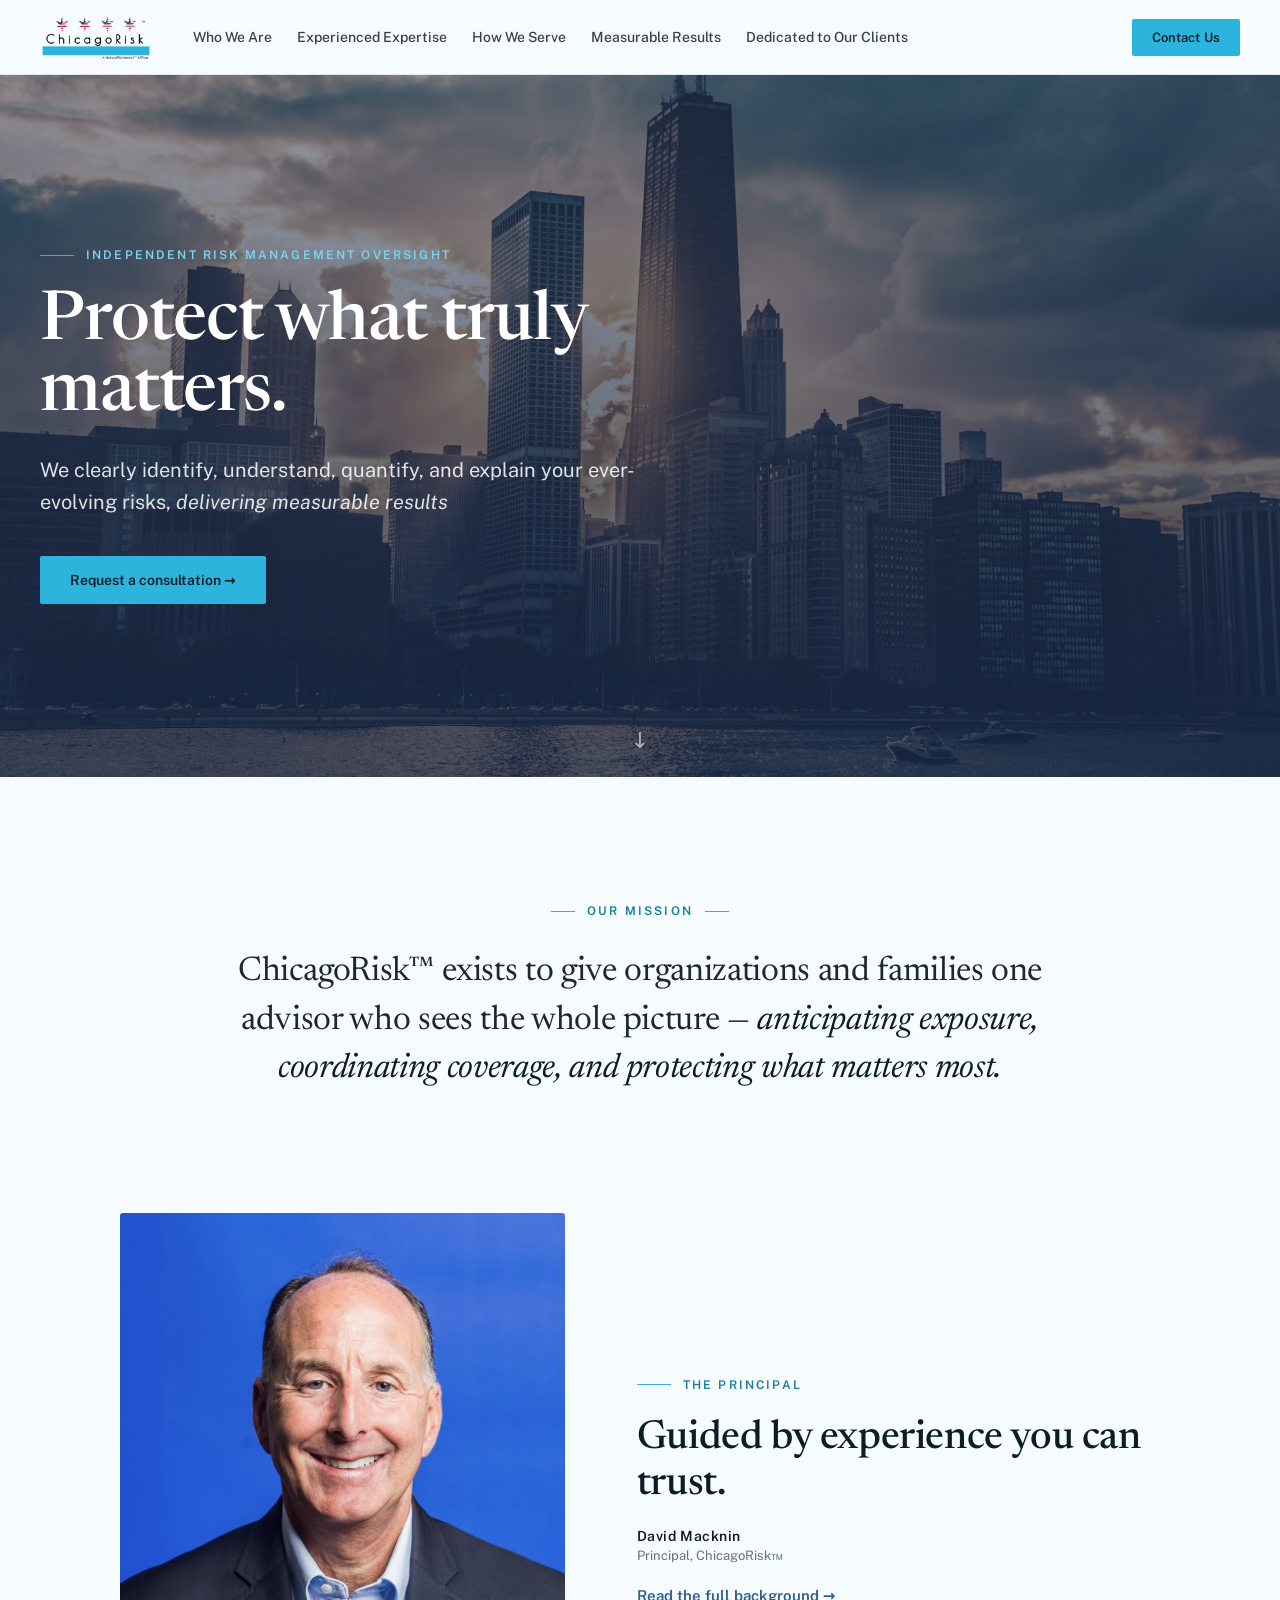
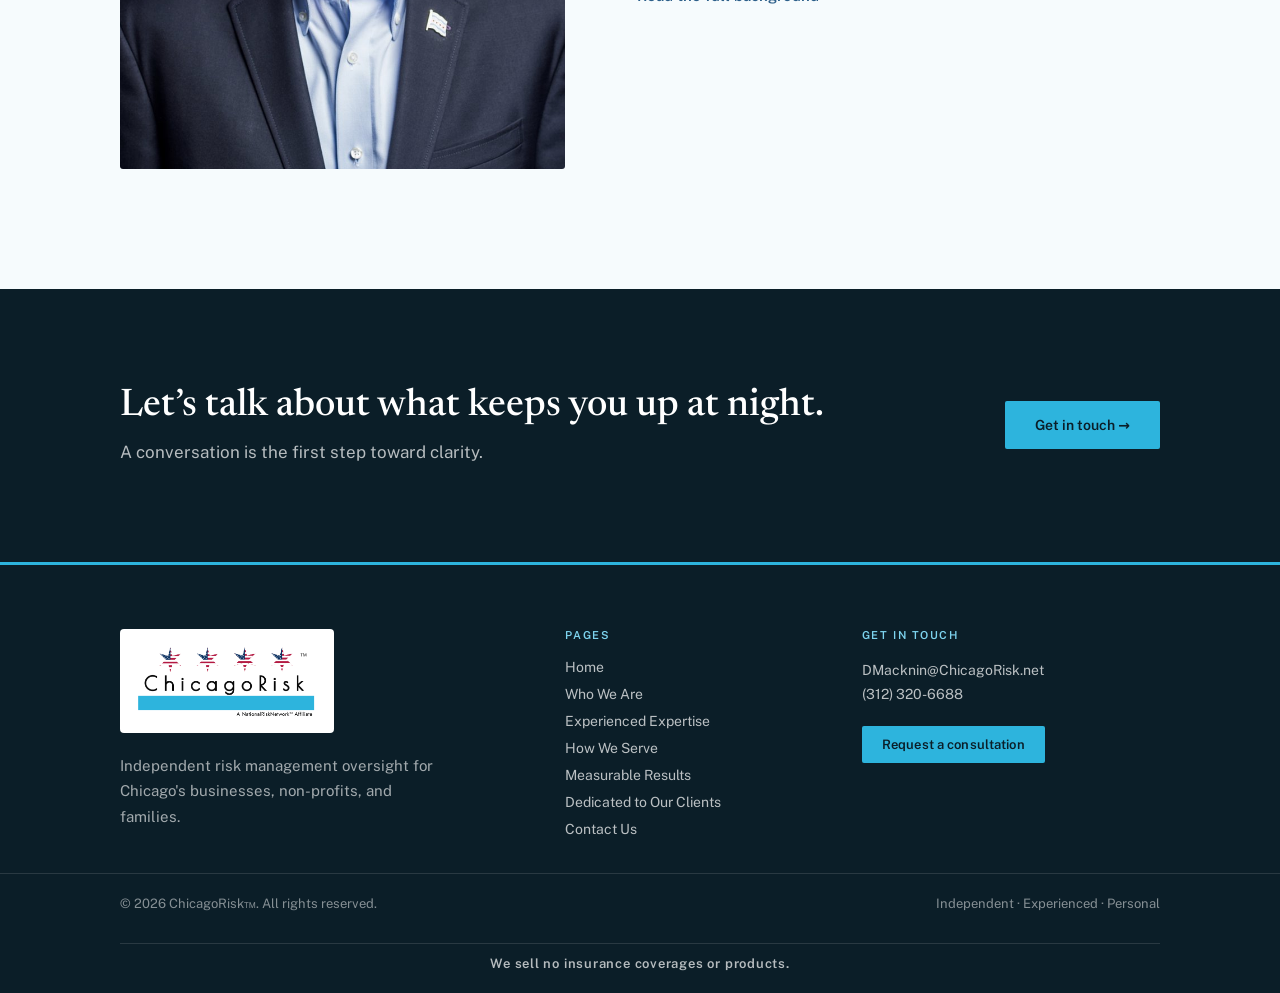
<file: index.html>
<!DOCTYPE html>
<html lang="en">
<head>
  <meta charset="utf-8">
  <meta name="viewport" content="width=device-width, initial-scale=1">
  <title>Independent Risk Management Oversight, IL | ChicagoRisk</title>
  <meta name="description" content="ChicagoRisk provides independent risk management advisory for Chicago businesses, non-profits, and high-net-worth families. No commissions, no conflicts.">
  <link rel="canonical" href="https://www.chicagorisk.net/">
  <meta property="og:title" content="ChicagoRisk — Clarity in the Face of Risk">
  <meta property="og:description" content="Independent risk management oversight for Chicago's businesses, non-profits, and families.">
  <meta property="og:url" content="https://www.chicagorisk.net/">
  <meta property="og:type" content="website">
  <meta property="og:site_name" content="ChicagoRisk">
  <meta name="twitter:card" content="summary_large_image">
  <meta name="twitter:title" content="ChicagoRisk — Clarity in the Face of Risk">
  <meta name="twitter:description" content="Independent risk management oversight for Chicago's businesses, non-profits, and families.">
  <link rel="preconnect" href="https://fonts.googleapis.com">
  <link rel="preconnect" href="https://fonts.gstatic.com" crossorigin>
  <link href="https://fonts.googleapis.com/css2?family=Newsreader:ital,opsz,wght@0,6..72,400;0,6..72,500;0,6..72,600;1,6..72,400;1,6..72,500&family=Public+Sans:wght@400;500;600;700&display=swap" rel="stylesheet">
  <link rel="stylesheet" href="css/variables.css?v=2">
  <link rel="stylesheet" href="css/base.css?v=2">
  <link rel="stylesheet" href="css/layout.css?v=2">
  <link rel="stylesheet" href="css/components.css?v=2">
  <link rel="stylesheet" href="css/pages.css?v=2">
  <link rel="stylesheet" href="css/responsive.css?v=2">
  <link rel="icon" type="image/png" href="assets/images/CR_logo.png">
  <link rel="preload" as="image" href="assets/images/Index_CR.jpg" fetchpriority="high">
  <script type="application/ld+json">
  {
    "@context": "https://schema.org",
    "@type": "ProfessionalService",
    "@id": "https://www.chicagorisk.net/#organization",
    "name": "ChicagoRisk",
    "alternateName": "ChicagoRisk™",
    "url": "https://www.chicagorisk.net",
    "logo": "https://www.chicagorisk.net/assets/images/CR_logo.png",
    "image": "https://www.chicagorisk.net/assets/images/Index_CR.jpg",
    "description": "Independent risk management oversight for Chicago's businesses, non-profits, and families. No commissions, no conflicts.",
    "telephone": "+1-312-320-6688",
    "email": "DMacknin@ChicagoRisk.net",
    "address": [
      {
        "@type": "PostalAddress",
        "streetAddress": "625 N Michigan Avenue",
        "addressLocality": "Chicago",
        "addressRegion": "IL",
        "postalCode": "60611",
        "addressCountry": "US"
      },
      {
        "@type": "PostalAddress",
        "streetAddress": "833 Laurel Ave, Suite 201",
        "addressLocality": "Highland Park",
        "addressRegion": "IL",
        "postalCode": "60035",
        "addressCountry": "US"
      }
    ],
    "areaServed": {
      "@type": "State",
      "name": "Illinois"
    },
    "founder": {
      "@type": "Person",
      "name": "David Macknin",
      "jobTitle": "Principal",
      "url": "https://www.chicagorisk.net/expertise",
      "sameAs": "https://linkedin.com/in/dmacknin"
    },
    "memberOf": {
      "@type": "Organization",
      "name": "NationalRiskNetwork",
      "url": "https://www.nationalrisknetwork.net"
    },
    "sameAs": [
      "https://linkedin.com/in/dmacknin",
      "https://www.nationalrisknetwork.net"
    ]
  }
  </script>
  <script type="application/ld+json">
  {
    "@context": "https://schema.org",
    "@type": "WebSite",
    "name": "ChicagoRisk",
    "url": "https://www.chicagorisk.net",
    "publisher": { "@id": "https://www.chicagorisk.net/#organization" }
  }
  </script>
</head>
<body>
  <a href="#main-content" class="skip-nav">Skip to main content</a>

  <div class="page-wrapper">

    <!-- NAV -->
    <header>
      <nav class="site-nav" aria-label="Main navigation">
        <div class="nav-container">
          <div class="nav-left">
            <a href="index.html" class="logo" aria-label="ChicagoRisk home">
              <img src="assets/images/CR_logo.png" alt="ChicagoRisk" width="1440" height="649">
            </a>
            <button class="nav-toggle" aria-expanded="false" aria-controls="nav-menu" aria-label="Toggle navigation">
              <span class="nav-toggle-bar"></span>
              <span class="nav-toggle-bar"></span>
              <span class="nav-toggle-bar"></span>
            </button>
            <div class="nav-links" id="nav-menu">
            <a href="who-we-are.html" class="nav-link">Who We Are</a>
            <a href="expertise.html" class="nav-link">Experienced Expertise</a>
            <a href="how-we-serve.html" class="nav-link">How We Serve</a>
            <a href="results.html" class="nav-link">Measurable Results</a>
            <a href="testimonials.html" class="nav-link">Dedicated to Our Clients</a>
            <a href="contact.html" class="nav-link nav-link--contact">Contact Us</a>
            </div>
          </div>
          <a href="contact.html" class="btn-cta btn-cta--sm nav-cta">Contact Us</a>
        </div>
      </nav>
    </header>

    <main id="main-content">

      <!-- HERO -->
      <section class="hero" style="background-image:linear-gradient(180deg,rgba(16,35,67,.45) 0%,rgba(16,35,67,.74) 100%),url('assets/images/Index_CR.jpg')">
        <div class="hero__content">
          <div class="hero__inner">
            <div class="hero__label">
              <div class="hero__label-line" aria-hidden="true"></div>
              <div class="hero__label-text">Independent risk management oversight</div>
            </div>
            <h1>Protect what truly matters.</h1>
            <p class="hero__subtitle">We clearly identify, understand, quantify, and explain your ever-evolving risks, <em>delivering measurable results</em></p>
            <a href="contact.html" class="btn-cta">Request a consultation →</a>
          </div>
        </div>
        <div class="hero__scroll" aria-hidden="true">↓</div>
      </section>

      <!-- MISSION -->
      <section class="mission">
        <div class="container container--prose-wide">
          <div class="section-label section-label--centered">
            <div class="section-label__line" aria-hidden="true"></div>
            <div class="section-label__text">Our mission</div>
            <div class="section-label__line" aria-hidden="true"></div>
          </div>
          <p class="mission__text">ChicagoRisk&trade; exists to give organizations and families one advisor who sees the whole picture — <em>anticipating exposure, coordinating coverage, and protecting what matters most.</em></p>
        </div>
      </section>

      <!-- PRINCIPAL TEASER -->
      <section class="principal-teaser">
        <div class="principal-teaser__grid">
          <div class="principal-teaser__photo" style="overflow:hidden;border-radius:3px">
            <img src="assets/images/DavidHeadshot.jpg" alt="David Macknin, Principal of ChicagoRisk" width="794" height="1100" loading="lazy" style="width:100%;height:100%;object-fit:cover;object-position:center 5%">
          </div>
          <div>
            <div class="section-label">
              <div class="section-label__line" aria-hidden="true"></div>
              <div class="section-label__text">The principal</div>
            </div>
            <h2 class="principal-teaser__title">Guided by experience you can trust.</h2>
            <div style="font:600 14px var(--cr-font-sans);letter-spacing:.04em;color:var(--cr-navy);margin-top:16px">David Macknin</div>
            <div style="font:400 13px var(--cr-font-sans);color:var(--cr-text-muted);margin-top:4px">Principal, ChicagoRisk&trade;</div>
            <a href="expertise.html" class="link-arrow" style="margin-top:24px">Read the full background →</a>
          </div>
        </div>
      </section>

      <!-- CONTACT BAND -->
      <section class="cta-band">
        <div class="cta-band__inner">
          <div>
            <h2 class="cta-band__title">Let&rsquo;s talk about what keeps you up at night.</h2>
            <p class="cta-band__text">A conversation is the first step toward clarity.</p>
          </div>
          <a href="contact.html" class="btn-cta">Get in touch →</a>
        </div>
      </section>

    </main>

    <!-- FOOTER -->
    <footer class="site-footer">
      <div class="footer-grid">
        <div>
          <div class="footer-logo">
            <img src="assets/images/CR_logo.png" alt="ChicagoRisk" width="1440" height="649">
          </div>
          <p class="footer-desc">Independent risk management oversight for Chicago's businesses, non-profits, and families.</p>
        </div>
        <nav aria-label="Footer navigation">
          <div class="footer-heading">Pages</div>
          <div class="footer-links">
            <a href="index.html" class="footer-link">Home</a>
            <a href="who-we-are.html" class="footer-link">Who We Are</a>
            <a href="expertise.html" class="footer-link">Experienced Expertise</a>
            <a href="how-we-serve.html" class="footer-link">How We Serve</a>
            <a href="results.html" class="footer-link">Measurable Results</a>
            <a href="testimonials.html" class="footer-link">Dedicated to Our Clients</a>
            <a href="contact.html" class="footer-link">Contact Us</a>
          </div>
        </nav>
        <div>
          <div class="footer-heading">Get in touch</div>
          <div class="footer-contact-text"><a href="mailto:DMacknin@ChicagoRisk.net" style="color:inherit;text-decoration:none">DMacknin@ChicagoRisk.net</a><br><a href="tel:+13123206688" style="color:inherit;text-decoration:none">(312) 320-6688</a></div>
          <a href="contact.html" class="btn-cta btn-cta--sm" style="margin-top:20px">Request a consultation</a>
        </div>
      </div>
      <div class="footer-bottom">
        <div class="footer-bottom-inner">
          <div class="footer-copy">&copy; 2026 ChicagoRisk&trade;. All rights reserved.</div>
          <div class="footer-copy">Independent · Experienced · Personal</div>
          <div style="flex-basis:100%;text-align:center;margin-top:12px;padding-top:12px;border-top:1px solid rgba(255,255,255,.12)"><div style="font:600 13px var(--cr-font-sans);letter-spacing:.06em;color:rgba(255,255,255,.7)">We sell no insurance coverages or products.</div></div>
        </div>
      </div>
    </footer>

  </div>

  <script src="js/main.js?v=2"></script>
</body>
</html>
</file>
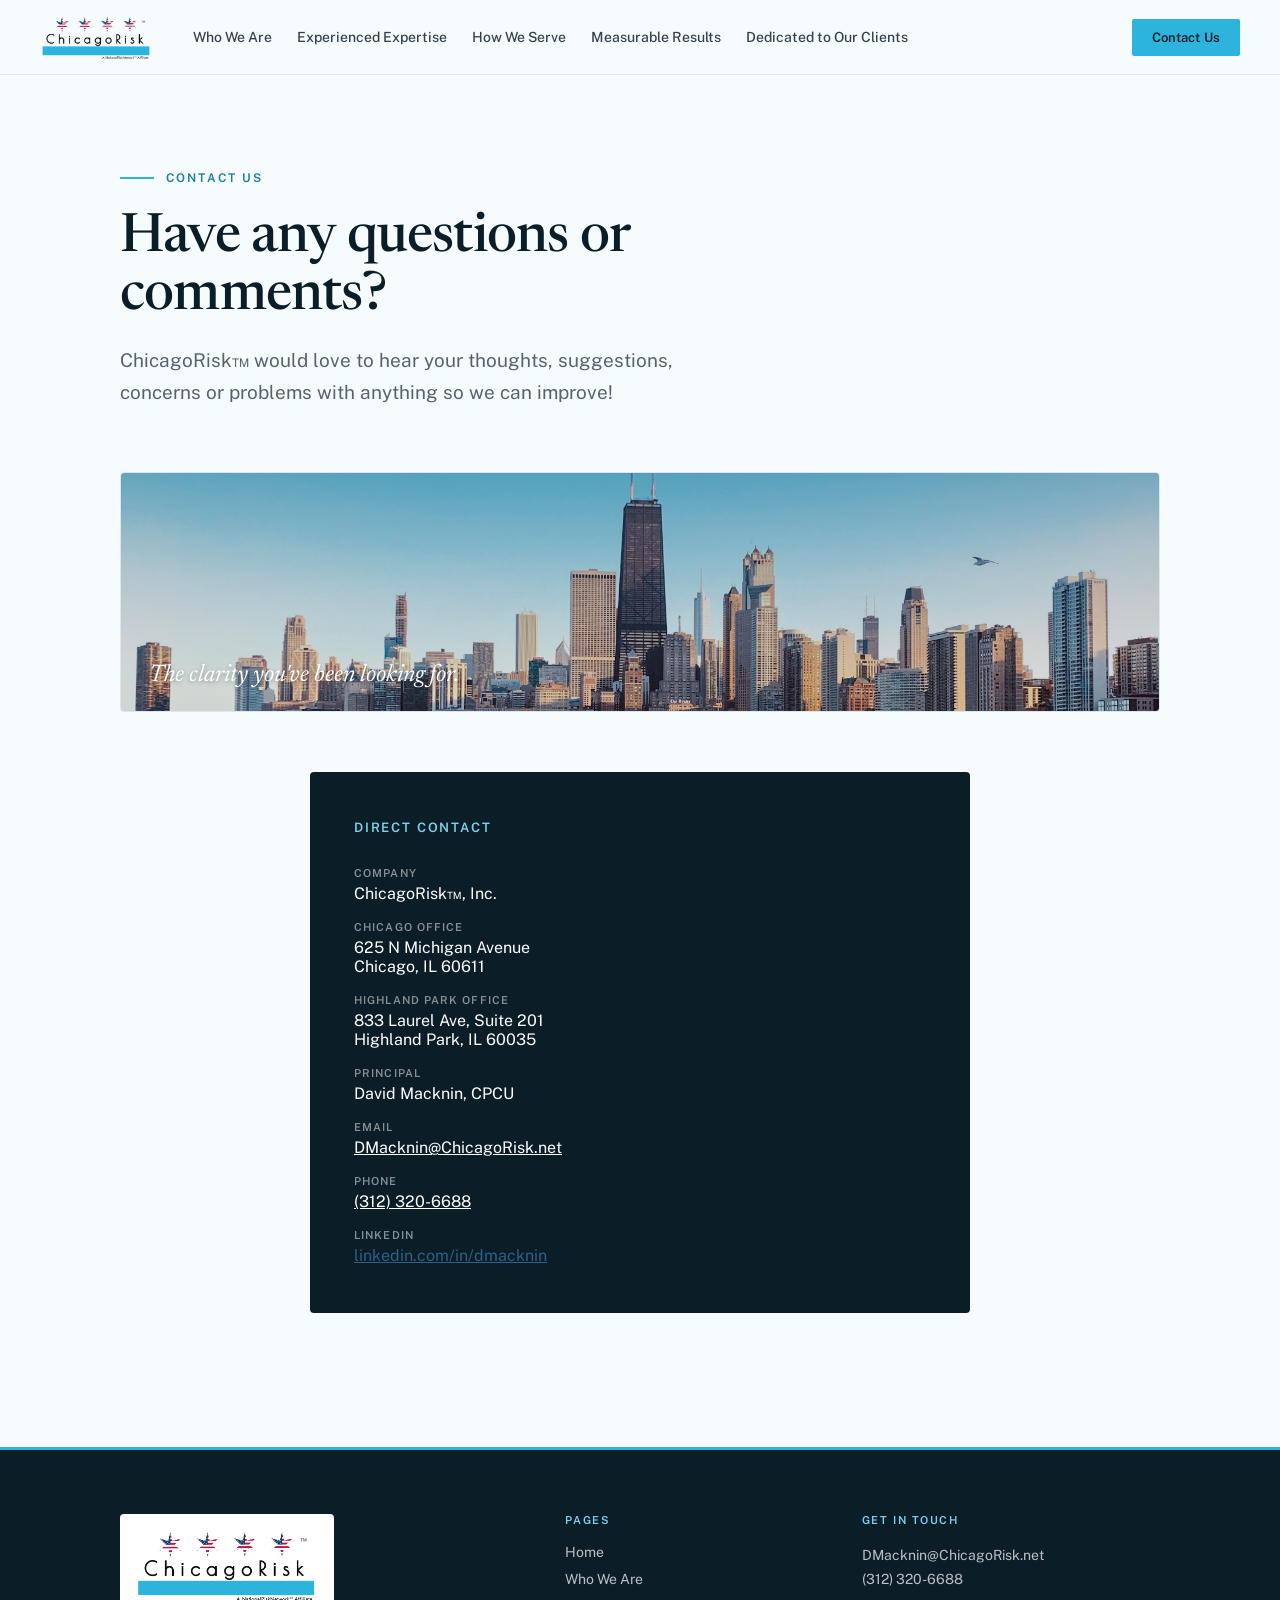
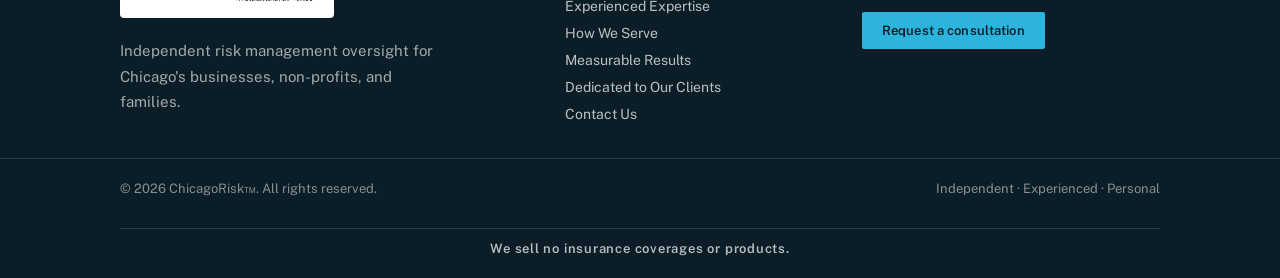
<file: contact.html>
<!DOCTYPE html>
<html lang="en">
<head>
  <meta charset="utf-8">
  <meta name="viewport" content="width=device-width, initial-scale=1">
  <title>Contact Us | ChicagoRisk</title>
  <meta name="description" content="Request a confidential consultation with ChicagoRisk. No obligation, complete discretion.">
  <link rel="canonical" href="https://www.chicagorisk.net/contact">
  <meta property="og:title" content="Contact Us | ChicagoRisk">
  <meta property="og:description" content="Request a confidential consultation with ChicagoRisk. No obligation, complete discretion.">
  <meta property="og:url" content="https://www.chicagorisk.net/contact">
  <meta property="og:type" content="website">
  <meta property="og:site_name" content="ChicagoRisk">
  <meta name="twitter:card" content="summary_large_image">
  <meta name="twitter:title" content="Contact Us | ChicagoRisk">
  <meta name="twitter:description" content="Request a confidential consultation with ChicagoRisk. No obligation, complete discretion.">
  <link rel="preconnect" href="https://fonts.googleapis.com">
  <link rel="preconnect" href="https://fonts.gstatic.com" crossorigin>
  <link href="https://fonts.googleapis.com/css2?family=Newsreader:ital,opsz,wght@0,6..72,400;0,6..72,500;0,6..72,600;1,6..72,400;1,6..72,500&family=Public+Sans:wght@400;500;600;700&display=swap" rel="stylesheet">
  <link rel="stylesheet" href="css/variables.css?v=2">
  <link rel="stylesheet" href="css/base.css?v=2">
  <link rel="stylesheet" href="css/layout.css?v=2">
  <link rel="stylesheet" href="css/components.css?v=2">
  <link rel="stylesheet" href="css/pages.css?v=2">
  <link rel="stylesheet" href="css/responsive.css?v=2">
  <link rel="icon" type="image/png" href="assets/images/CR_logo.png">
  <script type="application/ld+json">
  {
    "@context": "https://schema.org",
    "@type": "BreadcrumbList",
    "itemListElement": [
      { "@type": "ListItem", "position": 1, "name": "Home", "item": "https://www.chicagorisk.net/" },
      { "@type": "ListItem", "position": 2, "name": "Contact Us", "item": "https://www.chicagorisk.net/contact" }
    ]
  }
  </script>
</head>
<body>
  <a href="#main-content" class="skip-nav">Skip to main content</a>

  <div class="page-wrapper">

    <header>
      <nav class="site-nav" aria-label="Main navigation">
        <div class="nav-container">
          <div class="nav-left">
            <a href="index.html" class="logo" aria-label="ChicagoRisk home">
              <img src="assets/images/CR_logo.png" alt="ChicagoRisk" width="1440" height="649">
            </a>
            <button class="nav-toggle" aria-expanded="false" aria-controls="nav-menu" aria-label="Toggle navigation">
              <span class="nav-toggle-bar"></span>
              <span class="nav-toggle-bar"></span>
              <span class="nav-toggle-bar"></span>
            </button>
            <div class="nav-links" id="nav-menu">
            <a href="who-we-are.html" class="nav-link">Who We Are</a>
            <a href="expertise.html" class="nav-link">Experienced Expertise</a>
            <a href="how-we-serve.html" class="nav-link">How We Serve</a>
            <a href="results.html" class="nav-link">Measurable Results</a>
            <a href="testimonials.html" class="nav-link">Dedicated to Our Clients</a>
            <a href="contact.html" class="nav-link nav-link--contact">Contact Us</a>
            </div>
          </div>
          <a href="contact.html" class="btn-cta btn-cta--sm nav-cta">Contact Us</a>
        </div>
      </nav>
    </header>

    <main id="main-content">

      <section class="page-header page-header--with-sub">
        <div class="container">
          <div class="section-label">
            <div class="section-label__line" aria-hidden="true"></div>
            <div class="section-label__text">Contact us</div>
          </div>
          <h1 class="page-title" style="max-width:760px;margin-bottom:18px">Have any questions or comments?</h1>
          <p class="page-subtitle" style="max-width:600px">ChicagoRisk™ would love to hear your thoughts, suggestions, concerns or problems with anything so we can improve!</p>
        </div>
      </section>

      <!-- SKYLINE IMAGE -->
      <section class="contact-skyline">
        <div class="container">
          <div class="contact-skyline__img" role="img" aria-label="Clear-sky view of the Chicago skyline from Lake Michigan" style="background-image:linear-gradient(180deg,rgba(16,35,67,.35),rgba(16,35,67,.15)),url('assets/images/ChicagoClear.png');background-size:cover;background-position:center">
            <div class="contact-skyline__tagline" style="text-shadow:0 1px 4px rgba(0,0,0,.3);color:#fff">The clarity you've been looking for.</div>
          </div>
        </div>
      </section>

      <!-- DETAILS -->
      <section class="contact-form-section">
        <div class="container">
          <div style="max-width:660px;margin:0 auto">
            <div class="contact-box" style="padding:48px 44px">
              <div class="contact-box__heading" style="font-size:13px;margin-bottom:32px">Direct contact</div>
              <div class="contact-box__items">
                <div>
                  <div class="contact-box__label">Company</div>
                  <div class="contact-box__value">ChicagoRisk&trade;, Inc.</div>
                </div>
                <div>
                  <div class="contact-box__label">Chicago Office</div>
                  <div class="contact-box__value">625 N Michigan Avenue<br>Chicago, IL 60611</div>
                </div>
                <div>
                  <div class="contact-box__label">Highland Park Office</div>
                  <div class="contact-box__value">833 Laurel Ave, Suite 201<br>Highland Park, IL 60035</div>
                </div>
                <div>
                  <div class="contact-box__label">Principal</div>
                  <div class="contact-box__value">David Macknin, CPCU</div>
                </div>
                <div>
                  <div class="contact-box__label">Email</div>
                  <div class="contact-box__value"><a href="mailto:DMacknin@ChicagoRisk.net" style="color:inherit;text-decoration:underline">DMacknin@ChicagoRisk.net</a></div>
                </div>
                <div>
                  <div class="contact-box__label">Phone</div>
                  <div class="contact-box__value"><a href="tel:+13123206688" style="color:inherit;text-decoration:underline">(312) 320-6688</a></div>
                </div>
                <div>
                  <div class="contact-box__label">LinkedIn</div>
                  <div class="contact-box__value"><a href="https://linkedin.com/in/dmacknin" target="_blank" rel="noopener noreferrer" style="color:var(--cr-blue);text-decoration:underline">linkedin.com/in/dmacknin <span class="visually-hidden">(opens in new tab)</span></a></div>
                </div>
              </div>
            </div>
          </div>
        </div>
      </section>

    </main>

    <footer class="site-footer">
      <div class="footer-grid">
        <div>
          <div class="footer-logo">
            <img src="assets/images/CR_logo.png" alt="ChicagoRisk" width="1440" height="649">
          </div>
          <p class="footer-desc">Independent risk management oversight for Chicago's businesses, non-profits, and families.</p>
        </div>
        <nav aria-label="Footer navigation">
          <div class="footer-heading">Pages</div>
          <div class="footer-links">
            <a href="index.html" class="footer-link">Home</a>
            <a href="who-we-are.html" class="footer-link">Who We Are</a>
            <a href="expertise.html" class="footer-link">Experienced Expertise</a>
            <a href="how-we-serve.html" class="footer-link">How We Serve</a>
            <a href="results.html" class="footer-link">Measurable Results</a>
            <a href="testimonials.html" class="footer-link">Dedicated to Our Clients</a>
            <a href="contact.html" class="footer-link">Contact Us</a>
          </div>
        </nav>
        <div>
          <div class="footer-heading">Get in touch</div>
          <div class="footer-contact-text"><a href="mailto:DMacknin@ChicagoRisk.net" style="color:inherit;text-decoration:none">DMacknin@ChicagoRisk.net</a><br><a href="tel:+13123206688" style="color:inherit;text-decoration:none">(312) 320-6688</a></div>
          <a href="contact.html" class="btn-cta btn-cta--sm" style="margin-top:20px">Request a consultation</a>
        </div>
      </div>
      <div class="footer-bottom">
        <div class="footer-bottom-inner">
          <div class="footer-copy">&copy; 2026 ChicagoRisk&trade;. All rights reserved.</div>
          <div class="footer-copy">Independent · Experienced · Personal</div>
          <div style="flex-basis:100%;text-align:center;margin-top:12px;padding-top:12px;border-top:1px solid rgba(255,255,255,.12)"><div style="font:600 13px var(--cr-font-sans);letter-spacing:.06em;color:rgba(255,255,255,.7)">We sell no insurance coverages or products.</div></div>
        </div>
      </div>
    </footer>

  </div>

  <script src="js/main.js?v=2"></script>
</body>
</html>
</file>
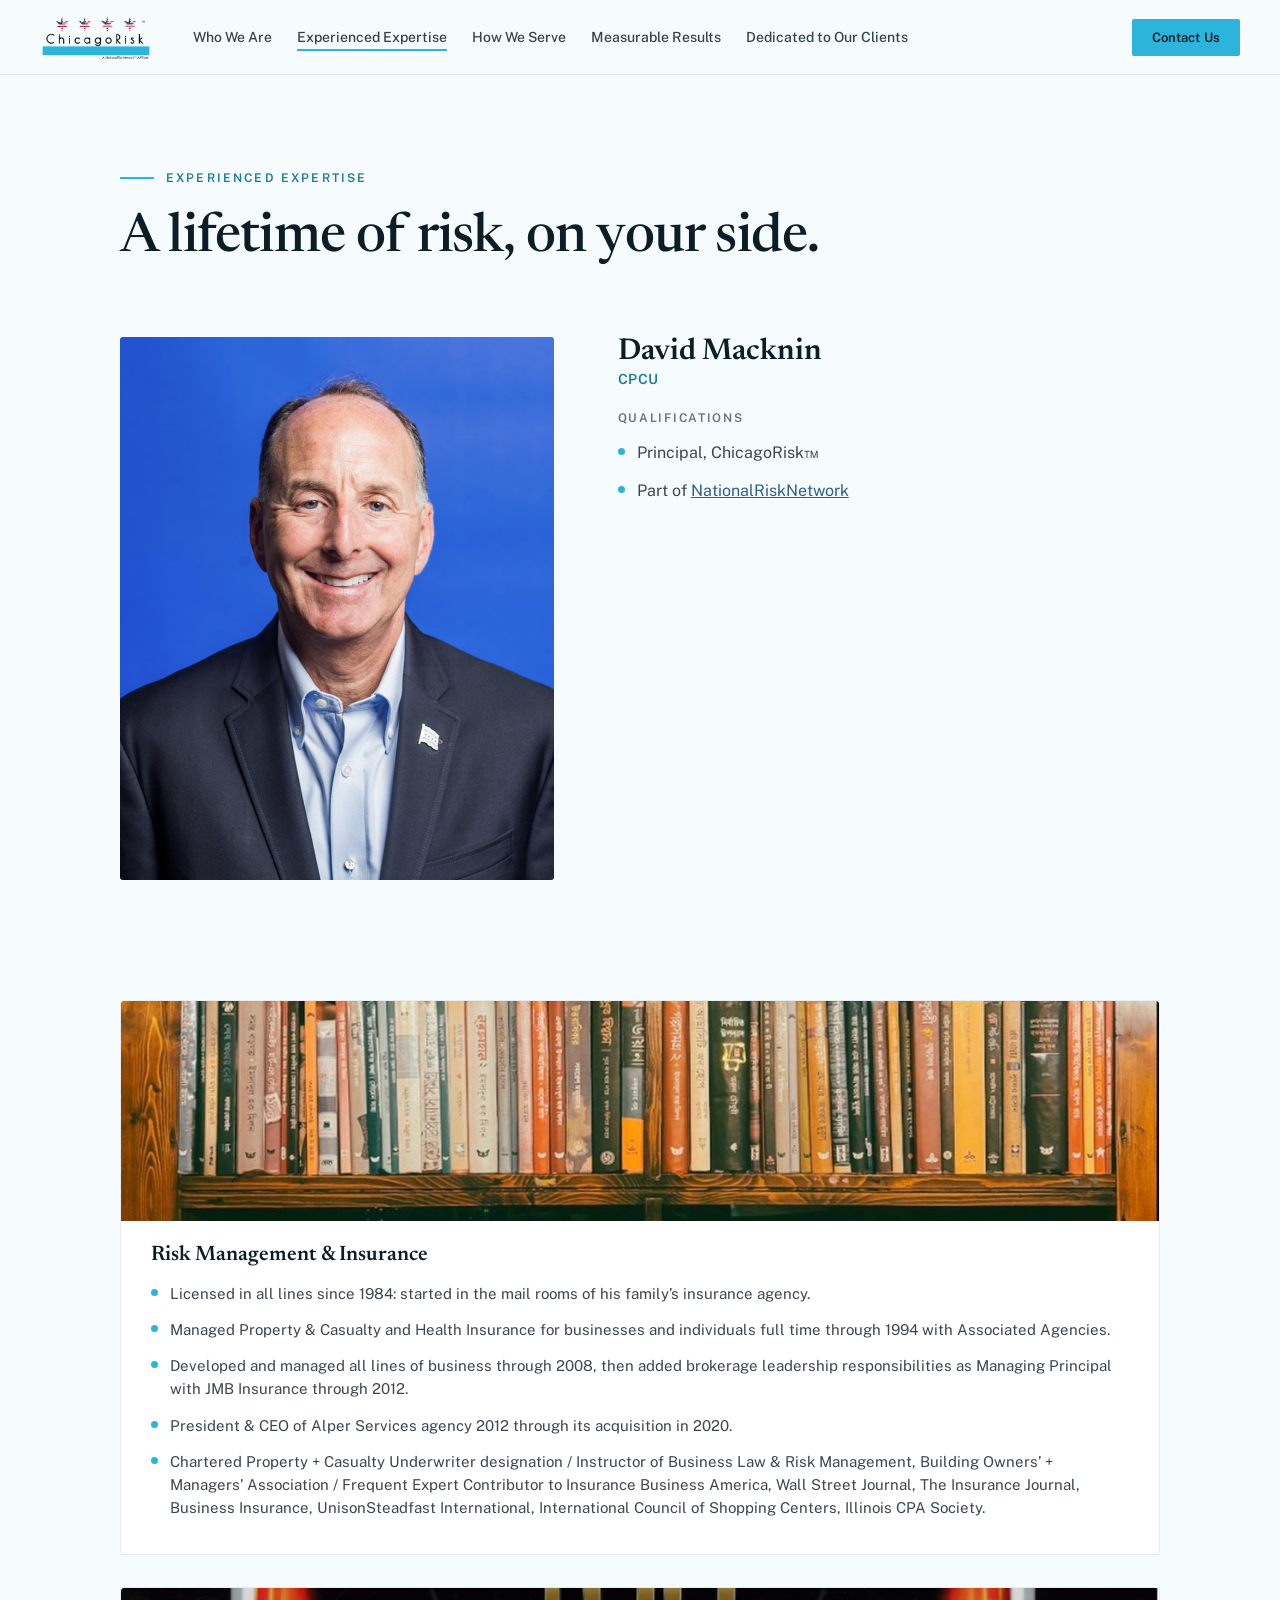
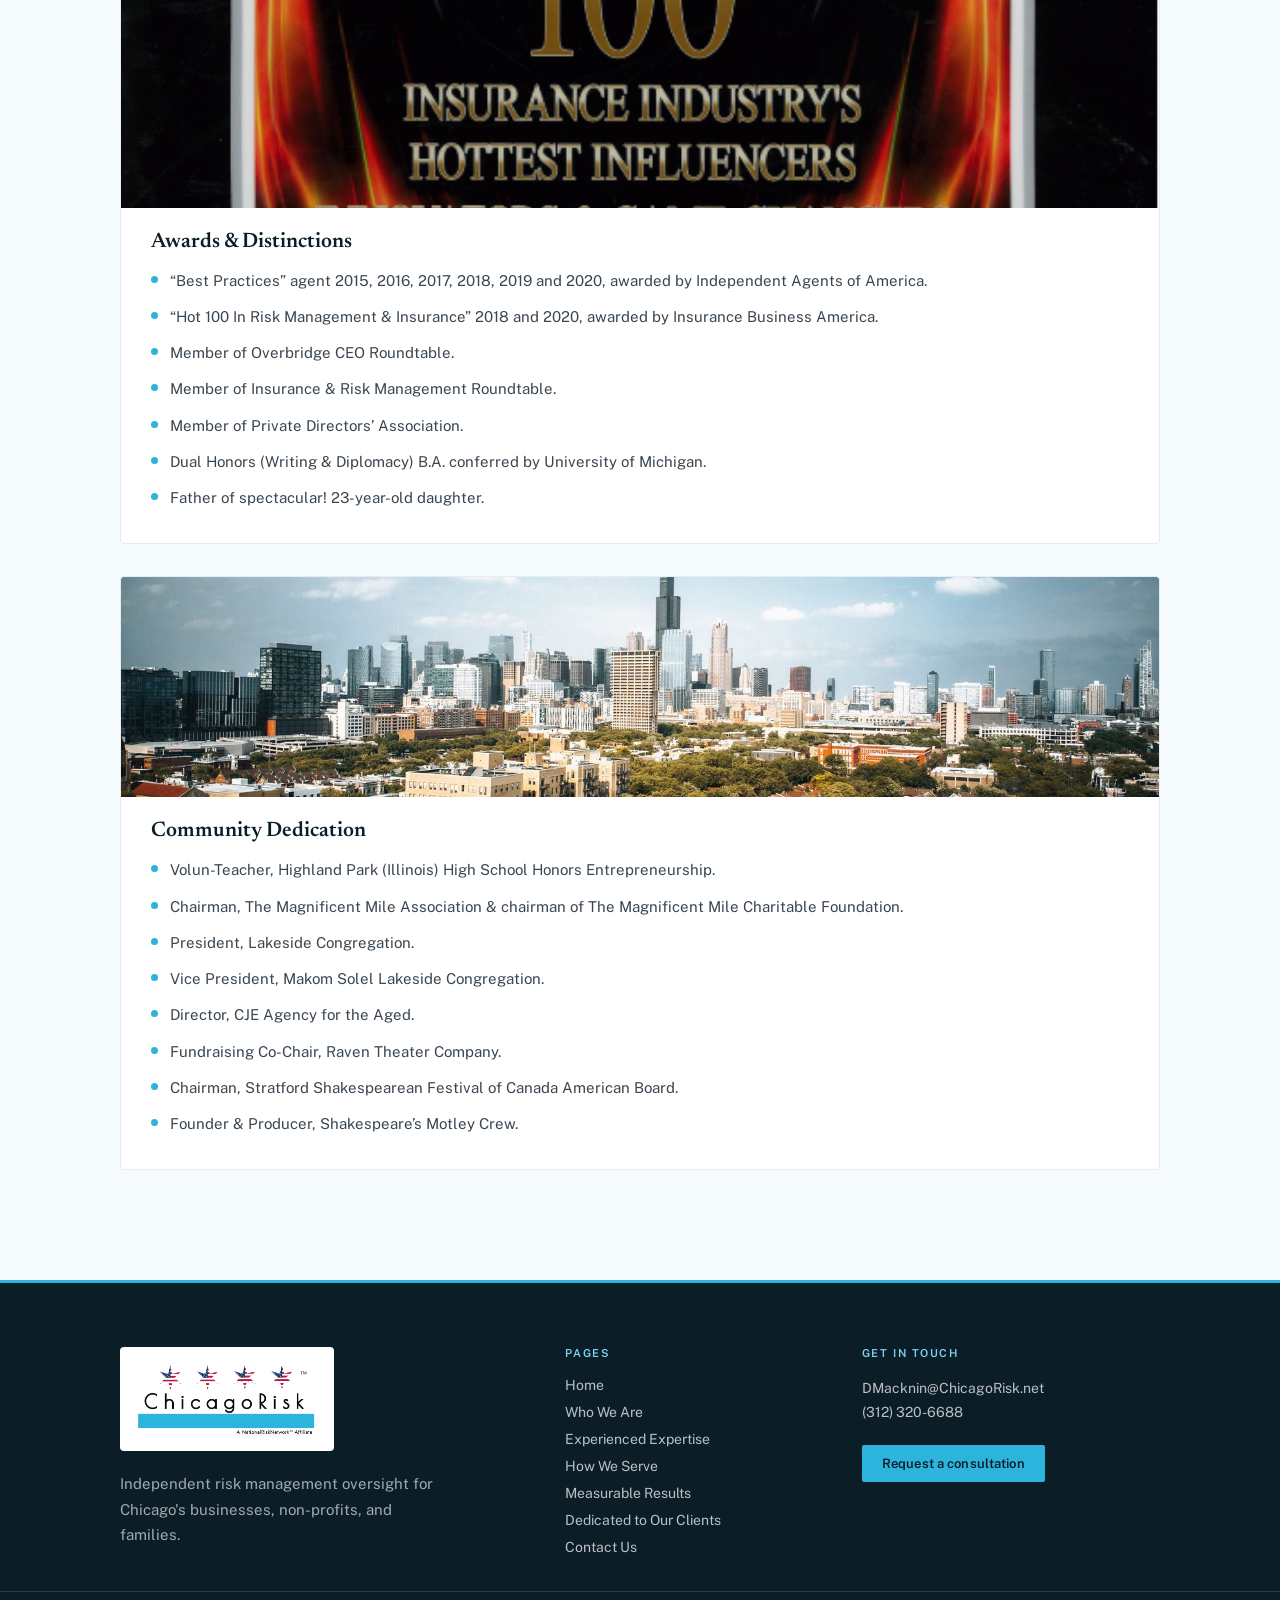
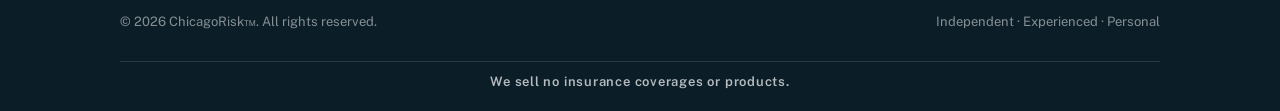
<file: expertise.html>
<!DOCTYPE html>
<html lang="en">
<head>
  <meta charset="utf-8">
  <meta name="viewport" content="width=device-width, initial-scale=1">
  <title>Experienced Expertise | ChicagoRisk</title>
  <meta name="description" content="Meet the principal behind ChicagoRisk. Decades of risk management and insurance leadership, applied entirely on the client's side.">
  <link rel="canonical" href="https://www.chicagorisk.net/expertise">
  <meta property="og:title" content="Experienced Expertise | ChicagoRisk">
  <meta property="og:description" content="Decades of risk management and insurance leadership, applied entirely on the client's side.">
  <meta property="og:url" content="https://www.chicagorisk.net/expertise">
  <meta property="og:type" content="website">
  <meta property="og:site_name" content="ChicagoRisk">
  <meta name="twitter:card" content="summary_large_image">
  <meta name="twitter:title" content="Experienced Expertise | ChicagoRisk">
  <meta name="twitter:description" content="Decades of risk management and insurance leadership, applied entirely on the client's side.">
  <link rel="preconnect" href="https://fonts.googleapis.com">
  <link rel="preconnect" href="https://fonts.gstatic.com" crossorigin>
  <link href="https://fonts.googleapis.com/css2?family=Newsreader:ital,opsz,wght@0,6..72,400;0,6..72,500;0,6..72,600;1,6..72,400;1,6..72,500&family=Public+Sans:wght@400;500;600;700&display=swap" rel="stylesheet">
  <link rel="stylesheet" href="css/variables.css?v=2">
  <link rel="stylesheet" href="css/base.css?v=2">
  <link rel="stylesheet" href="css/layout.css?v=2">
  <link rel="stylesheet" href="css/components.css?v=2">
  <link rel="stylesheet" href="css/pages.css?v=2">
  <link rel="stylesheet" href="css/responsive.css?v=2">
  <link rel="icon" type="image/png" href="assets/images/CR_logo.png">
  <script type="application/ld+json">
  {
    "@context": "https://schema.org",
    "@type": "BreadcrumbList",
    "itemListElement": [
      { "@type": "ListItem", "position": 1, "name": "Home", "item": "https://www.chicagorisk.net/" },
      { "@type": "ListItem", "position": 2, "name": "Experienced Expertise", "item": "https://www.chicagorisk.net/expertise" }
    ]
  }
  </script>
  <script type="application/ld+json">
  {
    "@context": "https://schema.org",
    "@type": "Person",
    "name": "David Macknin",
    "jobTitle": "Principal, CPCU",
    "worksFor": { "@id": "https://www.chicagorisk.net/#organization" },
    "image": "https://www.chicagorisk.net/assets/images/DavidHeadshot.jpg",
    "url": "https://www.chicagorisk.net/expertise",
    "sameAs": "https://linkedin.com/in/dmacknin",
    "alumniOf": {
      "@type": "CollegeOrUniversity",
      "name": "University of Michigan"
    },
    "hasCredential": {
      "@type": "EducationalOccupationalCredential",
      "credentialCategory": "Chartered Property Casualty Underwriter (CPCU)"
    }
  }
  </script>
</head>
<body>
  <a href="#main-content" class="skip-nav">Skip to main content</a>

  <div class="page-wrapper">

    <header>
      <nav class="site-nav" aria-label="Main navigation">
        <div class="nav-container">
          <div class="nav-left">
            <a href="index.html" class="logo" aria-label="ChicagoRisk home">
              <img src="assets/images/CR_logo.png" alt="ChicagoRisk" width="1440" height="649">
            </a>
            <button class="nav-toggle" aria-expanded="false" aria-controls="nav-menu" aria-label="Toggle navigation">
              <span class="nav-toggle-bar"></span>
              <span class="nav-toggle-bar"></span>
              <span class="nav-toggle-bar"></span>
            </button>
            <div class="nav-links" id="nav-menu">
            <a href="who-we-are.html" class="nav-link">Who We Are</a>
            <a href="expertise.html" class="nav-link active" aria-current="page">Experienced Expertise</a>
            <a href="how-we-serve.html" class="nav-link">How We Serve</a>
            <a href="results.html" class="nav-link">Measurable Results</a>
            <a href="testimonials.html" class="nav-link">Dedicated to Our Clients</a>
            <a href="contact.html" class="nav-link nav-link--contact">Contact Us</a>
            </div>
          </div>
          <a href="contact.html" class="btn-cta btn-cta--sm nav-cta">Contact Us</a>
        </div>
      </nav>
    </header>

    <main id="main-content">

      <section class="page-header">
        <div class="container">
          <div class="section-label">
            <div class="section-label__line" aria-hidden="true"></div>
            <div class="section-label__text">Experienced expertise</div>
          </div>
          <h1 class="page-title" style="max-width:820px">A lifetime of risk, on your side.</h1>
        </div>
      </section>

      <!-- PRINCIPAL -->
      <section class="expertise-principal">
        <div class="expertise-principal__grid">
          <div class="expertise-principal__photo" style="overflow:hidden;border-radius:3px">
            <img src="assets/images/DavidHeadshot.jpg" alt="David Macknin, Principal of ChicagoRisk" width="794" height="1100" style="width:100%;height:100%;object-fit:cover;object-position:center 5%">
          </div>
          <div>
            <h2 class="expertise-principal__name">David Macknin</h2>
            <div class="expertise-principal__role">CPCU</div>
            <div class="expertise-principal__quals-label">Qualifications</div>
            <div class="bullet-list">
              <div class="bullet-item">
                <div class="bullet-dot" aria-hidden="true"></div>
                <span class="bullet-text bullet-text--lg">Principal, ChicagoRisk&trade;</span>
              </div>
              <div class="bullet-item">
                <div class="bullet-dot" aria-hidden="true"></div>
                <span class="bullet-text bullet-text--lg">Part of <a href="https://www.nationalrisknetwork.net" target="_blank" rel="noopener noreferrer" style="color:var(--cr-blue);text-decoration:underline">NationalRiskNetwork <span class="visually-hidden">(opens in new tab)</span></a></span>
              </div>
            </div>
          </div>
        </div>
      </section>

      <!-- EXPERTISE SECTIONS -->
      <section style="padding:40px 0 110px">
        <div class="container">
          <div style="display:flex;flex-direction:column;gap:32px">
            <!-- Risk Management & Insurance -->
            <div class="card">
              <img src="assets/images/EE1.jpg" alt="Bookshelf of reference volumes, representing decades of risk management and insurance expertise" width="1212" height="1600" loading="lazy" class="card__img">
              <h2 class="card__title">Risk Management &amp; Insurance</h2>
              <div class="bullet-list" style="margin-top:16px">
                <div class="bullet-item">
                  <div class="bullet-dot" aria-hidden="true"></div>
                  <span class="bullet-text">Licensed in all lines since 1984: started in the mail rooms of his family&rsquo;s insurance agency.</span>
                </div>
                <div class="bullet-item">
                  <div class="bullet-dot" aria-hidden="true"></div>
                  <span class="bullet-text">Managed Property &amp; Casualty and Health Insurance for businesses and individuals full time through 1994 with Associated Agencies.</span>
                </div>
                <div class="bullet-item">
                  <div class="bullet-dot" aria-hidden="true"></div>
                  <span class="bullet-text">Developed and managed all lines of business through 2008, then added brokerage leadership responsibilities as Managing Principal with JMB Insurance through 2012.</span>
                </div>
                <div class="bullet-item">
                  <div class="bullet-dot" aria-hidden="true"></div>
                  <span class="bullet-text">President &amp; CEO of Alper Services agency 2012 through its acquisition in 2020.</span>
                </div>
                <div class="bullet-item">
                  <div class="bullet-dot" aria-hidden="true"></div>
                  <span class="bullet-text">Chartered Property + Casualty Underwriter designation / Instructor of Business Law &amp; Risk Management, Building Owners&rsquo; + Managers&rsquo; Association / Frequent Expert Contributor to Insurance Business America, Wall Street Journal, The Insurance Journal, Business Insurance, UnisonSteadfast International, International Council of Shopping Centers, Illinois CPA Society.</span>
                </div>
              </div>
            </div>
            <!-- Awards & Distinctions -->
            <div class="card">
              <img src="assets/images/EE2.png" alt="Insurance Business America Hot 100 award seal, 2020" width="522" height="180" loading="lazy" class="card__img">
              <h2 class="card__title">Awards &amp; Distinctions</h2>
              <div class="bullet-list" style="margin-top:16px">
                <div class="bullet-item">
                  <div class="bullet-dot" aria-hidden="true"></div>
                  <span class="bullet-text">&ldquo;Best Practices&rdquo; agent 2015, 2016, 2017, 2018, 2019 and 2020, awarded by Independent Agents of America.</span>
                </div>
                <div class="bullet-item">
                  <div class="bullet-dot" aria-hidden="true"></div>
                  <span class="bullet-text">&ldquo;Hot 100 In Risk Management &amp; Insurance&rdquo; 2018 and 2020, awarded by Insurance Business America.</span>
                </div>
                <div class="bullet-item">
                  <div class="bullet-dot" aria-hidden="true"></div>
                  <span class="bullet-text">Member of Overbridge CEO Roundtable.</span>
                </div>
                <div class="bullet-item">
                  <div class="bullet-dot" aria-hidden="true"></div>
                  <span class="bullet-text">Member of Insurance &amp; Risk Management Roundtable.</span>
                </div>
                <div class="bullet-item">
                  <div class="bullet-dot" aria-hidden="true"></div>
                  <span class="bullet-text">Member of Private Directors&rsquo; Association.</span>
                </div>
                <div class="bullet-item">
                  <div class="bullet-dot" aria-hidden="true"></div>
                  <span class="bullet-text">Dual Honors (Writing &amp; Diplomacy) B.A. conferred by University of Michigan.</span>
                </div>
                <div class="bullet-item">
                  <div class="bullet-dot" aria-hidden="true"></div>
                  <span class="bullet-text">Father of spectacular! 23-year-old daughter.</span>
                </div>
              </div>
            </div>
            <!-- Community Dedication -->
            <div class="card">
              <img src="assets/images/EE3.jpg" alt="Aerial view of a Chicago neighborhood park and skyline" width="1600" height="1200" loading="lazy" class="card__img">
              <h2 class="card__title">Community Dedication</h2>
              <div class="bullet-list" style="margin-top:16px">
                <div class="bullet-item">
                  <div class="bullet-dot" aria-hidden="true"></div>
                  <span class="bullet-text">Volun-Teacher, Highland Park (Illinois) High School Honors Entrepreneurship.</span>
                </div>
                <div class="bullet-item">
                  <div class="bullet-dot" aria-hidden="true"></div>
                  <span class="bullet-text">Chairman, The Magnificent Mile Association &amp; chairman of The Magnificent Mile Charitable Foundation.</span>
                </div>
                <div class="bullet-item">
                  <div class="bullet-dot" aria-hidden="true"></div>
                  <span class="bullet-text">President, Lakeside Congregation.</span>
                </div>
                <div class="bullet-item">
                  <div class="bullet-dot" aria-hidden="true"></div>
                  <span class="bullet-text">Vice President, Makom Solel Lakeside Congregation.</span>
                </div>
                <div class="bullet-item">
                  <div class="bullet-dot" aria-hidden="true"></div>
                  <span class="bullet-text">Director, CJE Agency for the Aged.</span>
                </div>
                <div class="bullet-item">
                  <div class="bullet-dot" aria-hidden="true"></div>
                  <span class="bullet-text">Fundraising Co-Chair, Raven Theater Company.</span>
                </div>
                <div class="bullet-item">
                  <div class="bullet-dot" aria-hidden="true"></div>
                  <span class="bullet-text">Chairman, Stratford Shakespearean Festival of Canada American Board.</span>
                </div>
                <div class="bullet-item">
                  <div class="bullet-dot" aria-hidden="true"></div>
                  <span class="bullet-text">Founder &amp; Producer, Shakespeare&rsquo;s Motley Crew.</span>
                </div>
              </div>
            </div>
          </div>
        </div>
      </section>

    </main>

    <footer class="site-footer">
      <div class="footer-grid">
        <div>
          <div class="footer-logo">
            <img src="assets/images/CR_logo.png" alt="ChicagoRisk" width="1440" height="649">
          </div>
          <p class="footer-desc">Independent risk management oversight for Chicago's businesses, non-profits, and families.</p>
        </div>
        <nav aria-label="Footer navigation">
          <div class="footer-heading">Pages</div>
          <div class="footer-links">
            <a href="index.html" class="footer-link">Home</a>
            <a href="who-we-are.html" class="footer-link">Who We Are</a>
            <a href="expertise.html" class="footer-link">Experienced Expertise</a>
            <a href="how-we-serve.html" class="footer-link">How We Serve</a>
            <a href="results.html" class="footer-link">Measurable Results</a>
            <a href="testimonials.html" class="footer-link">Dedicated to Our Clients</a>
            <a href="contact.html" class="footer-link">Contact Us</a>
          </div>
        </nav>
        <div>
          <div class="footer-heading">Get in touch</div>
          <div class="footer-contact-text"><a href="mailto:DMacknin@ChicagoRisk.net" style="color:inherit;text-decoration:none">DMacknin@ChicagoRisk.net</a><br><a href="tel:+13123206688" style="color:inherit;text-decoration:none">(312) 320-6688</a></div>
          <a href="contact.html" class="btn-cta btn-cta--sm" style="margin-top:20px">Request a consultation</a>
        </div>
      </div>
      <div class="footer-bottom">
        <div class="footer-bottom-inner">
          <div class="footer-copy">&copy; 2026 ChicagoRisk&trade;. All rights reserved.</div>
          <div class="footer-copy">Independent · Experienced · Personal</div>
          <div style="flex-basis:100%;text-align:center;margin-top:12px;padding-top:12px;border-top:1px solid rgba(255,255,255,.12)"><div style="font:600 13px var(--cr-font-sans);letter-spacing:.06em;color:rgba(255,255,255,.7)">We sell no insurance coverages or products.</div></div>
        </div>
      </div>
    </footer>

  </div>

  <script src="js/main.js?v=2"></script>
</body>
</html>
</file>
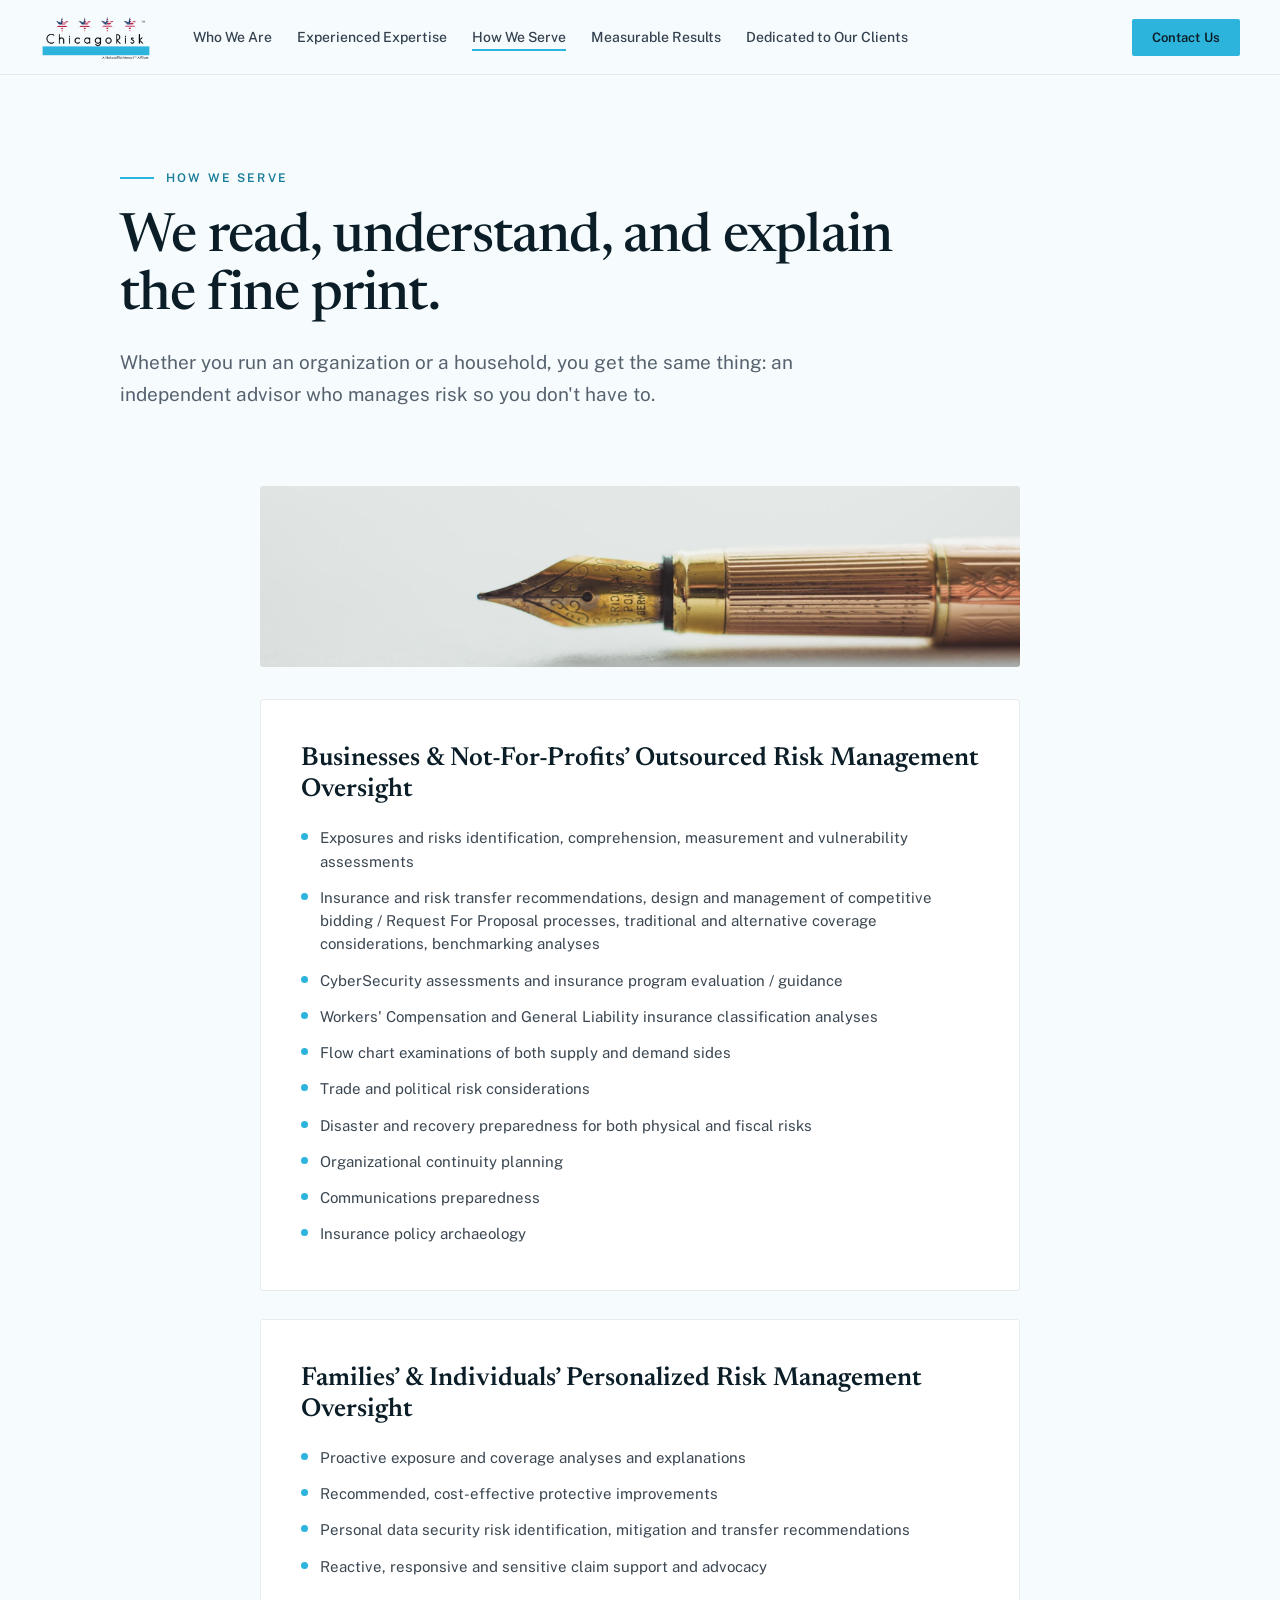
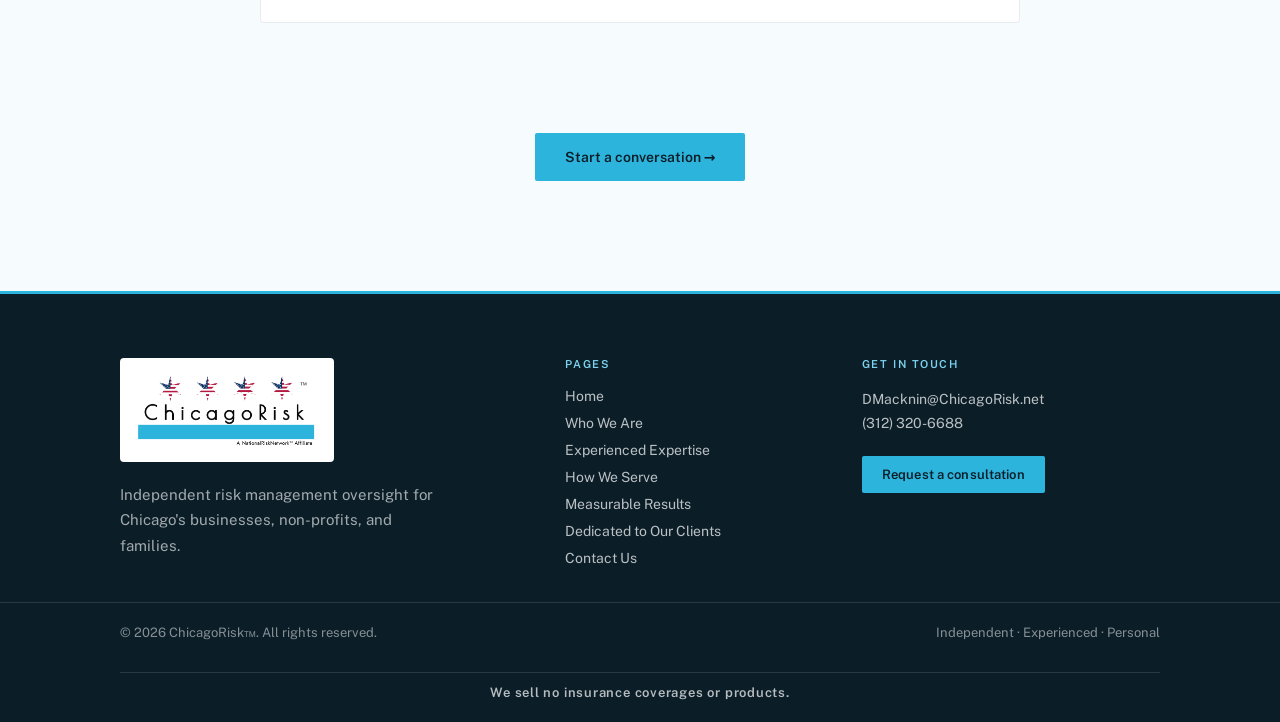
<file: how-we-serve.html>
<!DOCTYPE html>
<html lang="en">
<head>
  <meta charset="utf-8">
  <meta name="viewport" content="width=device-width, initial-scale=1">
  <title>How We Serve | ChicagoRisk</title>
  <meta name="description" content="Outsourced risk management oversight for Illinois businesses and personalized risk advisory for high-net-worth families.">
  <link rel="canonical" href="https://www.chicagorisk.net/how-we-serve">
  <meta property="og:title" content="How We Serve | ChicagoRisk">
  <meta property="og:description" content="Outsourced risk management oversight for businesses and personalized advisory for families.">
  <meta property="og:url" content="https://www.chicagorisk.net/how-we-serve">
  <meta property="og:type" content="website">
  <meta property="og:site_name" content="ChicagoRisk">
  <meta name="twitter:card" content="summary_large_image">
  <meta name="twitter:title" content="How We Serve | ChicagoRisk">
  <meta name="twitter:description" content="Outsourced risk management oversight for businesses and personalized advisory for families.">
  <link rel="preconnect" href="https://fonts.googleapis.com">
  <link rel="preconnect" href="https://fonts.gstatic.com" crossorigin>
  <link href="https://fonts.googleapis.com/css2?family=Newsreader:ital,opsz,wght@0,6..72,400;0,6..72,500;0,6..72,600;1,6..72,400;1,6..72,500&family=Public+Sans:wght@400;500;600;700&display=swap" rel="stylesheet">
  <link rel="stylesheet" href="css/variables.css?v=2">
  <link rel="stylesheet" href="css/base.css?v=2">
  <link rel="stylesheet" href="css/layout.css?v=2">
  <link rel="stylesheet" href="css/components.css?v=2">
  <link rel="stylesheet" href="css/pages.css?v=2">
  <link rel="stylesheet" href="css/responsive.css?v=2">
  <link rel="icon" type="image/png" href="assets/images/CR_logo.png">
  <script type="application/ld+json">
  {
    "@context": "https://schema.org",
    "@type": "BreadcrumbList",
    "itemListElement": [
      { "@type": "ListItem", "position": 1, "name": "Home", "item": "https://www.chicagorisk.net/" },
      { "@type": "ListItem", "position": 2, "name": "How We Serve", "item": "https://www.chicagorisk.net/how-we-serve" }
    ]
  }
  </script>
</head>
<body>
  <a href="#main-content" class="skip-nav">Skip to main content</a>

  <div class="page-wrapper">

    <header>
      <nav class="site-nav" aria-label="Main navigation">
        <div class="nav-container">
          <div class="nav-left">
            <a href="index.html" class="logo" aria-label="ChicagoRisk home">
              <img src="assets/images/CR_logo.png" alt="ChicagoRisk" width="1440" height="649">
            </a>
            <button class="nav-toggle" aria-expanded="false" aria-controls="nav-menu" aria-label="Toggle navigation">
              <span class="nav-toggle-bar"></span>
              <span class="nav-toggle-bar"></span>
              <span class="nav-toggle-bar"></span>
            </button>
            <div class="nav-links" id="nav-menu">
            <a href="who-we-are.html" class="nav-link">Who We Are</a>
            <a href="expertise.html" class="nav-link">Experienced Expertise</a>
            <a href="how-we-serve.html" class="nav-link active" aria-current="page">How We Serve</a>
            <a href="results.html" class="nav-link">Measurable Results</a>
            <a href="testimonials.html" class="nav-link">Dedicated to Our Clients</a>
            <a href="contact.html" class="nav-link nav-link--contact">Contact Us</a>
            </div>
          </div>
          <a href="contact.html" class="btn-cta btn-cta--sm nav-cta">Contact Us</a>
        </div>
      </nav>
    </header>

    <main id="main-content">

      <section class="page-header page-header--with-sub">
        <div class="container">
          <div class="section-label">
            <div class="section-label__line" aria-hidden="true"></div>
            <div class="section-label__text">How we serve</div>
          </div>
          <h1 class="page-title" style="margin-bottom:20px">We read, understand, and explain the fine print.</h1>
          <p class="page-subtitle" style="max-width:680px">Whether you run an organization or a household, you get the same thing: an independent advisor who manages risk so you don't have to.</p>
        </div>
      </section>

      <section class="serve-cards">
        <div class="container">
          <div style="max-width:760px;margin:0 auto 32px;aspect-ratio:2060/490;overflow:hidden;border-radius:var(--cr-radius-md)">
            <img src="assets/images/HWS.png" alt="" width="2060" height="556" loading="eager" fetchpriority="high" style="width:100%;height:100%;object-fit:cover;object-position:center bottom;display:block">
          </div>
          <div style="display:flex;flex-direction:column;gap:28px;max-width:760px;margin:0 auto">
            <!-- Businesses & Non-Profits -->
            <div class="card card--padded">
              <h2 class="serve-card__title">Businesses &amp; Not-For-Profits&rsquo; Outsourced Risk Management Oversight</h2>
              <div class="bullet-list" style="margin-top:20px">
                <div class="bullet-item">
                  <div class="bullet-dot" aria-hidden="true"></div>
                  <span class="bullet-text">Exposures and risks identification, comprehension, measurement and vulnerability assessments</span>
                </div>
                <div class="bullet-item">
                  <div class="bullet-dot" aria-hidden="true"></div>
                  <span class="bullet-text">Insurance and risk transfer recommendations, design and management of competitive bidding / Request For Proposal processes, traditional and alternative coverage considerations, benchmarking analyses</span>
                </div>
                <div class="bullet-item">
                  <div class="bullet-dot" aria-hidden="true"></div>
                  <span class="bullet-text">CyberSecurity assessments and insurance program evaluation / guidance</span>
                </div>
                <div class="bullet-item">
                  <div class="bullet-dot" aria-hidden="true"></div>
                  <span class="bullet-text">Workers' Compensation and General Liability insurance classification analyses</span>
                </div>
                <div class="bullet-item">
                  <div class="bullet-dot" aria-hidden="true"></div>
                  <span class="bullet-text">Flow chart examinations of both supply and demand sides</span>
                </div>
                <div class="bullet-item">
                  <div class="bullet-dot" aria-hidden="true"></div>
                  <span class="bullet-text">Trade and political risk considerations</span>
                </div>
                <div class="bullet-item">
                  <div class="bullet-dot" aria-hidden="true"></div>
                  <span class="bullet-text">Disaster and recovery preparedness for both physical and fiscal risks</span>
                </div>
                <div class="bullet-item">
                  <div class="bullet-dot" aria-hidden="true"></div>
                  <span class="bullet-text">Organizational continuity planning</span>
                </div>
                <div class="bullet-item">
                  <div class="bullet-dot" aria-hidden="true"></div>
                  <span class="bullet-text">Communications preparedness</span>
                </div>
                <div class="bullet-item">
                  <div class="bullet-dot" aria-hidden="true"></div>
                  <span class="bullet-text">Insurance policy archaeology</span>
                </div>
              </div>
            </div>
            <!-- Families & Individuals -->
            <div class="card card--padded">
              <h2 class="serve-card__title">Families&rsquo; &amp; Individuals&rsquo; Personalized Risk Management Oversight</h2>
              <div class="bullet-list" style="margin-top:20px">
                <div class="bullet-item">
                  <div class="bullet-dot" aria-hidden="true"></div>
                  <span class="bullet-text">Proactive exposure and coverage analyses and explanations</span>
                </div>
                <div class="bullet-item">
                  <div class="bullet-dot" aria-hidden="true"></div>
                  <span class="bullet-text">Recommended, cost-effective protective improvements</span>
                </div>
                <div class="bullet-item">
                  <div class="bullet-dot" aria-hidden="true"></div>
                  <span class="bullet-text">Personal data security risk identification, mitigation and transfer recommendations</span>
                </div>
                <div class="bullet-item">
                  <div class="bullet-dot" aria-hidden="true"></div>
                  <span class="bullet-text">Reactive, responsive and sensitive claim support and advocacy</span>
                </div>
              </div>
            </div>
          </div>
        </div>
      </section>

      <section class="serve-cta">
        <div class="container container--prose">
          <a href="contact.html" class="btn-cta">Start a conversation →</a>
        </div>
      </section>

    </main>

    <footer class="site-footer">
      <div class="footer-grid">
        <div>
          <div class="footer-logo">
            <img src="assets/images/CR_logo.png" alt="ChicagoRisk" width="1440" height="649">
          </div>
          <p class="footer-desc">Independent risk management oversight for Chicago's businesses, non-profits, and families.</p>
        </div>
        <nav aria-label="Footer navigation">
          <div class="footer-heading">Pages</div>
          <div class="footer-links">
            <a href="index.html" class="footer-link">Home</a>
            <a href="who-we-are.html" class="footer-link">Who We Are</a>
            <a href="expertise.html" class="footer-link">Experienced Expertise</a>
            <a href="how-we-serve.html" class="footer-link">How We Serve</a>
            <a href="results.html" class="footer-link">Measurable Results</a>
            <a href="testimonials.html" class="footer-link">Dedicated to Our Clients</a>
            <a href="contact.html" class="footer-link">Contact Us</a>
          </div>
        </nav>
        <div>
          <div class="footer-heading">Get in touch</div>
          <div class="footer-contact-text"><a href="mailto:DMacknin@ChicagoRisk.net" style="color:inherit;text-decoration:none">DMacknin@ChicagoRisk.net</a><br><a href="tel:+13123206688" style="color:inherit;text-decoration:none">(312) 320-6688</a></div>
          <a href="contact.html" class="btn-cta btn-cta--sm" style="margin-top:20px">Request a consultation</a>
        </div>
      </div>
      <div class="footer-bottom">
        <div class="footer-bottom-inner">
          <div class="footer-copy">&copy; 2026 ChicagoRisk&trade;. All rights reserved.</div>
          <div class="footer-copy">Independent · Experienced · Personal</div>
          <div style="flex-basis:100%;text-align:center;margin-top:12px;padding-top:12px;border-top:1px solid rgba(255,255,255,.12)"><div style="font:600 13px var(--cr-font-sans);letter-spacing:.06em;color:rgba(255,255,255,.7)">We sell no insurance coverages or products.</div></div>
        </div>
      </div>
    </footer>

  </div>

  <script src="js/main.js?v=2"></script>
</body>
</html>
</file>
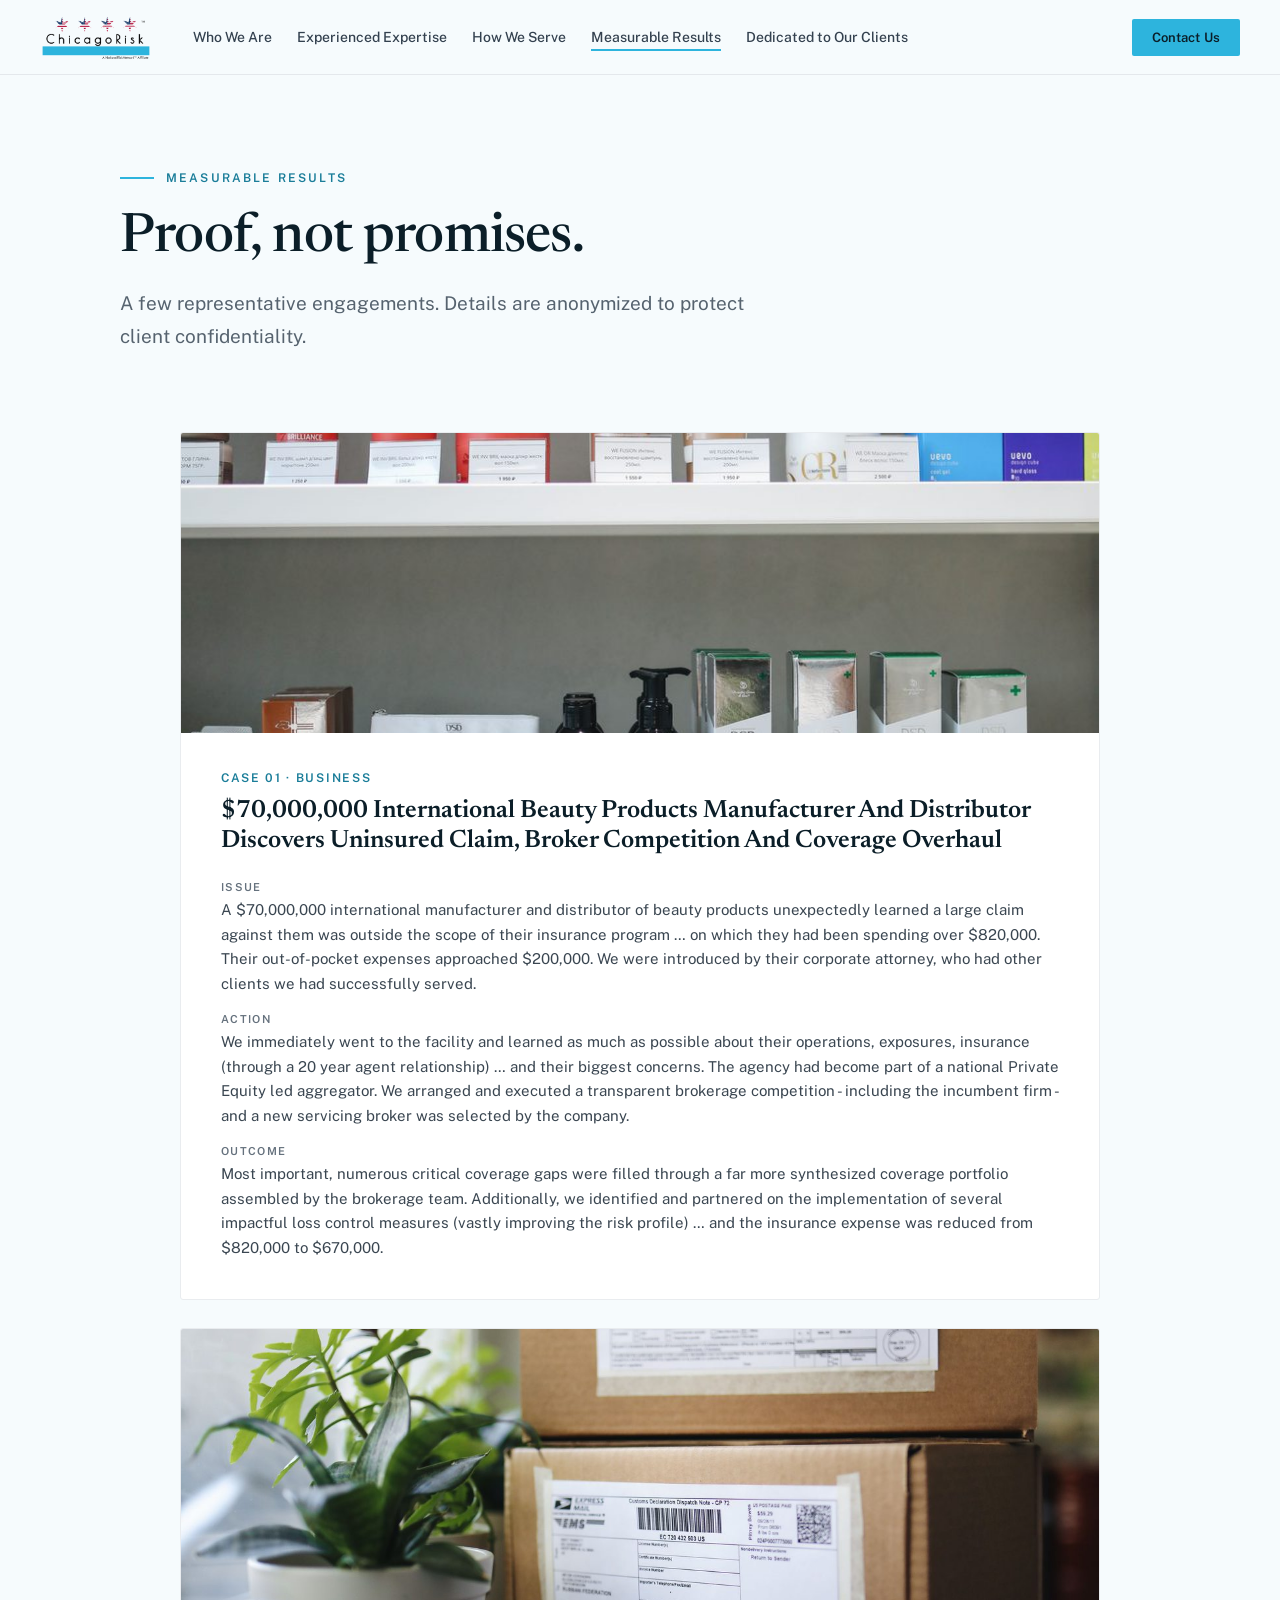
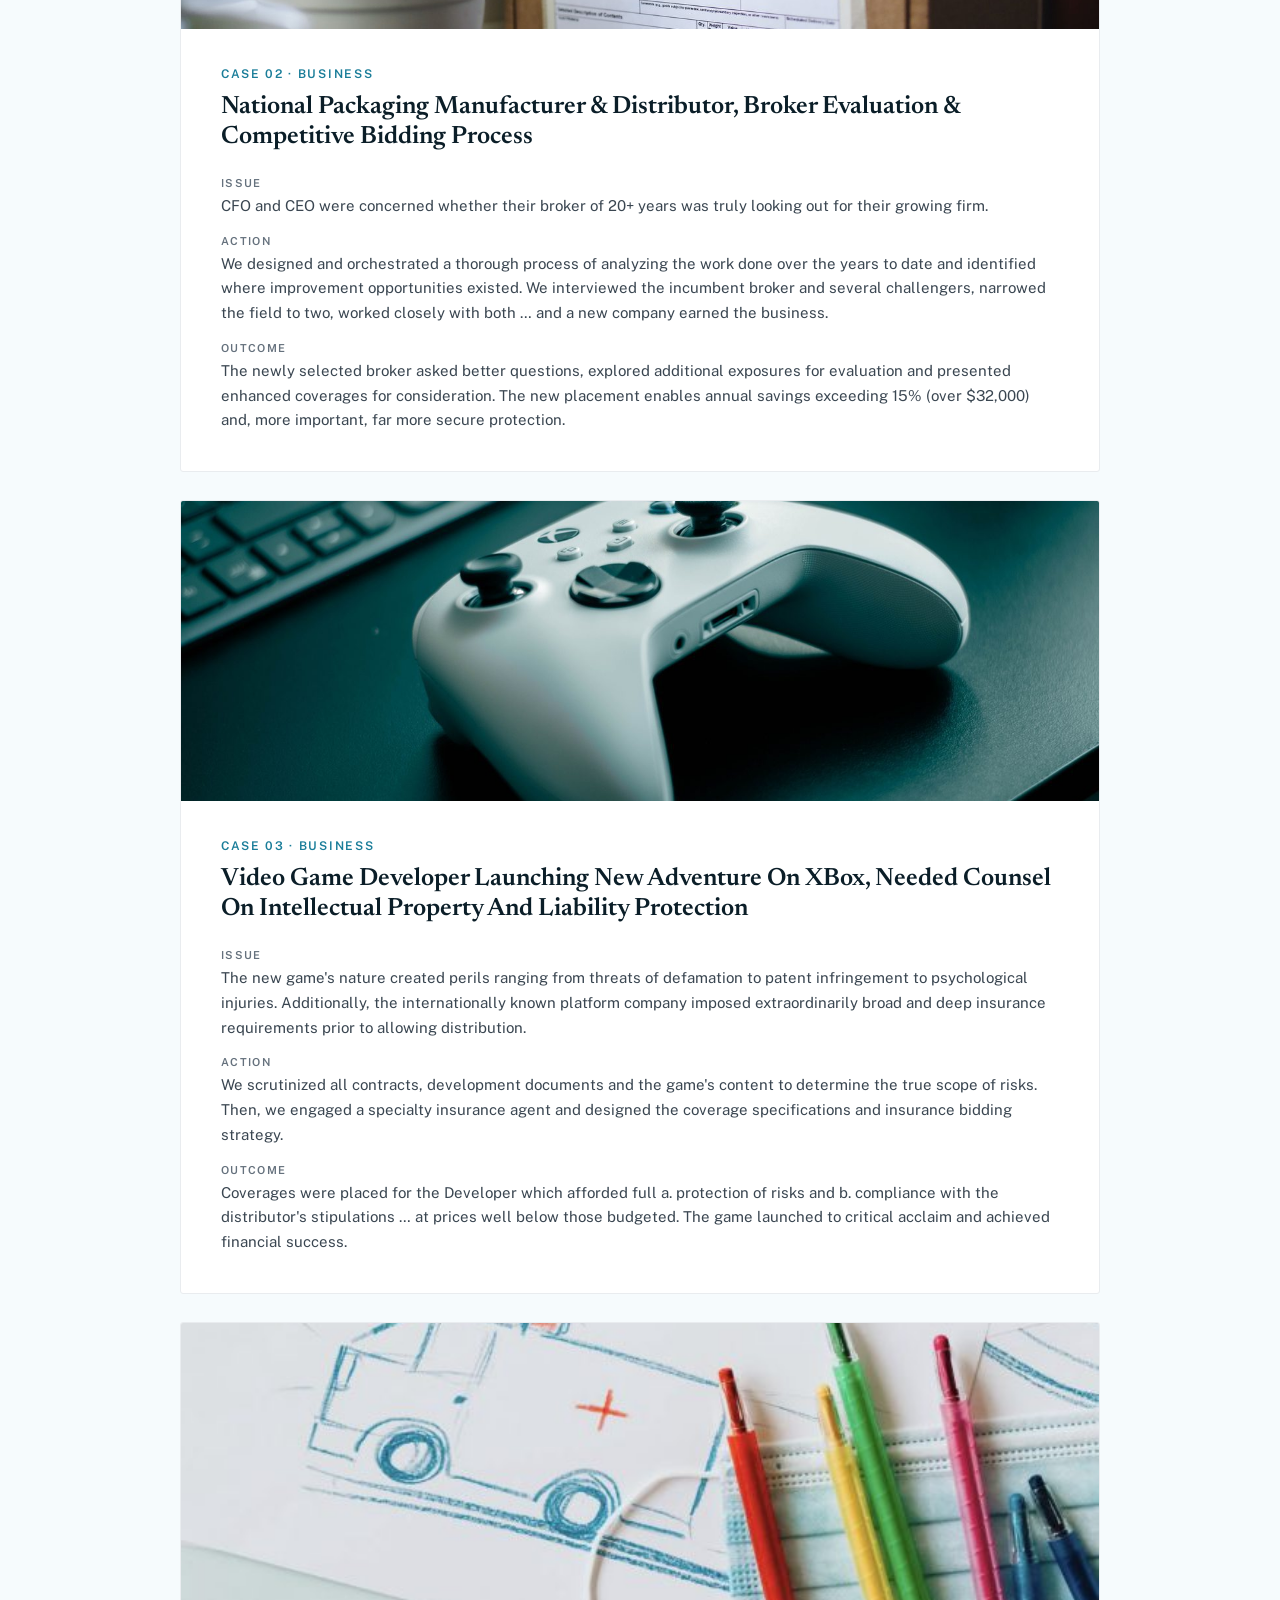
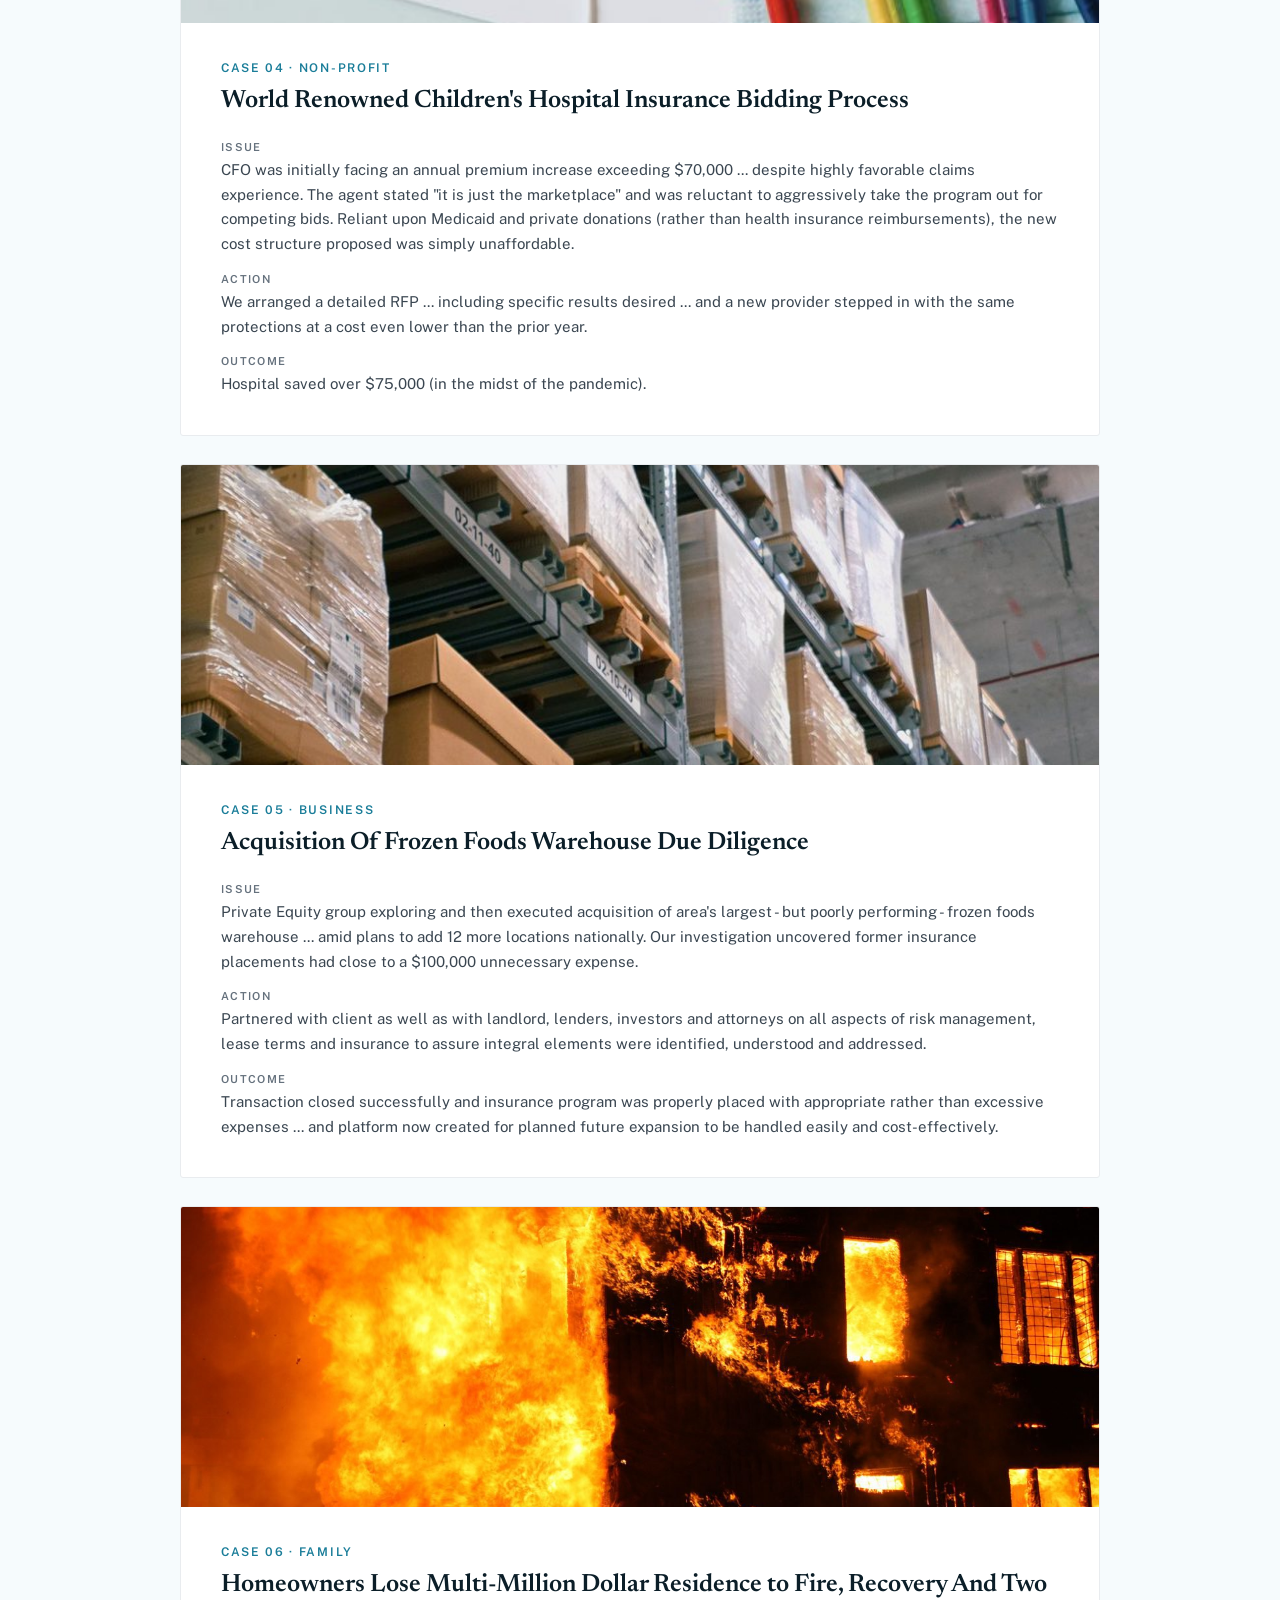
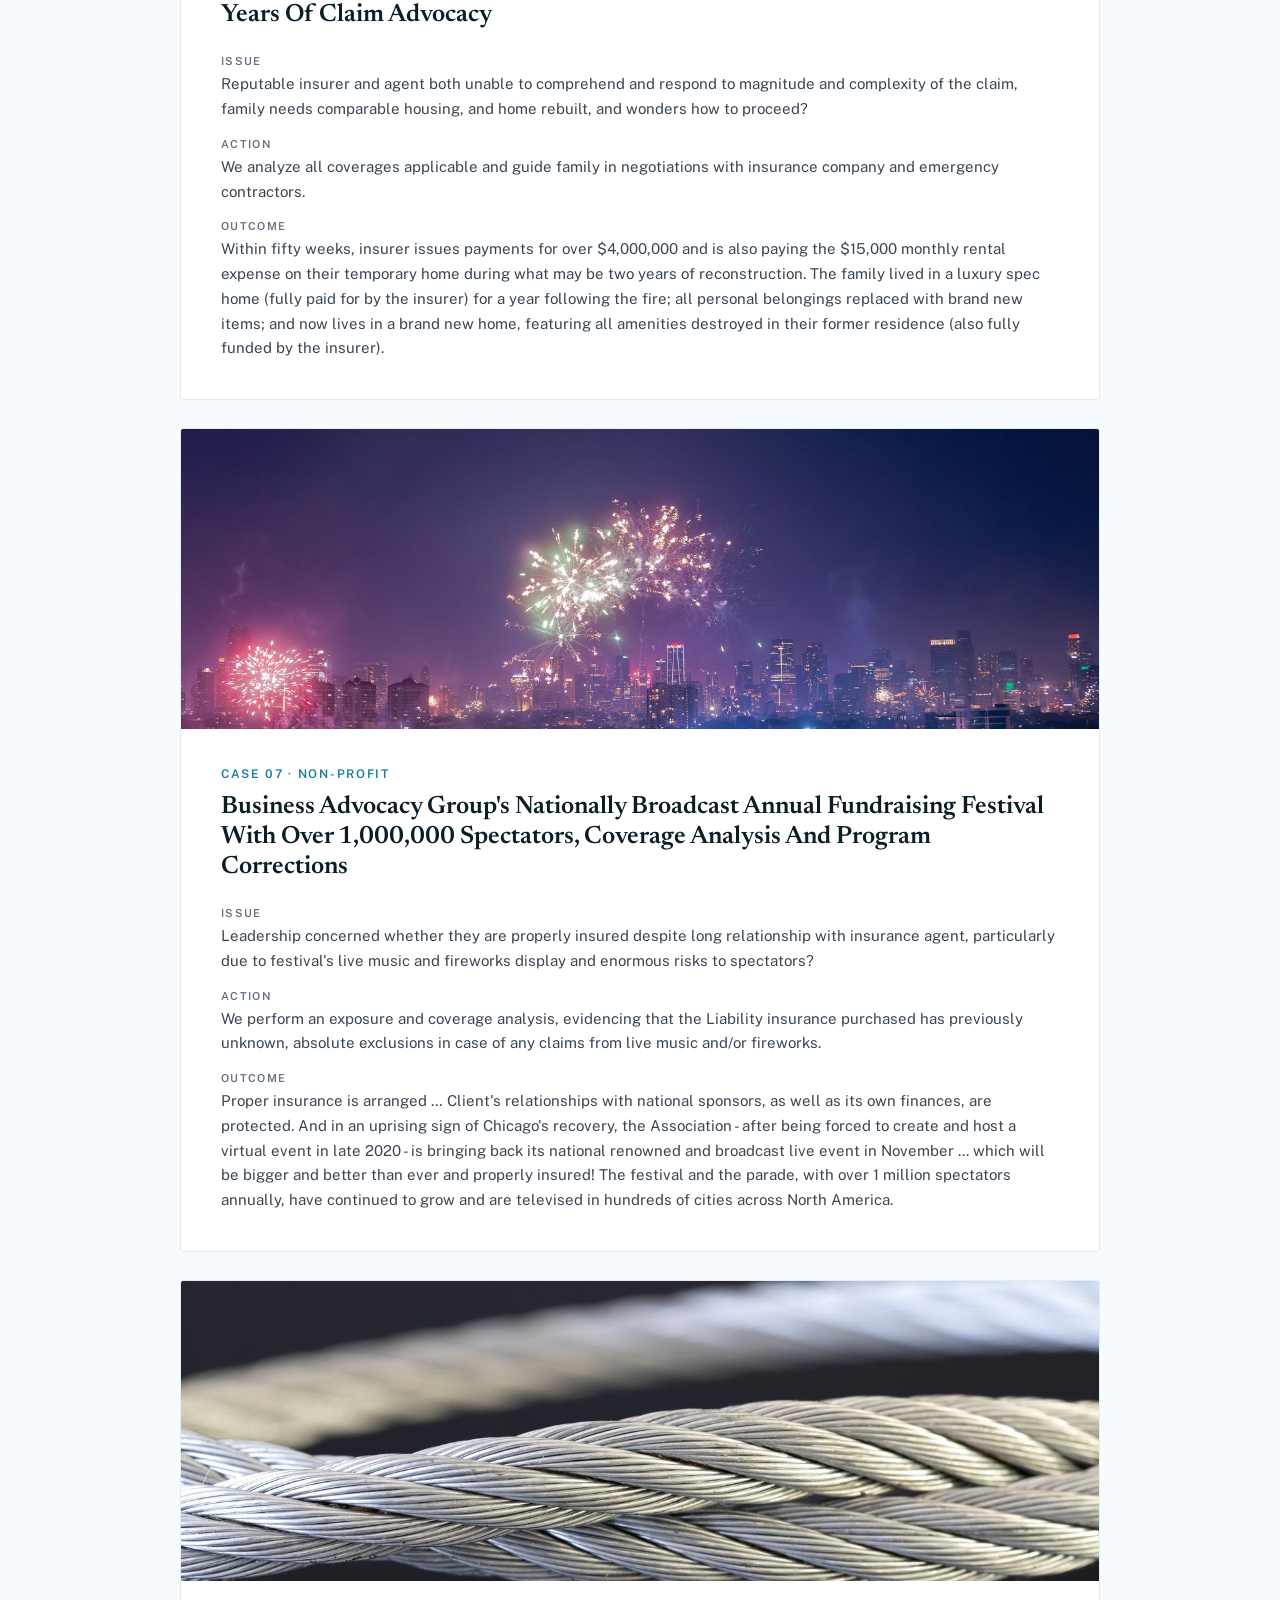
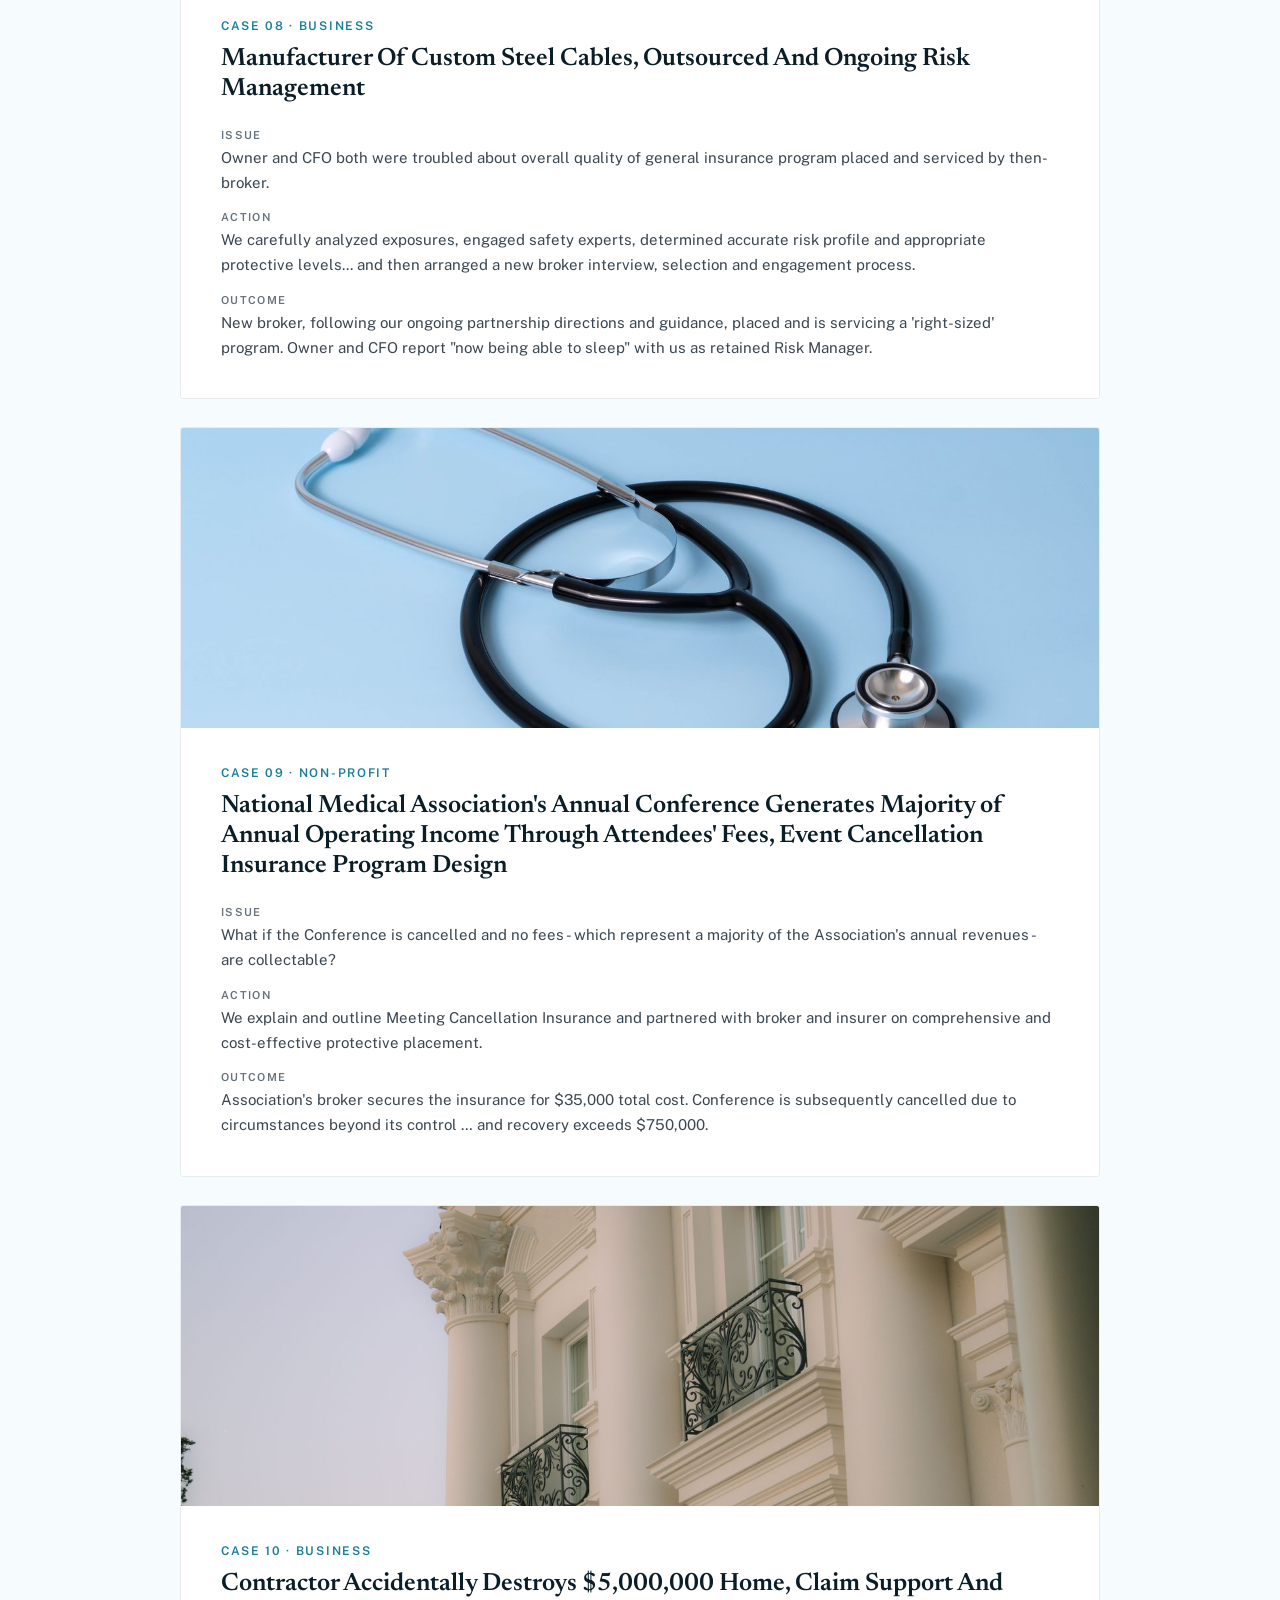
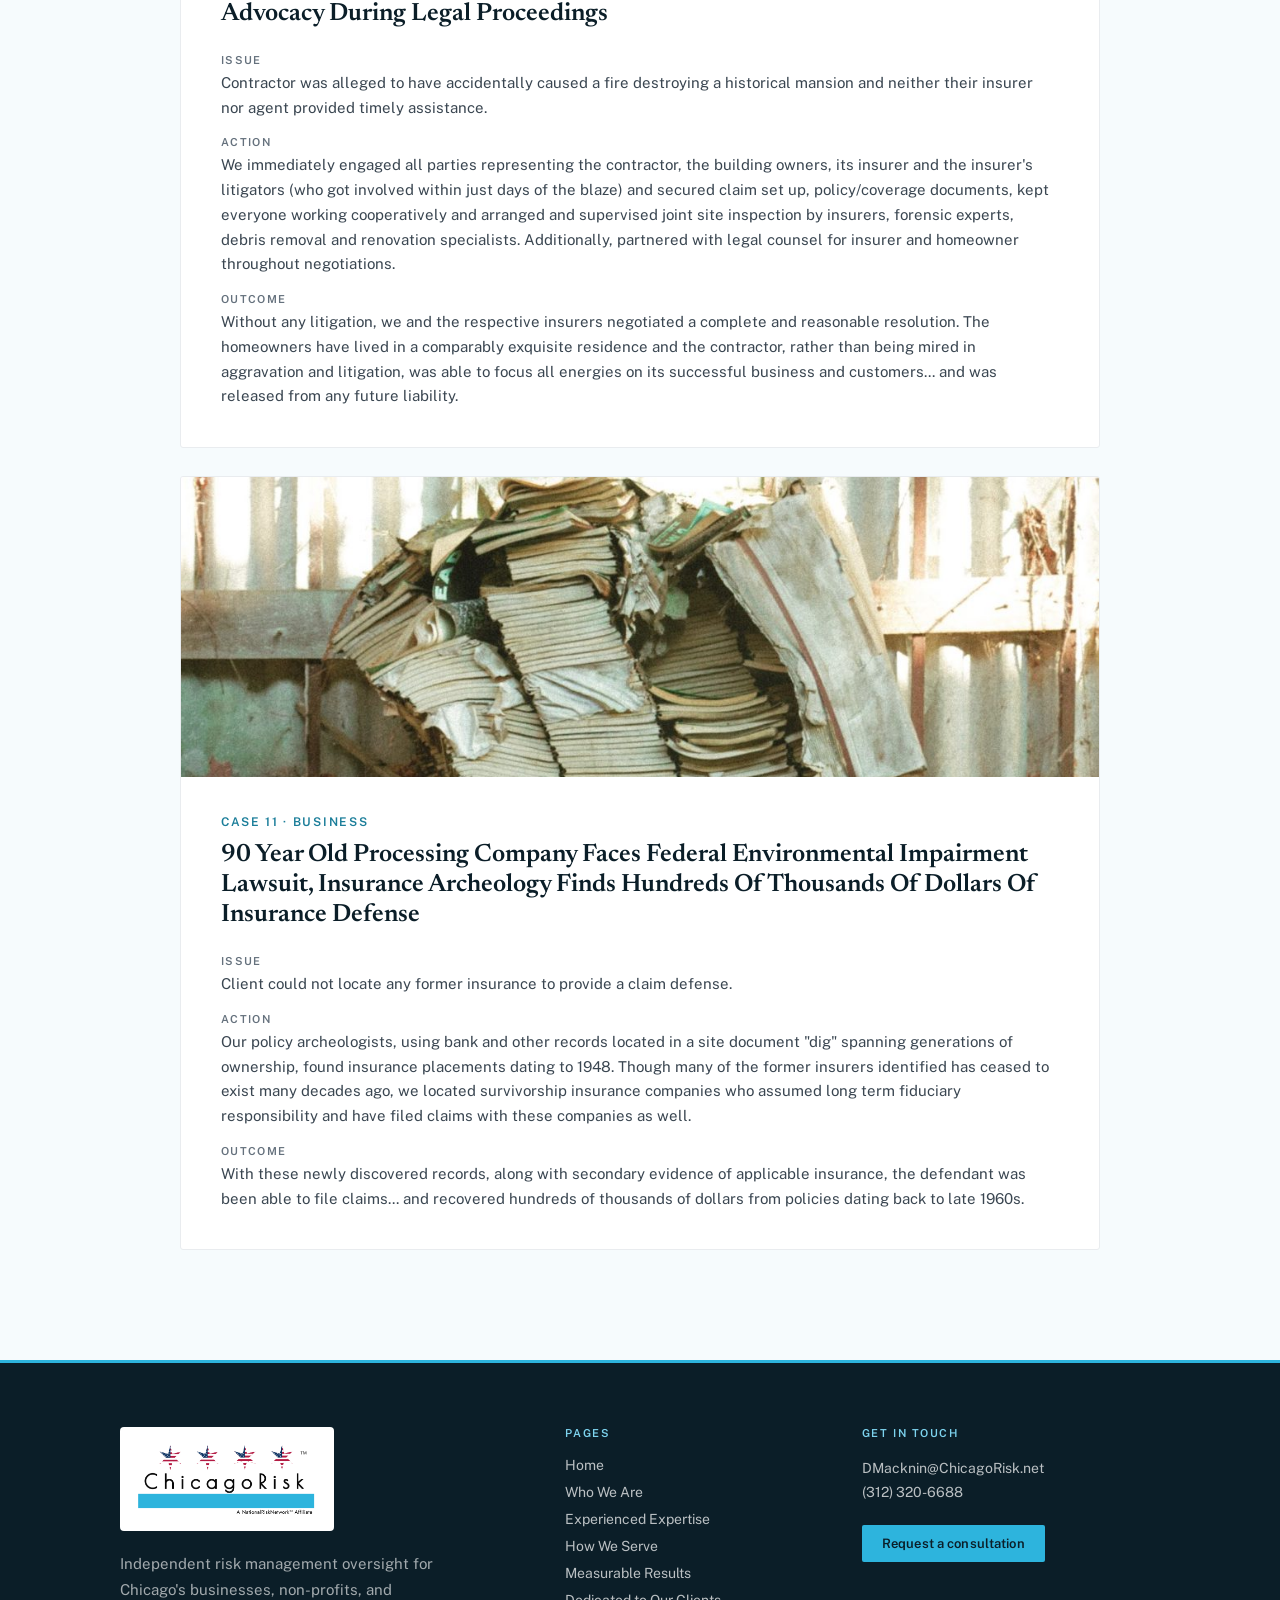
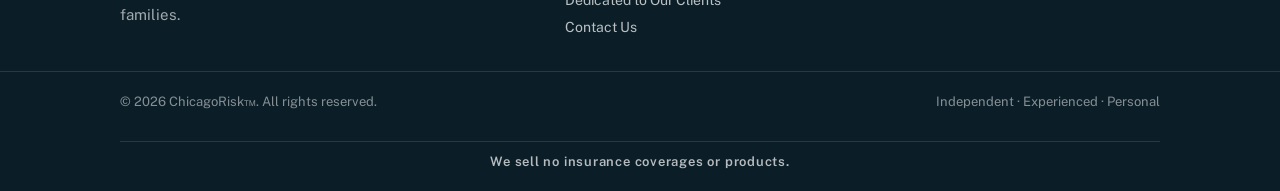
<file: results.html>
<!DOCTYPE html>
<html lang="en">
<head>
  <meta charset="utf-8">
  <meta name="viewport" content="width=device-width, initial-scale=1">
  <title>Measurable Results | ChicagoRisk</title>
  <meta name="description" content="Real results from ChicagoRisk engagements: premium savings, gap elimination, and claims advocacy for businesses and families.">
  <link rel="canonical" href="https://www.chicagorisk.net/results">
  <meta property="og:title" content="Measurable Results | ChicagoRisk">
  <meta property="og:description" content="Real results from ChicagoRisk engagements: premium savings, gap elimination, and claims advocacy.">
  <meta property="og:url" content="https://www.chicagorisk.net/results">
  <meta property="og:type" content="website">
  <meta property="og:site_name" content="ChicagoRisk">
  <meta name="twitter:card" content="summary_large_image">
  <meta name="twitter:title" content="Measurable Results | ChicagoRisk">
  <meta name="twitter:description" content="Real results from ChicagoRisk engagements: premium savings, gap elimination, and claims advocacy.">
  <link rel="preconnect" href="https://fonts.googleapis.com">
  <link rel="preconnect" href="https://fonts.gstatic.com" crossorigin>
  <link href="https://fonts.googleapis.com/css2?family=Newsreader:ital,opsz,wght@0,6..72,400;0,6..72,500;0,6..72,600;1,6..72,400;1,6..72,500&family=Public+Sans:wght@400;500;600;700&display=swap" rel="stylesheet">
  <link rel="stylesheet" href="css/variables.css?v=2">
  <link rel="stylesheet" href="css/base.css?v=2">
  <link rel="stylesheet" href="css/layout.css?v=2">
  <link rel="stylesheet" href="css/components.css?v=2">
  <link rel="stylesheet" href="css/pages.css?v=2">
  <link rel="stylesheet" href="css/responsive.css?v=2">
  <link rel="icon" type="image/png" href="assets/images/CR_logo.png">
  <script type="application/ld+json">
  {
    "@context": "https://schema.org",
    "@type": "BreadcrumbList",
    "itemListElement": [
      { "@type": "ListItem", "position": 1, "name": "Home", "item": "https://www.chicagorisk.net/" },
      { "@type": "ListItem", "position": 2, "name": "Measurable Results", "item": "https://www.chicagorisk.net/results" }
    ]
  }
  </script>
</head>
<body>
  <a href="#main-content" class="skip-nav">Skip to main content</a>

  <div class="page-wrapper">

    <header>
      <nav class="site-nav" aria-label="Main navigation">
        <div class="nav-container">
          <div class="nav-left">
            <a href="index.html" class="logo" aria-label="ChicagoRisk home">
              <img src="assets/images/CR_logo.png" alt="ChicagoRisk" width="1440" height="649">
            </a>
            <button class="nav-toggle" aria-expanded="false" aria-controls="nav-menu" aria-label="Toggle navigation">
              <span class="nav-toggle-bar"></span>
              <span class="nav-toggle-bar"></span>
              <span class="nav-toggle-bar"></span>
            </button>
            <div class="nav-links" id="nav-menu">
            <a href="who-we-are.html" class="nav-link">Who We Are</a>
            <a href="expertise.html" class="nav-link">Experienced Expertise</a>
            <a href="how-we-serve.html" class="nav-link">How We Serve</a>
            <a href="results.html" class="nav-link active" aria-current="page">Measurable Results</a>
            <a href="testimonials.html" class="nav-link">Dedicated to Our Clients</a>
            <a href="contact.html" class="nav-link nav-link--contact">Contact Us</a>
            </div>
          </div>
          <a href="contact.html" class="btn-cta btn-cta--sm nav-cta">Contact Us</a>
        </div>
      </nav>
    </header>

    <main id="main-content">

      <section class="page-header page-header--with-sub">
        <div class="container">
          <div class="section-label">
            <div class="section-label__line" aria-hidden="true"></div>
            <div class="section-label__text">Measurable results</div>
          </div>
          <h1 class="page-title" style="margin-bottom:20px">Proof, not promises.</h1>
          <p class="page-subtitle" style="max-width:660px">A few representative engagements. Details are anonymized to protect client confidentiality.</p>
        </div>
      </section>

      <section class="results-list">
        <div class="container container--cases">
          <div class="results-list__stack">

            <!-- Case 01 -->
            <div class="case-card">
              <div class="case-outcome">
                <img src="assets/images/MR1.jpg" alt="Retail shelves stocked with beauty and hair care products" width="933" height="1400" loading="lazy" class="case-outcome-img">
              </div>
              <div class="case-body">
                <div class="case-label">Case 01 · Business</div>
                <h2 class="case-title">$70,000,000 International Beauty Products Manufacturer And Distributor Discovers Uninsured Claim, Broker Competition And Coverage Overhaul</h2>
                <div class="case-details">
                  <div>
                    <div class="case-detail-label">Issue</div>
                    <p class="case-detail-text">A $70,000,000 international manufacturer and distributor of beauty products unexpectedly learned a large claim against them was outside the scope of their insurance program … on which they had been spending over $820,000. Their out-of-pocket expenses approached $200,000. We were introduced by their corporate attorney, who had other clients we had successfully served.</p>
                  </div>
                  <div>
                    <div class="case-detail-label">Action</div>
                    <p class="case-detail-text">We immediately went to the facility and learned as much as possible about their operations, exposures, insurance (through a 20 year agent relationship) … and their biggest concerns. The agency had become part of a national Private Equity led aggregator. We arranged and executed a transparent brokerage competition - including the incumbent firm - and a new servicing broker was selected by the company.</p>
                  </div>
                  <div>
                    <div class="case-detail-label">Outcome</div>
                    <p class="case-detail-text">Most important, numerous critical coverage gaps were filled through a far more synthesized coverage portfolio assembled by the brokerage team. Additionally, we identified and partnered on the implementation of several impactful loss control measures (vastly improving the risk profile) … and the insurance expense was reduced from $820,000 to $670,000.</p>
                  </div>
                </div>
              </div>
            </div>

            <!-- Case 02 -->
            <div class="case-card">
              <div class="case-outcome">
                <img src="assets/images/MR2.jpg" alt="Stacked shipping boxes on warehouse pallet racking, representing packaging distribution" width="1400" height="933" loading="lazy" class="case-outcome-img">
              </div>
              <div class="case-body">
                <div class="case-label">Case 02 · Business</div>
                <h2 class="case-title">National Packaging Manufacturer &amp; Distributor, Broker Evaluation &amp; Competitive Bidding Process</h2>
                <div class="case-details">
                  <div>
                    <div class="case-detail-label">Issue</div>
                    <p class="case-detail-text">CFO and CEO were concerned whether their broker of 20+ years was truly looking out for their growing firm.</p>
                  </div>
                  <div>
                    <div class="case-detail-label">Action</div>
                    <p class="case-detail-text">We designed and orchestrated a thorough process of analyzing the work done over the years to date and identified where improvement opportunities existed. We interviewed the incumbent broker and several challengers, narrowed the field to two, worked closely with both … and a new company earned the business.</p>
                  </div>
                  <div>
                    <div class="case-detail-label">Outcome</div>
                    <p class="case-detail-text">The newly selected broker asked better questions, explored additional exposures for evaluation and presented enhanced coverages for consideration. The new placement enables annual savings exceeding 15% (over $32,000) and, more important, far more secure protection.</p>
                  </div>
                </div>
              </div>
            </div>

            <!-- Case 03 -->
            <div class="case-card">
              <div class="case-outcome">
                <img src="assets/images/MR3.jpg" alt="Xbox game controller on a desk, representing the video game industry" width="1400" height="933" loading="lazy" class="case-outcome-img">
              </div>
              <div class="case-body">
                <div class="case-label">Case 03 · Business</div>
                <h2 class="case-title">Video Game Developer Launching New Adventure On XBox, Needed Counsel On Intellectual Property And Liability Protection</h2>
                <div class="case-details">
                  <div>
                    <div class="case-detail-label">Issue</div>
                    <p class="case-detail-text">The new game's nature created perils ranging from threats of defamation to patent infringement to psychological injuries. Additionally, the internationally known platform company imposed extraordinarily broad and deep insurance requirements prior to allowing distribution.</p>
                  </div>
                  <div>
                    <div class="case-detail-label">Action</div>
                    <p class="case-detail-text">We scrutinized all contracts, development documents and the game's content to determine the true scope of risks.  Then, we engaged a specialty insurance agent and designed the coverage specifications and insurance bidding strategy.</p>
                  </div>
                  <div>
                    <div class="case-detail-label">Outcome</div>
                    <p class="case-detail-text">Coverages were placed for the Developer which afforded full a. protection of risks and b. compliance with the distributor's stipulations &hellip; at prices well below those budgeted. The game launched to critical acclaim and achieved financial success.</p>
                  </div>
                </div>
              </div>
            </div>

            <!-- Case 04 -->
            <div class="case-card">
              <div class="case-outcome">
                <img src="assets/images/MR4.jpg" alt="Child's crayon drawing of an ambulance beside a face mask and colored pens" width="628" height="452" loading="lazy" class="case-outcome-img">
              </div>
              <div class="case-body">
                <div class="case-label">Case 04 · Non-profit</div>
                <h2 class="case-title">World Renowned Children's Hospital Insurance Bidding Process</h2>
                <div class="case-details">
                  <div>
                    <div class="case-detail-label">Issue</div>
                    <p class="case-detail-text">CFO  was initially facing  an annual premium increase  exceeding $70,000 ... despite highly favorable claims experience. The agent stated "it is just the marketplace" and was reluctant to aggressively take the program out for competing bids. Reliant upon Medicaid and private donations (rather than health insurance reimbursements),  the new cost structure proposed was simply unaffordable.</p>
                  </div>
                  <div>
                    <div class="case-detail-label">Action</div>
                    <p class="case-detail-text">We arranged a detailed RFP ...  including specific results desired ... and a new provider stepped in with the same protections at a cost even lower than the prior year.</p>
                  </div>
                  <div>
                    <div class="case-detail-label">Outcome</div>
                    <p class="case-detail-text">Hospital saved over $75,000 (in the midst of the pandemic).</p>
                  </div>
                </div>
              </div>
            </div>

            <!-- Case 05 -->
            <div class="case-card">
              <div class="case-outcome">
                <img src="assets/images/MR5.jpg" alt="Warehouse pallet racking stocked with boxes" width="934" height="1400" loading="lazy" class="case-outcome-img">
              </div>
              <div class="case-body">
                <div class="case-label">Case 05 · Business</div>
                <h2 class="case-title">Acquisition Of Frozen Foods Warehouse Due Diligence</h2>
                <div class="case-details">
                  <div>
                    <div class="case-detail-label">Issue</div>
                    <p class="case-detail-text">Private Equity group exploring and then executed acquisition of area's largest - but poorly performing - frozen foods warehouse ... amid plans to add 12 more locations nationally. Our investigation uncovered former insurance placements had close to a $100,000 unnecessary expense.</p>
                  </div>
                  <div>
                    <div class="case-detail-label">Action</div>
                    <p class="case-detail-text">Partnered with client as well as with landlord, lenders, investors and attorneys on all aspects of risk management, lease terms and insurance to assure integral elements were identified, understood and addressed.</p>
                  </div>
                  <div>
                    <div class="case-detail-label">Outcome</div>
                    <p class="case-detail-text">Transaction closed successfully and insurance program was properly placed with appropriate rather than excessive expenses ... and platform now created for planned future expansion to be handled easily and cost-effectively.</p>
                  </div>
                </div>
              </div>
            </div>

            <!-- Case 06 -->
            <div class="case-card">
              <div class="case-outcome">
                <img src="assets/images/MR6.jpg" alt="House engulfed in fire at night" width="1400" height="933" loading="lazy" class="case-outcome-img">
              </div>
              <div class="case-body">
                <div class="case-label">Case 06 · Family</div>
                <h2 class="case-title">Homeowners Lose Multi-Million Dollar Residence to Fire, Recovery And Two Years Of Claim Advocacy</h2>
                <div class="case-details">
                  <div>
                    <div class="case-detail-label">Issue</div>
                    <p class="case-detail-text">Reputable insurer and agent both unable to comprehend and respond to magnitude and complexity of the claim, family needs comparable housing, and home rebuilt, and wonders how to proceed?</p>
                  </div>
                  <div>
                    <div class="case-detail-label">Action</div>
                    <p class="case-detail-text">We analyze all coverages applicable and guide family in negotiations with insurance company and emergency contractors.</p>
                  </div>
                  <div>
                    <div class="case-detail-label">Outcome</div>
                    <p class="case-detail-text">Within fifty weeks, insurer issues payments for over $4,000,000 and is also paying the $15,000 monthly rental expense on their temporary home during what may be two years of reconstruction. The family lived in a luxury spec home (fully paid for by the insurer) for a year following the fire; all personal belongings replaced with brand new items; and now lives in a brand new home, featuring all amenities destroyed in their former residence (also fully funded by the insurer).</p>
                  </div>
                </div>
              </div>
            </div>

            <!-- Case 07 -->
            <div class="case-card">
              <div class="case-outcome">
                <img src="assets/images/MR7.jpg" alt="Fireworks display over a city skyline" width="1400" height="931" loading="lazy" class="case-outcome-img">
              </div>
              <div class="case-body">
                <div class="case-label">Case 07 · Non-profit</div>
                <h2 class="case-title">Business Advocacy Group's Nationally Broadcast Annual Fundraising Festival With Over 1,000,000 Spectators, Coverage Analysis And Program Corrections</h2>
                <div class="case-details">
                  <div>
                    <div class="case-detail-label">Issue</div>
                    <p class="case-detail-text">Leadership concerned whether they are properly insured despite long relationship with insurance agent, particularly due to festival's live music and fireworks display and enormous risks to spectators?</p>
                  </div>
                  <div>
                    <div class="case-detail-label">Action</div>
                    <p class="case-detail-text">We perform an exposure and coverage analysis, evidencing that the Liability insurance purchased has previously unknown, absolute exclusions in case of any claims from live music and/or fireworks.</p>
                  </div>
                  <div>
                    <div class="case-detail-label">Outcome</div>
                    <p class="case-detail-text">Proper insurance is arranged &hellip; Client's relationships with national sponsors, as well as its own finances, are protected. And in an uprising sign of Chicago's recovery, the Association - after being forced to create and host a virtual event in late 2020 - is bringing back its national renowned and broadcast live event in November ... which will be bigger and better than ever and properly insured! The festival and the parade, with over 1 million spectators annually, have continued to grow and are televised in hundreds of cities across North America.</p>
                  </div>
                </div>
              </div>
            </div>

            <!-- Case 08 -->
            <div class="case-card">
              <div class="case-outcome">
                <img src="assets/images/MR8.jpg" alt="Close-up of braided steel cable" width="1400" height="933" loading="lazy" class="case-outcome-img">
              </div>
              <div class="case-body">
                <div class="case-label">Case 08 · Business</div>
                <h2 class="case-title">Manufacturer Of Custom Steel Cables, Outsourced And Ongoing Risk Management</h2>
                <div class="case-details">
                  <div>
                    <div class="case-detail-label">Issue</div>
                    <p class="case-detail-text">Owner and CFO both were troubled about overall quality of general insurance program placed and serviced by then-broker.</p>
                  </div>
                  <div>
                    <div class="case-detail-label">Action</div>
                    <p class="case-detail-text">We carefully analyzed exposures, engaged safety experts, determined accurate risk profile and appropriate protective levels... and then arranged a new broker interview, selection and engagement process.</p>
                  </div>
                  <div>
                    <div class="case-detail-label">Outcome</div>
                    <p class="case-detail-text">New broker, following our ongoing partnership directions and guidance, placed and is servicing a 'right-sized' program. Owner and CFO report "now being able to sleep" with us as retained Risk Manager.</p>
                  </div>
                </div>
              </div>
            </div>

            <!-- Case 09 -->
            <div class="case-card">
              <div class="case-outcome">
                <img src="assets/images/MR9.jpg" alt="Stethoscope on a light blue background" width="1400" height="933" loading="lazy" class="case-outcome-img">
              </div>
              <div class="case-body">
                <div class="case-label">Case 09 · Non-profit</div>
                <h2 class="case-title">National Medical Association's Annual Conference Generates Majority of Annual Operating Income Through Attendees' Fees, Event Cancellation Insurance Program Design</h2>
                <div class="case-details">
                  <div>
                    <div class="case-detail-label">Issue</div>
                    <p class="case-detail-text">What if the Conference is cancelled and no fees - which represent a majority of the Association's annual revenues - are collectable?</p>
                  </div>
                  <div>
                    <div class="case-detail-label">Action</div>
                    <p class="case-detail-text">We explain and outline Meeting Cancellation Insurance and partnered with broker and insurer on comprehensive and cost-effective protective placement.</p>
                  </div>
                  <div>
                    <div class="case-detail-label">Outcome</div>
                    <p class="case-detail-text">Association's broker secures the insurance for $35,000 total cost. Conference is subsequently cancelled due to circumstances beyond its control &hellip; and recovery exceeds $750,000.</p>
                  </div>
                </div>
              </div>
            </div>

            <!-- Case 10 -->
            <div class="case-card">
              <div class="case-outcome">
                <img src="assets/images/MR10.jpg" alt="Classical column facade of a stately historical home" width="1400" height="933" loading="lazy" class="case-outcome-img">
              </div>
              <div class="case-body">
                <div class="case-label">Case 10 · Business</div>
                <h2 class="case-title">Contractor Accidentally Destroys $5,000,000 Home, Claim Support And Advocacy During Legal Proceedings</h2>
                <div class="case-details">
                  <div>
                    <div class="case-detail-label">Issue</div>
                    <p class="case-detail-text">Contractor was alleged to have accidentally caused a fire destroying a historical mansion and neither their insurer nor agent provided timely assistance.</p>
                  </div>
                  <div>
                    <div class="case-detail-label">Action</div>
                    <p class="case-detail-text">We immediately engaged all parties representing the contractor, the building owners, its insurer and the insurer's litigators (who got involved within just days of the blaze) and secured claim set up, policy/coverage documents, kept everyone working cooperatively and arranged and supervised joint site inspection by insurers, forensic experts, debris removal and renovation specialists. Additionally, partnered with legal counsel for insurer and homeowner throughout negotiations.</p>
                  </div>
                  <div>
                    <div class="case-detail-label">Outcome</div>
                    <p class="case-detail-text">Without any litigation, we and the respective insurers negotiated a complete and reasonable resolution. The homeowners have lived in a comparably exquisite residence and the contractor, rather than being mired in aggravation and litigation, was able to  focus all energies on its successful business and customers... and was released from any future liability.</p>
                  </div>
                </div>
              </div>
            </div>

            <!-- Case 11 -->
            <div class="case-card">
              <div class="case-outcome">
                <img src="assets/images/MR11.jpg" alt="Stack of weathered old ledgers and documents in a dilapidated storage building" width="1112" height="624" loading="lazy" class="case-outcome-img">
              </div>
              <div class="case-body">
                <div class="case-label">Case 11 · Business</div>
                <h2 class="case-title">90 Year Old Processing Company Faces Federal Environmental Impairment Lawsuit, Insurance Archeology Finds Hundreds Of Thousands Of Dollars Of Insurance Defense</h2>
                <div class="case-details">
                  <div>
                    <div class="case-detail-label">Issue</div>
                    <p class="case-detail-text">Client could not locate any former insurance to provide a claim defense.</p>
                  </div>
                  <div>
                    <div class="case-detail-label">Action</div>
                    <p class="case-detail-text">Our policy archeologists, using bank and other records located in a site document "dig" spanning generations of ownership, found insurance placements dating to 1948. Though many of the former insurers identified has ceased to exist many decades ago, we located survivorship insurance companies who assumed long term fiduciary responsibility and have filed claims with these companies as well.</p>
                  </div>
                  <div>
                    <div class="case-detail-label">Outcome</div>
                    <p class="case-detail-text">With these newly discovered records, along with secondary evidence of applicable insurance, the defendant was been able to file claims... and recovered hundreds of thousands of dollars from policies dating back to late 1960s.</p>
                  </div>
                </div>
              </div>
            </div>

          </div>
        </div>
      </section>

    </main>

    <footer class="site-footer">
      <div class="footer-grid">
        <div>
          <div class="footer-logo">
            <img src="assets/images/CR_logo.png" alt="ChicagoRisk" width="1440" height="649">
          </div>
          <p class="footer-desc">Independent risk management oversight for Chicago's businesses, non-profits, and families.</p>
        </div>
        <nav aria-label="Footer navigation">
          <div class="footer-heading">Pages</div>
          <div class="footer-links">
            <a href="index.html" class="footer-link">Home</a>
            <a href="who-we-are.html" class="footer-link">Who We Are</a>
            <a href="expertise.html" class="footer-link">Experienced Expertise</a>
            <a href="how-we-serve.html" class="footer-link">How We Serve</a>
            <a href="results.html" class="footer-link">Measurable Results</a>
            <a href="testimonials.html" class="footer-link">Dedicated to Our Clients</a>
            <a href="contact.html" class="footer-link">Contact Us</a>
          </div>
        </nav>
        <div>
          <div class="footer-heading">Get in touch</div>
          <div class="footer-contact-text"><a href="mailto:DMacknin@ChicagoRisk.net" style="color:inherit;text-decoration:none">DMacknin@ChicagoRisk.net</a><br><a href="tel:+13123206688" style="color:inherit;text-decoration:none">(312) 320-6688</a></div>
          <a href="contact.html" class="btn-cta btn-cta--sm" style="margin-top:20px">Request a consultation</a>
        </div>
      </div>
      <div class="footer-bottom">
        <div class="footer-bottom-inner">
          <div class="footer-copy">&copy; 2026 ChicagoRisk&trade;. All rights reserved.</div>
          <div class="footer-copy">Independent · Experienced · Personal</div>
          <div style="flex-basis:100%;text-align:center;margin-top:12px;padding-top:12px;border-top:1px solid rgba(255,255,255,.12)"><div style="font:600 13px var(--cr-font-sans);letter-spacing:.06em;color:rgba(255,255,255,.7)">We sell no insurance coverages or products.</div></div>
        </div>
      </div>
    </footer>

  </div>

  <script src="js/main.js?v=2"></script>
</body>
</html>
</file>
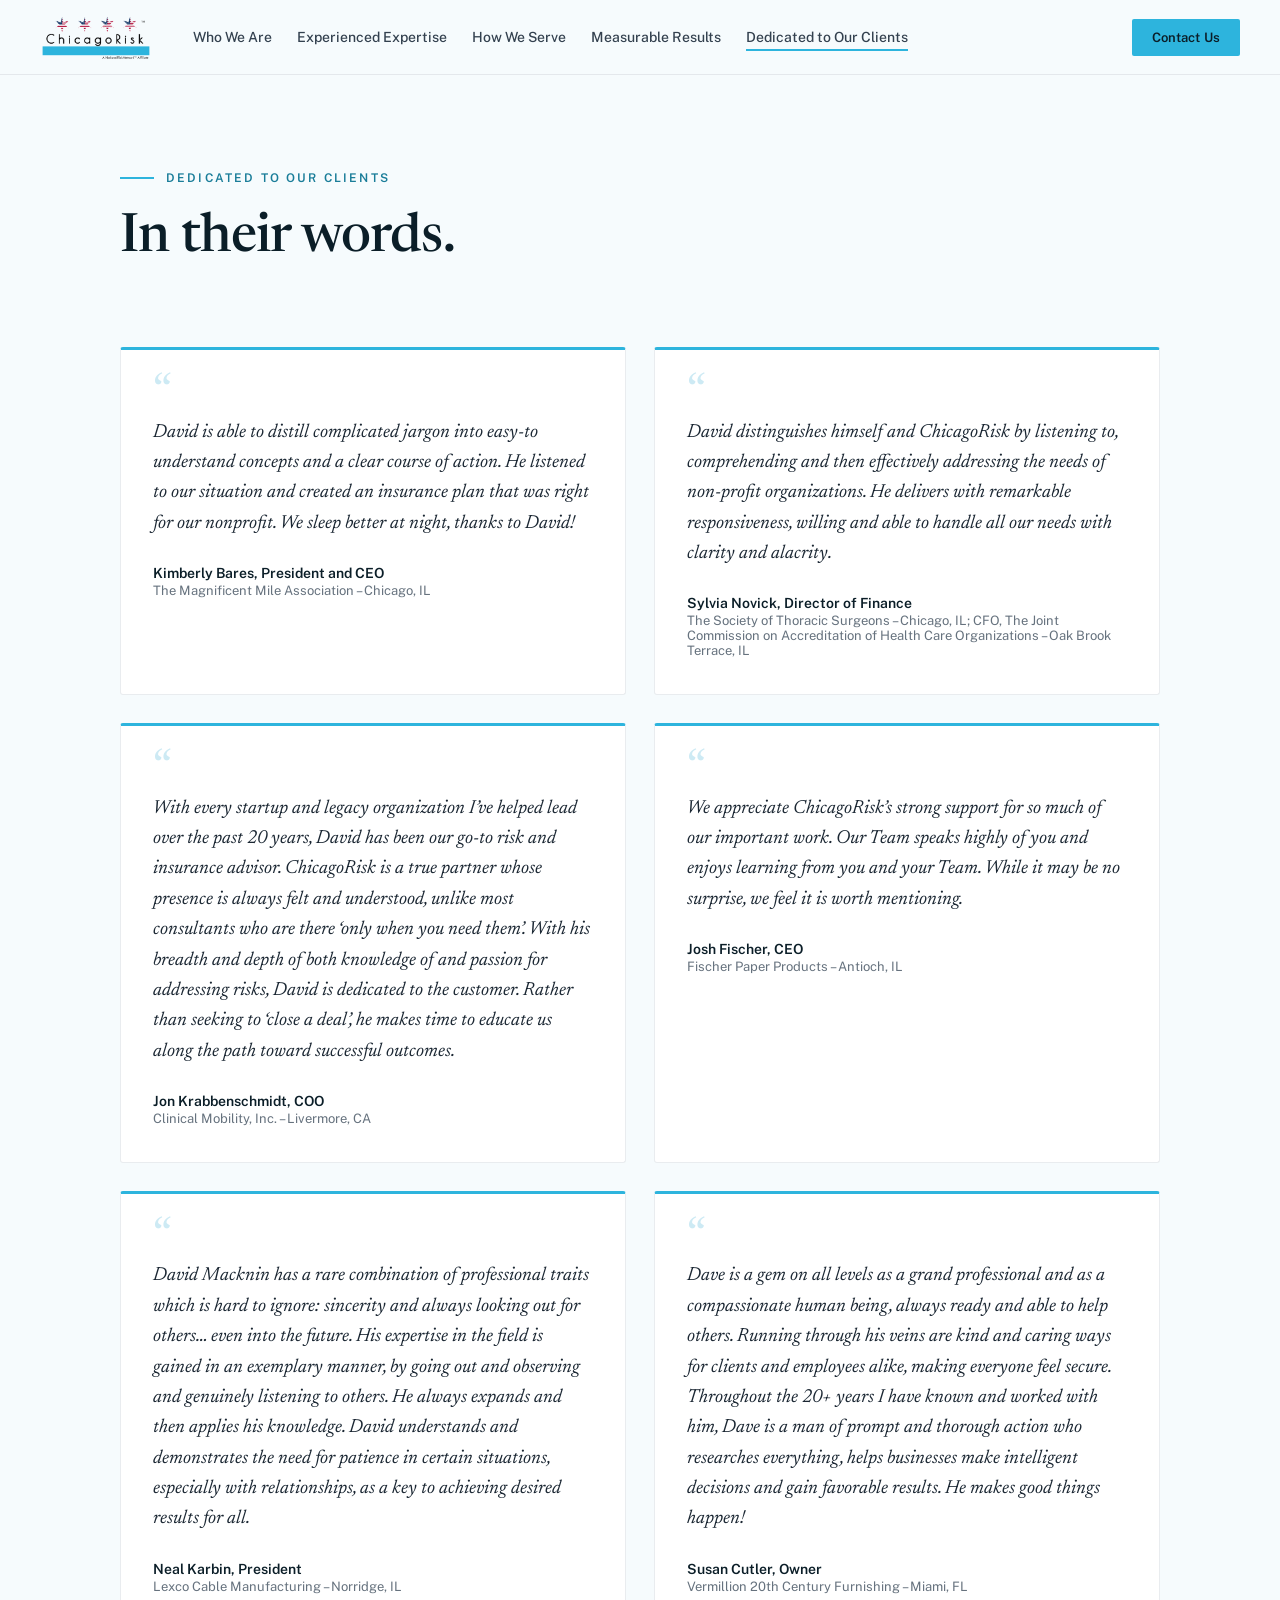
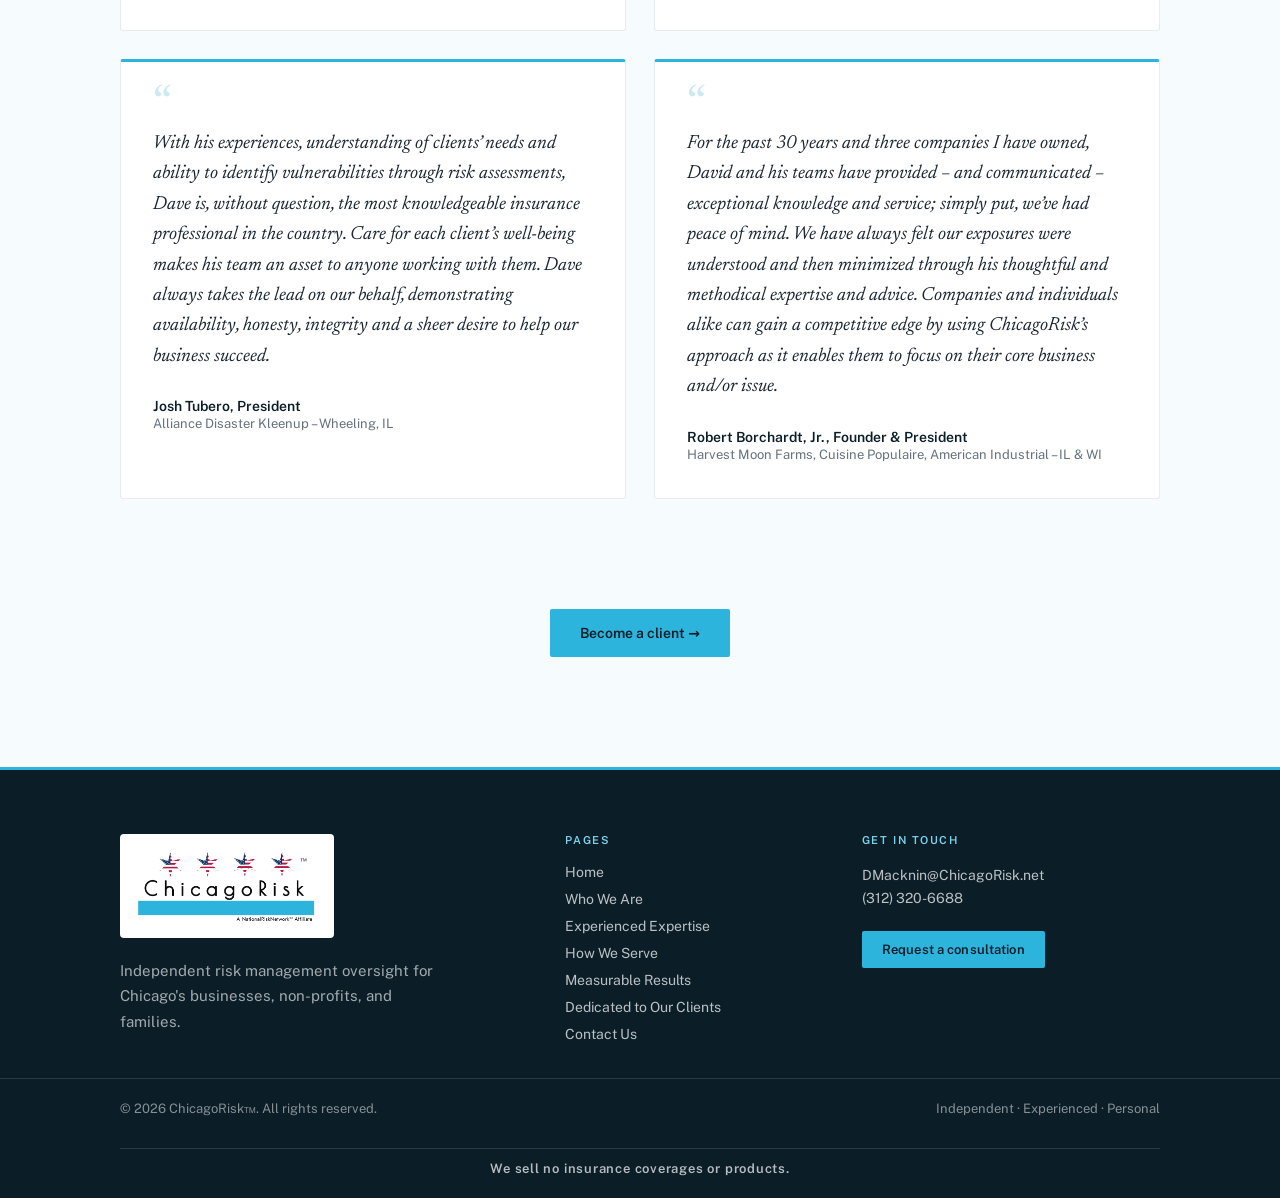
<file: testimonials.html>
<!DOCTYPE html>
<html lang="en">
<head>
  <meta charset="utf-8">
  <meta name="viewport" content="width=device-width, initial-scale=1">
  <title>Client Testimonials | ChicagoRisk</title>
  <meta name="description" content="Hear from ChicagoRisk clients about their experience with independent risk management oversight.">
  <link rel="canonical" href="https://www.chicagorisk.net/testimonials">
  <meta property="og:title" content="Client Testimonials | ChicagoRisk">
  <meta property="og:description" content="Hear from ChicagoRisk clients about their experience with independent risk management oversight.">
  <meta property="og:url" content="https://www.chicagorisk.net/testimonials">
  <meta property="og:type" content="website">
  <meta property="og:site_name" content="ChicagoRisk">
  <meta name="twitter:card" content="summary_large_image">
  <meta name="twitter:title" content="Client Testimonials | ChicagoRisk">
  <meta name="twitter:description" content="Hear from ChicagoRisk clients about their experience with independent risk management oversight.">
  <link rel="preconnect" href="https://fonts.googleapis.com">
  <link rel="preconnect" href="https://fonts.gstatic.com" crossorigin>
  <link href="https://fonts.googleapis.com/css2?family=Newsreader:ital,opsz,wght@0,6..72,400;0,6..72,500;0,6..72,600;1,6..72,400;1,6..72,500&family=Public+Sans:wght@400;500;600;700&display=swap" rel="stylesheet">
  <link rel="stylesheet" href="css/variables.css?v=2">
  <link rel="stylesheet" href="css/base.css?v=2">
  <link rel="stylesheet" href="css/layout.css?v=2">
  <link rel="stylesheet" href="css/components.css?v=2">
  <link rel="stylesheet" href="css/pages.css?v=2">
  <link rel="stylesheet" href="css/responsive.css?v=2">
  <link rel="icon" type="image/png" href="assets/images/CR_logo.png">
  <script type="application/ld+json">
  {
    "@context": "https://schema.org",
    "@type": "BreadcrumbList",
    "itemListElement": [
      { "@type": "ListItem", "position": 1, "name": "Home", "item": "https://www.chicagorisk.net/" },
      { "@type": "ListItem", "position": 2, "name": "Testimonials", "item": "https://www.chicagorisk.net/testimonials" }
    ]
  }
  </script>
</head>
<body>
  <a href="#main-content" class="skip-nav">Skip to main content</a>

  <div class="page-wrapper">

    <header>
      <nav class="site-nav" aria-label="Main navigation">
        <div class="nav-container">
          <div class="nav-left">
            <a href="index.html" class="logo" aria-label="ChicagoRisk home">
              <img src="assets/images/CR_logo.png" alt="ChicagoRisk" width="1440" height="649">
            </a>
            <button class="nav-toggle" aria-expanded="false" aria-controls="nav-menu" aria-label="Toggle navigation">
              <span class="nav-toggle-bar"></span>
              <span class="nav-toggle-bar"></span>
              <span class="nav-toggle-bar"></span>
            </button>
            <div class="nav-links" id="nav-menu">
            <a href="who-we-are.html" class="nav-link">Who We Are</a>
            <a href="expertise.html" class="nav-link">Experienced Expertise</a>
            <a href="how-we-serve.html" class="nav-link">How We Serve</a>
            <a href="results.html" class="nav-link">Measurable Results</a>
            <a href="testimonials.html" class="nav-link active" aria-current="page">Dedicated to Our Clients</a>
            <a href="contact.html" class="nav-link nav-link--contact">Contact Us</a>
            </div>
          </div>
          <a href="contact.html" class="btn-cta btn-cta--sm nav-cta">Contact Us</a>
        </div>
      </nav>
    </header>

    <main id="main-content">

      <section class="page-header">
        <div class="container">
          <div class="section-label">
            <div class="section-label__line" aria-hidden="true"></div>
            <div class="section-label__text">Dedicated to our clients</div>
          </div>
          <h1 class="page-title">In their words.</h1>
        </div>
      </section>

      <section class="testimonials-grid">
        <div class="container">
          <div class="testimonials-grid__inner">
            <div class="testimonial-card">
              <div class="testimonial-quote-mark" aria-hidden="true">&ldquo;</div>
              <p class="testimonial-text">David is able to distill complicated jargon into easy-to understand concepts and a clear course of action. He listened to our situation and created an insurance plan that was right for our nonprofit. We sleep better at night, thanks to David!</p>
              <div class="testimonial-author">
                <div>
                  <div class="testimonial-name">Kimberly Bares, President and CEO</div>
                  <div class="testimonial-title">The Magnificent Mile Association &ndash; Chicago, IL</div>
                </div>
              </div>
            </div>
            <div class="testimonial-card">
              <div class="testimonial-quote-mark" aria-hidden="true">&ldquo;</div>
              <p class="testimonial-text">David distinguishes himself and ChicagoRisk by listening to, comprehending and then effectively addressing the needs of non-profit organizations. He delivers with remarkable responsiveness, willing and able to handle all our needs with clarity and alacrity.</p>
              <div class="testimonial-author">
                <div>
                  <div class="testimonial-name">Sylvia Novick, Director of Finance</div>
                  <div class="testimonial-title">The Society of Thoracic Surgeons &ndash; Chicago, IL; CFO, The Joint Commission on Accreditation of Health Care Organizations &ndash; Oak Brook Terrace, IL</div>
                </div>
              </div>
            </div>
            <div class="testimonial-card">
              <div class="testimonial-quote-mark" aria-hidden="true">&ldquo;</div>
              <p class="testimonial-text">With every startup and legacy organization I&rsquo;ve helped lead over the past 20 years, David has been our go-to risk and insurance advisor. ChicagoRisk is a true partner whose presence is always felt and understood, unlike most consultants who are there &lsquo;only when you need them&rsquo;. With his breadth and depth of both knowledge of and passion for addressing risks, David is dedicated to the customer. Rather than seeking to &lsquo;close a deal&rsquo;, he makes time to educate us along the path toward successful outcomes.</p>
              <div class="testimonial-author">
                <div>
                  <div class="testimonial-name">Jon Krabbenschmidt, COO</div>
                  <div class="testimonial-title">Clinical Mobility, Inc. &ndash; Livermore, CA</div>
                </div>
              </div>
            </div>
            <div class="testimonial-card">
              <div class="testimonial-quote-mark" aria-hidden="true">&ldquo;</div>
              <p class="testimonial-text">We appreciate ChicagoRisk&rsquo;s strong support for so much of our important work. Our Team speaks highly of you and enjoys learning from you and your Team. While it may be no surprise, we feel it is worth mentioning.</p>
              <div class="testimonial-author">
                <div>
                  <div class="testimonial-name">Josh Fischer, CEO</div>
                  <div class="testimonial-title">Fischer Paper Products &ndash; Antioch, IL</div>
                </div>
              </div>
            </div>
            <div class="testimonial-card">
              <div class="testimonial-quote-mark" aria-hidden="true">&ldquo;</div>
              <p class="testimonial-text">David Macknin has a rare combination of professional traits which is hard to ignore: sincerity and always looking out for others&hellip; even into the future. His expertise in the field is gained in an exemplary manner, by going out and observing and genuinely listening to others. He always expands and then applies his knowledge. David understands and demonstrates the need for patience in certain situations, especially with relationships, as a key to achieving desired results for all.</p>
              <div class="testimonial-author">
                <div>
                  <div class="testimonial-name">Neal Karbin, President</div>
                  <div class="testimonial-title">Lexco Cable Manufacturing &ndash; Norridge, IL</div>
                </div>
              </div>
            </div>
            <div class="testimonial-card">
              <div class="testimonial-quote-mark" aria-hidden="true">&ldquo;</div>
              <p class="testimonial-text">Dave is a gem on all levels as a grand professional and as a compassionate human being, always ready and able to help others. Running through his veins are kind and caring ways for clients and employees alike, making everyone feel secure. Throughout the 20+ years I have known and worked with him, Dave is a man of prompt and thorough action who researches everything, helps businesses make intelligent decisions and gain favorable results. He makes good things happen!</p>
              <div class="testimonial-author">
                <div>
                  <div class="testimonial-name">Susan Cutler, Owner</div>
                  <div class="testimonial-title">Vermillion 20th Century Furnishing &ndash; Miami, FL</div>
                </div>
              </div>
            </div>
            <div class="testimonial-card">
              <div class="testimonial-quote-mark" aria-hidden="true">&ldquo;</div>
              <p class="testimonial-text">With his experiences, understanding of clients&rsquo; needs and ability to identify vulnerabilities through risk assessments, Dave is, without question, the most knowledgeable insurance professional in the country. Care for each client&rsquo;s well-being makes his team an asset to anyone working with them. Dave always takes the lead on our behalf, demonstrating availability, honesty, integrity and a sheer desire to help our business succeed.</p>
              <div class="testimonial-author">
                <div>
                  <div class="testimonial-name">Josh Tubero, President</div>
                  <div class="testimonial-title">Alliance Disaster Kleenup &ndash; Wheeling, IL</div>
                </div>
              </div>
            </div>
            <div class="testimonial-card">
              <div class="testimonial-quote-mark" aria-hidden="true">&ldquo;</div>
              <p class="testimonial-text">For the past 30 years and three companies I have owned, David and his teams have provided &ndash; and communicated &ndash; exceptional knowledge and service; simply put, we&rsquo;ve had peace of mind. We have always felt our exposures were understood and then minimized through his thoughtful and methodical expertise and advice. Companies and individuals alike can gain a competitive edge by using ChicagoRisk&rsquo;s approach as it enables them to focus on their core business and/or issue.</p>
              <div class="testimonial-author">
                <div>
                  <div class="testimonial-name">Robert Borchardt, Jr., Founder &amp; President</div>
                  <div class="testimonial-title">Harvest Moon Farms, Cuisine Populaire, American Industrial &ndash; IL &amp; WI</div>
                </div>
              </div>
            </div>
          </div>
        </div>
      </section>

      <section class="testimonials-cta">
        <a href="contact.html" class="btn-cta">Become a client →</a>
      </section>

    </main>

    <footer class="site-footer">
      <div class="footer-grid">
        <div>
          <div class="footer-logo">
            <img src="assets/images/CR_logo.png" alt="ChicagoRisk" width="1440" height="649">
          </div>
          <p class="footer-desc">Independent risk management oversight for Chicago's businesses, non-profits, and families.</p>
        </div>
        <nav aria-label="Footer navigation">
          <div class="footer-heading">Pages</div>
          <div class="footer-links">
            <a href="index.html" class="footer-link">Home</a>
            <a href="who-we-are.html" class="footer-link">Who We Are</a>
            <a href="expertise.html" class="footer-link">Experienced Expertise</a>
            <a href="how-we-serve.html" class="footer-link">How We Serve</a>
            <a href="results.html" class="footer-link">Measurable Results</a>
            <a href="testimonials.html" class="footer-link">Dedicated to Our Clients</a>
            <a href="contact.html" class="footer-link">Contact Us</a>
          </div>
        </nav>
        <div>
          <div class="footer-heading">Get in touch</div>
          <div class="footer-contact-text"><a href="mailto:DMacknin@ChicagoRisk.net" style="color:inherit;text-decoration:none">DMacknin@ChicagoRisk.net</a><br><a href="tel:+13123206688" style="color:inherit;text-decoration:none">(312) 320-6688</a></div>
          <a href="contact.html" class="btn-cta btn-cta--sm" style="margin-top:20px">Request a consultation</a>
        </div>
      </div>
      <div class="footer-bottom">
        <div class="footer-bottom-inner">
          <div class="footer-copy">&copy; 2026 ChicagoRisk&trade;. All rights reserved.</div>
          <div class="footer-copy">Independent · Experienced · Personal</div>
          <div style="flex-basis:100%;text-align:center;margin-top:12px;padding-top:12px;border-top:1px solid rgba(255,255,255,.12)"><div style="font:600 13px var(--cr-font-sans);letter-spacing:.06em;color:rgba(255,255,255,.7)">We sell no insurance coverages or products.</div></div>
        </div>
      </div>
    </footer>

  </div>

  <script src="js/main.js?v=2"></script>
</body>
</html>
</file>
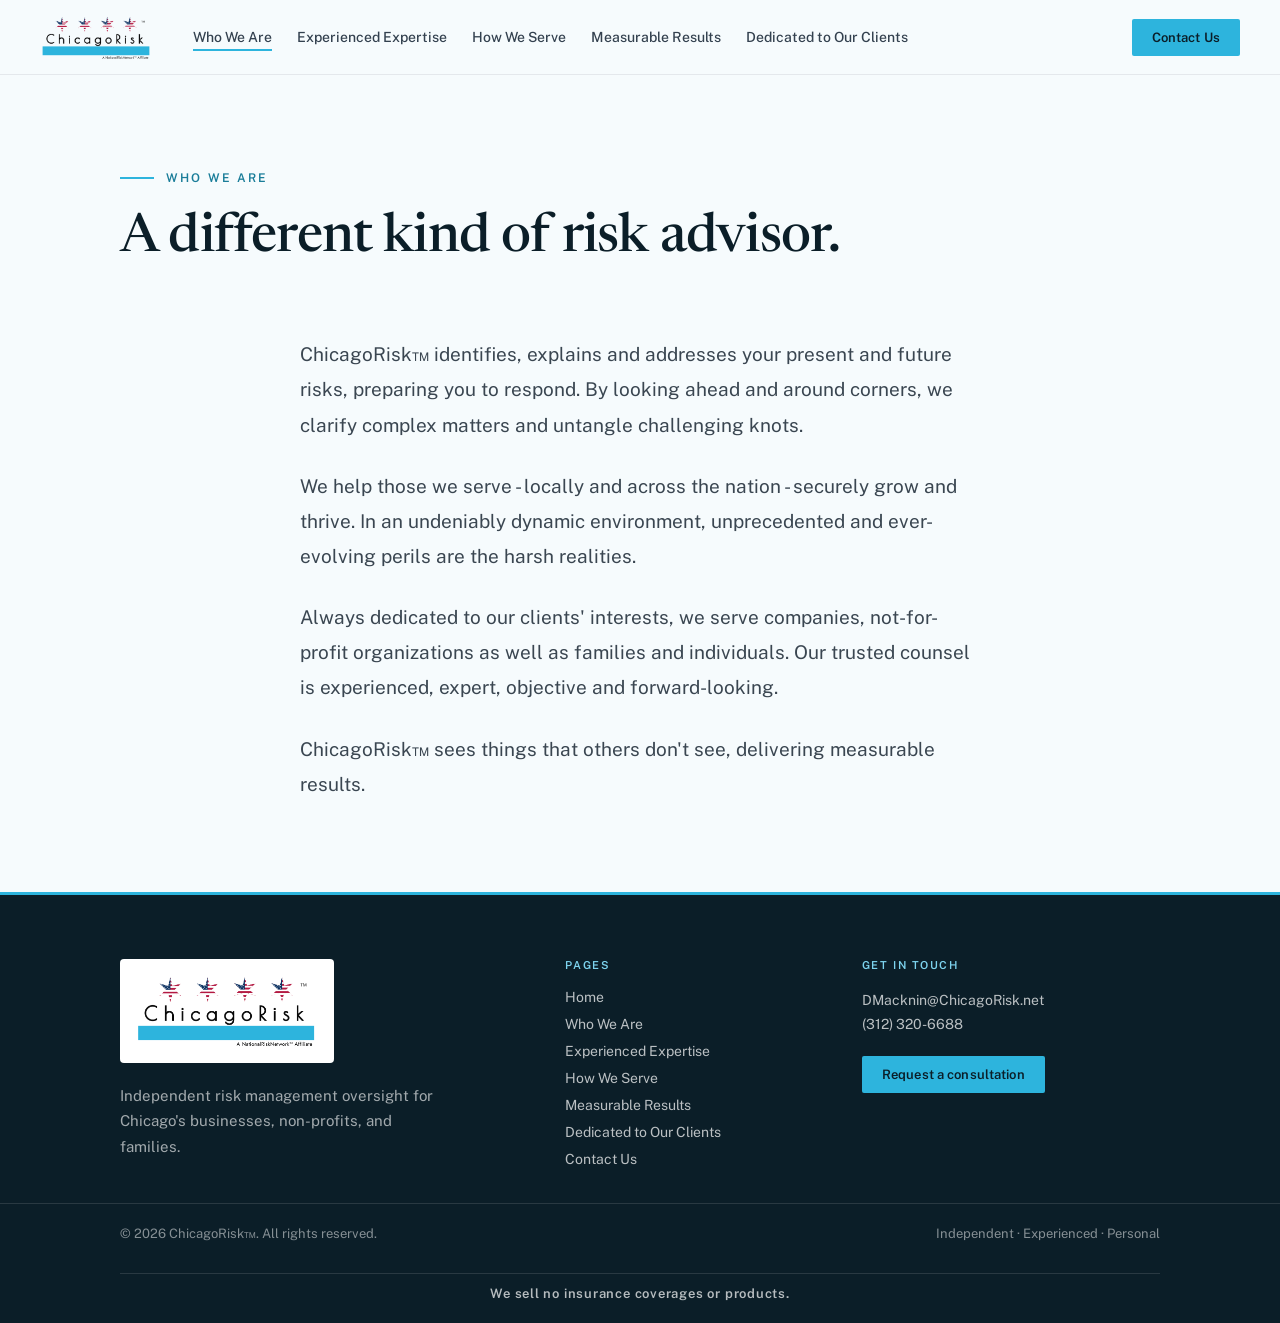
<file: who-we-are.html>
<!DOCTYPE html>
<html lang="en">
<head>
  <meta charset="utf-8">
  <meta name="viewport" content="width=device-width, initial-scale=1">
  <title>Who We Are | ChicagoRisk</title>
  <meta name="description" content="ChicagoRisk is an independent risk management advisory in Illinois. We sit on your side of the table, free of commissions and carrier quotas.">
  <link rel="canonical" href="https://www.chicagorisk.net/who-we-are">
  <meta property="og:title" content="Who We Are | ChicagoRisk">
  <meta property="og:description" content="An independent risk management advisory built on a simple conviction: every organization and family deserves an expert whose only loyalty is to them.">
  <meta property="og:url" content="https://www.chicagorisk.net/who-we-are">
  <meta property="og:type" content="website">
  <meta property="og:site_name" content="ChicagoRisk">
  <meta name="twitter:card" content="summary_large_image">
  <meta name="twitter:title" content="Who We Are | ChicagoRisk">
  <meta name="twitter:description" content="An independent risk management advisory built on a simple conviction: every organization and family deserves an expert whose only loyalty is to them.">
  <link rel="preconnect" href="https://fonts.googleapis.com">
  <link rel="preconnect" href="https://fonts.gstatic.com" crossorigin>
  <link href="https://fonts.googleapis.com/css2?family=Newsreader:ital,opsz,wght@0,6..72,400;0,6..72,500;0,6..72,600;1,6..72,400;1,6..72,500&family=Public+Sans:wght@400;500;600;700&display=swap" rel="stylesheet">
  <link rel="stylesheet" href="css/variables.css?v=2">
  <link rel="stylesheet" href="css/base.css?v=2">
  <link rel="stylesheet" href="css/layout.css?v=2">
  <link rel="stylesheet" href="css/components.css?v=2">
  <link rel="stylesheet" href="css/pages.css?v=2">
  <link rel="stylesheet" href="css/responsive.css?v=2">
  <link rel="icon" type="image/png" href="assets/images/CR_logo.png">
  <script type="application/ld+json">
  {
    "@context": "https://schema.org",
    "@type": "BreadcrumbList",
    "itemListElement": [
      { "@type": "ListItem", "position": 1, "name": "Home", "item": "https://www.chicagorisk.net/" },
      { "@type": "ListItem", "position": 2, "name": "Who We Are", "item": "https://www.chicagorisk.net/who-we-are" }
    ]
  }
  </script>
</head>
<body>
  <a href="#main-content" class="skip-nav">Skip to main content</a>

  <div class="page-wrapper">

    <header>
      <nav class="site-nav" aria-label="Main navigation">
        <div class="nav-container">
          <div class="nav-left">
            <a href="index.html" class="logo" aria-label="ChicagoRisk home">
              <img src="assets/images/CR_logo.png" alt="ChicagoRisk" width="1440" height="649">
            </a>
            <button class="nav-toggle" aria-expanded="false" aria-controls="nav-menu" aria-label="Toggle navigation">
              <span class="nav-toggle-bar"></span>
              <span class="nav-toggle-bar"></span>
              <span class="nav-toggle-bar"></span>
            </button>
            <div class="nav-links" id="nav-menu">
            <a href="who-we-are.html" class="nav-link active" aria-current="page">Who We Are</a>
            <a href="expertise.html" class="nav-link">Experienced Expertise</a>
            <a href="how-we-serve.html" class="nav-link">How We Serve</a>
            <a href="results.html" class="nav-link">Measurable Results</a>
            <a href="testimonials.html" class="nav-link">Dedicated to Our Clients</a>
            <a href="contact.html" class="nav-link nav-link--contact">Contact Us</a>
            </div>
          </div>
          <a href="contact.html" class="btn-cta btn-cta--sm nav-cta">Contact Us</a>
        </div>
      </nav>
    </header>

    <main id="main-content">

      <section class="page-header">
        <div class="container">
          <div class="section-label">
            <div class="section-label__line" aria-hidden="true"></div>
            <div class="section-label__text">Who we are</div>
          </div>
          <h1 class="page-title">A different kind of risk advisor.</h1>
        </div>
      </section>

      <section style="padding:30px 0 90px">
        <div class="container container--prose prose">
          <p>ChicagoRisk&trade; identifies, explains and addresses your present and future risks, preparing you to respond.  By looking ahead and around corners, we clarify complex matters and untangle challenging knots.</p>
          <p>We help those we serve - locally and across the nation - securely grow and thrive.  In an undeniably dynamic environment, unprecedented and ever-evolving perils are the harsh realities.</p>
          <p>Always dedicated to our clients' interests, we serve companies, not-for-profit organizations as well as families and individuals.  Our trusted counsel is experienced, expert, objective and forward-looking.</p>
          <p>ChicagoRisk&trade; sees things that others don't see, delivering measurable results.</p>
        </div>
      </section>

    </main>

    <footer class="site-footer">
      <div class="footer-grid">
        <div>
          <div class="footer-logo">
            <img src="assets/images/CR_logo.png" alt="ChicagoRisk" width="1440" height="649">
          </div>
          <p class="footer-desc">Independent risk management oversight for Chicago's businesses, non-profits, and families.</p>
        </div>
        <nav aria-label="Footer navigation">
          <div class="footer-heading">Pages</div>
          <div class="footer-links">
            <a href="index.html" class="footer-link">Home</a>
            <a href="who-we-are.html" class="footer-link">Who We Are</a>
            <a href="expertise.html" class="footer-link">Experienced Expertise</a>
            <a href="how-we-serve.html" class="footer-link">How We Serve</a>
            <a href="results.html" class="footer-link">Measurable Results</a>
            <a href="testimonials.html" class="footer-link">Dedicated to Our Clients</a>
            <a href="contact.html" class="footer-link">Contact Us</a>
          </div>
        </nav>
        <div>
          <div class="footer-heading">Get in touch</div>
          <div class="footer-contact-text"><a href="mailto:DMacknin@ChicagoRisk.net" style="color:inherit;text-decoration:none">DMacknin@ChicagoRisk.net</a><br><a href="tel:+13123206688" style="color:inherit;text-decoration:none">(312) 320-6688</a></div>
          <a href="contact.html" class="btn-cta btn-cta--sm" style="margin-top:20px">Request a consultation</a>
        </div>
      </div>
      <div class="footer-bottom">
        <div class="footer-bottom-inner">
          <div class="footer-copy">&copy; 2026 ChicagoRisk&trade;. All rights reserved.</div>
          <div class="footer-copy">Independent · Experienced · Personal</div>
          <div style="flex-basis:100%;text-align:center;margin-top:12px;padding-top:12px;border-top:1px solid rgba(255,255,255,.12)"><div style="font:600 13px var(--cr-font-sans);letter-spacing:.06em;color:rgba(255,255,255,.7)">We sell no insurance coverages or products.</div></div>
        </div>
      </div>
    </footer>

  </div>

  <script src="js/main.js?v=2"></script>
</body>
</html>
</file>
<file: css/variables.css>
:root {
  /* Colors - Primary */
  --cr-navy: #0B1E28;
  --cr-gold: #2db4dd;
  --cr-gold-hover: #2299bc;
  --cr-gold-dark: #1a7d99;
  --cr-gold-light: #7dd3ee;
  --cr-gold-muted: #cdeaf4;
  --cr-blue: #2C5F8A;

  /* Colors - Text */
  --cr-text-dark: #1B2733;
  --cr-text-primary: #33414F;
  --cr-text-secondary: #3a4651;
  --cr-text-tertiary: #56636F;
  --cr-text-muted: #66727E;
  --cr-text-faint: #65717D;

  /* Colors - Backgrounds */
  --cr-bg-page: #F6FBFD;
  --cr-bg-white: #FFFFFF;
  --cr-bg-input: #FAFBFC;

  /* Colors - Borders */
  --cr-border: #E4E8EC;
  --cr-border-light: #E9ECEF;
  --cr-border-input: #E0E4E8;
  --cr-border-faint: #EDF0F3;
  --cr-border-blue: #DCE6EE;

  /* Typography */
  --cr-font-serif: 'Newsreader', Georgia, serif;
  --cr-font-sans: 'Public Sans', system-ui, -apple-system, sans-serif;

  /* Layout */
  --cr-max-wide: 1280px;
  --cr-max-content: 1120px;
  --cr-max-cases: 1000px;
  --cr-max-prose: 760px;
  --cr-max-prose-wide: 900px;
  --cr-gutter: 40px;
  --cr-nav-height: 74px;

  /* Borders */
  --cr-radius-sm: 2px;
  --cr-radius-md: 3px;
  --cr-radius-lg: 4px;
  --cr-radius-icon: 8px;
}
</file>
<file: css/base.css>
*, *::before, *::after {
  margin: 0;
  padding: 0;
  box-sizing: border-box;
}

html {
  scroll-behavior: smooth;
}

body {
  margin: 0;
  background: var(--cr-bg-page);
  font-family: var(--cr-font-sans);
  color: var(--cr-text-primary);
}

::selection {
  background: var(--cr-gold);
  color: var(--cr-navy);
}

img {
  max-width: 100%;
  height: auto;
  display: block;
}

a {
  color: inherit;
  text-decoration: none;
}

@keyframes crBounce {
  0%, 100% { transform: translateY(0); }
  50% { transform: translateY(7px); }
}

:focus-visible {
  outline: 2px solid var(--cr-gold);
  outline-offset: 2px;
}

:focus:not(:focus-visible) {
  outline: none;
}

.skip-nav {
  position: absolute;
  left: -9999px;
  top: auto;
  width: 1px;
  height: 1px;
  overflow: hidden;
  z-index: 100;
  padding: 12px 24px;
  background: var(--cr-navy);
  color: #fff;
  font: 600 14px var(--cr-font-sans);
  text-decoration: none;
  border-radius: var(--cr-radius-sm);
}

.skip-nav:focus {
  position: fixed;
  top: 10px;
  left: 10px;
  width: auto;
  height: auto;
}

.visually-hidden {
  position: absolute;
  width: 1px;
  height: 1px;
  padding: 0;
  margin: -1px;
  overflow: hidden;
  clip: rect(0, 0, 0, 0);
  white-space: nowrap;
  border: 0;
}

@media (prefers-reduced-motion: reduce) {
  html { scroll-behavior: auto; }
  *, *::before, *::after {
    animation-duration: 0.01ms !important;
    animation-iteration-count: 1 !important;
    transition-duration: 0.01ms !important;
  }
}
</file>
<file: css/layout.css>
.page-wrapper {
  min-height: 100vh;
  background: var(--cr-bg-page);
  font-family: var(--cr-font-sans);
  color: var(--cr-text-primary);
}

/* ============ NAV ============ */
.site-nav {
  position: sticky;
  top: 0;
  z-index: 50;
  background: rgba(246, 251, 253, .88);
  backdrop-filter: blur(10px);
  -webkit-backdrop-filter: blur(10px);
  border-bottom: 1px solid var(--cr-border);
}

.nav-container {
  max-width: var(--cr-max-wide);
  margin: 0 auto;
  padding: 0 var(--cr-gutter);
  height: var(--cr-nav-height);
  display: flex;
  align-items: center;
  justify-content: space-between;
  gap: 24px;
}

.nav-left {
  display: flex;
  align-items: center;
  gap: 40px;
  flex: 1;
}

.logo {
  text-decoration: none;
  cursor: pointer;
  display: flex;
  align-items: center;
  white-space: nowrap;
}

.logo img { height: 51px; width: auto; display: block; }

.nav-links {
  display: flex;
  align-items: center;
  gap: 25px;
}

.nav-link {
  position: relative;
  color: var(--cr-text-primary);
  font: 500 14px var(--cr-font-sans);
  text-decoration: none;
  cursor: pointer;
  padding: 4px 0;
  transition: color 0.15s ease;
}

.nav-link:hover {
  color: var(--cr-navy);
}

.nav-link.active::after {
  content: '';
  position: absolute;
  left: 0;
  right: 0;
  bottom: -2px;
  height: 2px;
  background: var(--cr-gold);
}

.nav-link--contact {
  display: none;
}

.nav-toggle {
  display: none;
  flex-direction: column;
  align-items: center;
  justify-content: center;
  gap: 5px;
  min-width: 44px;
  min-height: 44px;
  padding: 8px;
  background: none;
  border: none;
  cursor: pointer;
}

.nav-toggle-bar {
  display: block;
  width: 22px;
  height: 2px;
  background: var(--cr-navy);
  border-radius: 1px;
  transition: transform 0.2s ease, opacity 0.2s ease;
}

/* ============ FOOTER ============ */
.site-footer {
  background: var(--cr-navy);
  border-top: 3px solid var(--cr-gold);
}

.footer-grid {
  max-width: var(--cr-max-content);
  margin: 0 auto;
  padding: 64px var(--cr-gutter) 36px;
  display: grid;
  grid-template-columns: 1.6fr 1fr 1.2fr;
  gap: 48px;
}

.footer-logo {
  display: inline-block;
  background: #fff;
  border-radius: var(--cr-radius-lg);
  padding: 10px 14px;
  margin-bottom: 16px;
}

.footer-logo img { height: 84px; width: auto; display: block; }

.footer-desc {
  font: 400 15px/1.7 var(--cr-font-sans);
  color: rgba(255, 255, 255, .62);
  margin: 0;
  max-width: 320px;
}

.footer-heading {
  font: 600 11px var(--cr-font-sans);
  letter-spacing: .14em;
  text-transform: uppercase;
  color: var(--cr-gold-light);
  margin-bottom: 18px;
}

.footer-links {
  display: flex;
  flex-direction: column;
  gap: 11px;
}

.footer-link {
  font: 400 14px var(--cr-font-sans);
  color: rgba(255, 255, 255, .72);
  text-decoration: none;
  cursor: pointer;
  transition: color 0.15s ease;
}

.footer-link:hover {
  color: var(--cr-gold);
}

.footer-contact-text {
  font: 400 14px/1.7 var(--cr-font-sans);
  color: rgba(255, 255, 255, .72);
}

.footer-bottom {
  border-top: 1px solid rgba(255, 255, 255, .12);
}

.footer-bottom-inner {
  max-width: var(--cr-max-content);
  margin: 0 auto;
  padding: 22px var(--cr-gutter);
  display: flex;
  justify-content: space-between;
  align-items: center;
  gap: 20px;
  flex-wrap: wrap;
}

.footer-copy {
  font: 400 13px var(--cr-font-sans);
  color: rgba(255, 255, 255, .5);
}
</file>
<file: css/components.css>
/* ============ SECTION LABEL ============ */
.section-label {
  display: flex;
  align-items: center;
  gap: 12px;
  margin-bottom: 24px;
}

.section-label--centered {
  display: inline-flex;
  margin-bottom: 30px;
}

.section-label__line {
  width: 34px;
  height: 1.5px;
  background: var(--cr-gold);
  flex: none;
}

.section-label--centered .section-label__line {
  width: 24px;
}

.section-label__text {
  font: 600 12px var(--cr-font-sans);
  letter-spacing: .18em;
  text-transform: uppercase;
  color: var(--cr-gold-dark);
}

/* ============ SUBSECTION LABEL ============ */
.subsection-label {
  font: 600 12px var(--cr-font-sans);
  letter-spacing: .16em;
  text-transform: uppercase;
  color: var(--cr-gold-dark);
}

/* ============ PAGE TITLES ============ */
.page-title {
  font-family: var(--cr-font-serif);
  font-weight: 500;
  font-size: 54px;
  line-height: 1.08;
  letter-spacing: -.015em;
  color: var(--cr-navy);
  margin: 0;
  max-width: 780px;
}

.page-subtitle {
  font: 400 19px/1.7 var(--cr-font-sans);
  color: var(--cr-text-tertiary);
  margin: 0;
}

/* ============ CONTAINERS ============ */
.container {
  max-width: var(--cr-max-content);
  margin: 0 auto;
  padding: 0 var(--cr-gutter);
}

.container--wide {
  max-width: var(--cr-max-wide);
}

.container--prose {
  max-width: var(--cr-max-prose);
}

.container--prose-wide {
  max-width: var(--cr-max-prose-wide);
}

.container--cases {
  max-width: var(--cr-max-cases);
}

/* ============ BUTTONS ============ */
.btn-cta {
  display: inline-flex;
  align-items: center;
  gap: 10px;
  background: var(--cr-gold);
  color: var(--cr-navy);
  font: 600 14px var(--cr-font-sans);
  padding: 16px 30px;
  border-radius: var(--cr-radius-sm);
  text-decoration: none;
  cursor: pointer;
  border: none;
  white-space: nowrap;
  transition: background 0.15s ease;
}

.btn-cta:hover {
  background: var(--cr-gold-hover);
}

.btn-cta--sm {
  font-size: 13px;
  letter-spacing: .01em;
  padding: 11px 20px;
  gap: 8px;
}

/* ============ LINK ARROW ============ */
.link-arrow {
  display: inline-flex;
  align-items: center;
  gap: 8px;
  color: var(--cr-blue);
  font: 600 15px var(--cr-font-sans);
  text-decoration: none;
  cursor: pointer;
  transition: gap 0.15s ease, color 0.15s ease;
}

.link-arrow:hover {
  gap: 13px;
  color: var(--cr-navy);
}

/* ============ CARDS ============ */
.card {
  background: var(--cr-bg-white);
  border: 1px solid var(--cr-border-light);
  border-radius: var(--cr-radius-md);
  padding: 34px 30px;
  overflow: hidden;
}

.card--gold-top {
  border-top: 3px solid var(--cr-gold);
}

.card--padded {
  padding: 44px 40px;
}

.card__img {
  width: calc(100% + 60px);
  max-width: none;
  height: 220px;
  object-fit: cover;
  object-position: center;
  display: block;
  margin: -34px -30px 24px;
  border-radius: var(--cr-radius-md) var(--cr-radius-md) 0 0;
}

.card__title {
  font-family: var(--cr-font-serif);
  font-weight: 600;
  font-size: 21px;
  color: var(--cr-navy);
  margin: 0 0 12px;
}

.card__text {
  font: 400 15px/1.7 var(--cr-font-sans);
  color: var(--cr-text-tertiary);
  margin: 0;
}

/* ============ BULLET LIST ============ */
.bullet-list {
  display: flex;
  flex-direction: column;
  gap: 13px;
}

.bullet-item {
  display: flex;
  align-items: flex-start;
  gap: 12px;
}

.bullet-dot {
  width: 7px;
  height: 7px;
  border-radius: 50%;
  background: var(--cr-gold);
  margin-top: 7px;
  flex: none;
}

.bullet-text {
  font: 400 15px/1.55 var(--cr-font-sans);
  color: var(--cr-text-secondary);
}

.bullet-text--lg {
  font-size: 16px;
}

/* ============ ICON BADGE ============ */
.icon-badge {
  width: 46px;
  height: 46px;
  border-radius: var(--cr-radius-icon);
  display: flex;
  align-items: center;
  justify-content: center;
  font-family: var(--cr-font-serif);
  font-size: 22px;
  margin-bottom: 24px;
}

.icon-badge--navy {
  background: var(--cr-navy);
  color: var(--cr-gold);
}

.icon-badge--blue {
  background: var(--cr-blue);
  color: #fff;
}

/* ============ TESTIMONIAL CARD ============ */
.testimonial-card {
  background: var(--cr-bg-white);
  border: 1px solid var(--cr-border-light);
  border-radius: var(--cr-radius-md);
  padding: 36px 32px;
  border-top: 3px solid var(--cr-gold);
}

.testimonial-quote-mark {
  font-family: var(--cr-font-serif);
  font-size: 48px;
  color: var(--cr-gold-muted);
  line-height: .4;
  margin-bottom: 12px;
}

.testimonial-text {
  font-family: var(--cr-font-serif);
  font-style: italic;
  font-size: 19px;
  line-height: 1.6;
  color: var(--cr-text-dark);
  margin: 0 0 26px;
}

.testimonial-author {
  display: flex;
  align-items: center;
  gap: 13px;
}

.testimonial-name {
  font: 600 14px var(--cr-font-sans);
  color: var(--cr-navy);
}

.testimonial-title {
  font: 400 13px var(--cr-font-sans);
  color: var(--cr-text-muted);
  margin-top: 2px;
}

/* ============ CASE STUDY CARD ============ */
.case-card {
  background: var(--cr-bg-white);
  border: 1px solid var(--cr-border-light);
  border-radius: var(--cr-radius-md);
  overflow: hidden;
  display: flex;
  flex-direction: column;
}

.case-body {
  padding: 38px 40px;
}

.case-label {
  font: 600 12px var(--cr-font-sans);
  letter-spacing: .14em;
  text-transform: uppercase;
  color: var(--cr-gold-dark);
  margin-bottom: 12px;
}

.case-title {
  font-family: var(--cr-font-serif);
  font-weight: 600;
  font-size: 25px;
  line-height: 1.2;
  color: var(--cr-navy);
  margin: 0 0 24px;
}

.case-details {
  display: flex;
  flex-direction: column;
  gap: 16px;
}

.case-detail-label {
  font: 600 11px var(--cr-font-sans);
  letter-spacing: .12em;
  text-transform: uppercase;
  color: var(--cr-text-faint);
  margin-bottom: 5px;
}

.case-detail-text {
  font: 400 15px/1.65 var(--cr-font-sans);
  color: var(--cr-text-secondary);
  margin: 0;
}

.case-outcome {
  background: var(--cr-navy);
  height: 300px;
}

.case-outcome-img {
  width: 100%;
  height: 100%;
  object-fit: cover;
  display: block;
}

/* ============ CTA BAND ============ */
.cta-band {
  background: var(--cr-navy);
  padding: 96px 0;
}

.cta-band__inner {
  max-width: var(--cr-max-content);
  margin: 0 auto;
  padding: 0 var(--cr-gutter);
  display: flex;
  align-items: center;
  justify-content: space-between;
  gap: 40px;
  flex-wrap: wrap;
}

.cta-band__title {
  font-family: var(--cr-font-serif);
  font-weight: 500;
  font-size: 38px;
  line-height: 1.15;
  color: #fff;
  margin: 0 0 10px;
}

.cta-band__text {
  font: 400 17px/1.6 var(--cr-font-sans);
  color: rgba(255, 255, 255, .7);
  margin: 0;
}

/* ============ PROSE ============ */
.prose {
  font: 400 19px/1.85 var(--cr-font-sans);
  color: var(--cr-text-secondary);
}

.prose p {
  margin: 0 0 26px;
}

.prose p:last-child {
  margin-bottom: 0;
}

.prose--sm {
  font-size: 18px;
  line-height: 1.8;
}

.prose--sm p {
  margin-bottom: 20px;
}

/* ============ CONTACT BOX ============ */
.contact-box {
  background: var(--cr-navy);
  border-radius: var(--cr-radius-lg);
  padding: 34px 32px;
  margin-bottom: 24px;
}

.contact-box__heading {
  font: 600 12px var(--cr-font-sans);
  letter-spacing: .14em;
  text-transform: uppercase;
  color: var(--cr-gold-light);
  margin-bottom: 22px;
}

.contact-box__items {
  display: flex;
  flex-direction: column;
  gap: 18px;
}

.contact-box__label {
  font: 600 11px var(--cr-font-sans);
  letter-spacing: .1em;
  text-transform: uppercase;
  color: rgba(255, 255, 255, .5);
  margin-bottom: 5px;
}

.contact-box__value {
  font: 400 16px var(--cr-font-sans);
  color: #fff;
}

.contact-box__value--multiline {
  line-height: 1.5;
}

/* ============ PLACEHOLDER IMAGE ============ */
.placeholder-img {
  position: relative;
  border: 1px solid var(--cr-border);
  border-radius: var(--cr-radius-md);
  background: repeating-linear-gradient(135deg, #e9edf1 0 12px, #e2e7ec 12px 24px);
  display: flex;
  align-items: center;
  justify-content: center;
}

.placeholder-img__text {
  color: var(--cr-text-faint);
  font: 12px var(--cr-font-sans);
}

.placeholder-map {
  height: 200px;
  border: 1px solid var(--cr-border);
  border-radius: var(--cr-radius-lg);
  background: repeating-linear-gradient(135deg, #eef1f4 0 14px, #e7ebef 14px 28px);
  display: flex;
  align-items: center;
  justify-content: center;
  color: var(--cr-text-faint);
  font: 12px var(--cr-font-sans);
}
</file>
<file: css/pages.css>
/* ============ HOME - HERO ============ */
.hero {
  position: relative;
  min-height: 78vh;
  display: flex;
  align-items: center;
  background-image:
    linear-gradient(180deg, rgba(16, 35, 67, .45) 0%, rgba(16, 35, 67, .74) 100%),
    repeating-linear-gradient(135deg, #41576f 0 16px, #3a4f66 16px 32px);
  background-size: cover;
  background-position: center;
}

.hero__placeholder-label {
  position: absolute;
  top: 14px;
  right: 18px;
  color: rgba(255, 255, 255, .5);
  font: 11px var(--cr-font-sans);
  letter-spacing: .04em;
}

.hero__content {
  max-width: var(--cr-max-wide);
  margin: 0 auto;
  padding: 0 var(--cr-gutter);
  width: 100%;
}

.hero__inner {
  max-width: 780px;
}

.hero__label {
  display: flex;
  align-items: center;
  gap: 12px;
  margin-bottom: 26px;
}

.hero__label-line {
  width: 34px;
  height: 1.5px;
  background: var(--cr-gold);
}

.hero__label-text {
  font: 600 12px var(--cr-font-sans);
  letter-spacing: .18em;
  text-transform: uppercase;
  color: var(--cr-gold-light);
}

.hero h1 {
  font-family: var(--cr-font-serif);
  font-weight: 500;
  font-size: 68px;
  line-height: 1.04;
  letter-spacing: -.015em;
  color: #fff;
  margin: 0 0 24px;
}

.hero__subtitle {
  font: 400 20px/1.6 var(--cr-font-sans);
  color: rgba(255, 255, 255, .86);
  margin: 0 0 38px;
  max-width: 620px;
}

.hero__scroll {
  position: absolute;
  bottom: 24px;
  left: 50%;
  transform: translateX(-50%);
  color: rgba(255, 255, 255, .6);
  font-size: 22px;
  animation: crBounce 2.4s ease-in-out infinite;
}

/* ============ HOME - MISSION ============ */
.mission {
  padding: 120px 0;
  text-align: center;
}

.mission__text {
  font-family: var(--cr-font-serif);
  font-weight: 400;
  font-size: 34px;
  line-height: 1.42;
  letter-spacing: -.01em;
  color: var(--cr-text-dark);
  margin: 0;
}

.mission__text em {
  font-style: italic;
  color: var(--cr-navy);
}

/* ============ HOME - PILLARS ============ */
.pillars {
  padding: 20px 0 120px;
}

.pillars__grid {
  max-width: var(--cr-max-content);
  margin: 0 auto;
  padding: 0 var(--cr-gutter);
  display: grid;
  grid-template-columns: repeat(3, 1fr);
  gap: 56px;
}

.pillar__number {
  font-family: var(--cr-font-serif);
  font-size: 30px;
  color: var(--cr-gold);
  margin-bottom: 18px;
}

.pillar__title {
  font-family: var(--cr-font-serif);
  font-weight: 600;
  font-size: 23px;
  color: var(--cr-navy);
  margin: 0 0 12px;
}

.pillar__text {
  font: 400 16px/1.7 var(--cr-font-sans);
  color: var(--cr-text-tertiary);
  margin: 0;
}

/* ============ HOME - PRINCIPAL TEASER ============ */
.principal-teaser {
  padding: 0 0 120px;
}

.principal-teaser__grid {
  max-width: var(--cr-max-content);
  margin: 0 auto;
  padding: 0 var(--cr-gutter);
  display: grid;
  grid-template-columns: 0.85fr 1fr;
  gap: 72px;
  align-items: center;
}

.principal-teaser__photo {
  aspect-ratio: 4/5;
}

.principal-teaser__title {
  font-family: var(--cr-font-serif);
  font-weight: 500;
  font-size: 40px;
  line-height: 1.15;
  letter-spacing: -.01em;
  color: var(--cr-navy);
  margin: 0 0 20px;
}

.principal-teaser__text {
  font: 400 17px/1.75 var(--cr-font-sans);
  color: var(--cr-text-tertiary);
  margin: 0 0 28px;
}

/* ============ HOME - TESTIMONIAL BAND ============ */
.home-testimonial {
  padding: 104px 0;
  background: var(--cr-bg-white);
  border-top: 1px solid var(--cr-border-faint);
  border-bottom: 1px solid var(--cr-border-faint);
}

.home-testimonial__inner {
  max-width: 880px;
  margin: 0 auto;
  padding: 0 var(--cr-gutter);
  text-align: center;
}

.home-testimonial__mark {
  font-family: var(--cr-font-serif);
  font-size: 64px;
  color: var(--cr-gold-muted);
  line-height: .4;
  margin-bottom: 10px;
}

.home-testimonial__quote {
  font-family: var(--cr-font-serif);
  font-style: normal;
  font-weight: 400;
  font-size: 30px;
  line-height: 1.5;
  color: var(--cr-text-dark);
  margin: 0 0 28px;
}

.home-testimonial__name {
  font: 600 14px var(--cr-font-sans);
  letter-spacing: .04em;
  color: var(--cr-navy);
}

.home-testimonial__title {
  font: 400 13px var(--cr-font-sans);
  color: var(--cr-text-muted);
  margin-top: 4px;
}

/* ============ INNER PAGE HEADER ============ */
.page-header {
  padding: 96px 0 40px;
}

.page-header--with-sub {
  padding-bottom: 40px;
}

/* ============ WHO WE ARE - HOW WE WORK ============ */
.how-we-work {
  padding: 0 0 110px;
}

.how-we-work__grid {
  display: grid;
  grid-template-columns: repeat(3, 1fr);
  gap: 32px;
}

/* ============ EXPERTISE - PRINCIPAL DETAIL ============ */
.expertise-principal {
  padding: 30px 0 80px;
}

.expertise-principal__grid {
  max-width: var(--cr-max-content);
  margin: 0 auto;
  padding: 0 var(--cr-gutter);
  display: grid;
  grid-template-columns: 0.8fr 1fr;
  gap: 64px;
  align-items: start;
}

.expertise-principal__photo {
  aspect-ratio: 4/5;
}

.expertise-principal__name {
  font-family: var(--cr-font-serif);
  font-weight: 600;
  font-size: 30px;
  color: var(--cr-navy);
  margin: 0 0 4px;
}

.expertise-principal__role {
  font: 600 14px var(--cr-font-sans);
  letter-spacing: .04em;
  color: var(--cr-gold-dark);
  margin-bottom: 24px;
}

.expertise-principal__quals-label {
  font: 600 12px var(--cr-font-sans);
  letter-spacing: .14em;
  text-transform: uppercase;
  color: var(--cr-text-muted);
  margin-bottom: 16px;
}

/* ============ EXPERTISE - BACKGROUND ============ */
.expertise-background {
  padding: 0 0 30px;
}

/* ============ EXPERTISE - AWARDS ============ */
.awards {
  padding: 60px 0;
}

.awards__grid {
  display: grid;
  grid-template-columns: repeat(3, 1fr);
  gap: 28px;
}

.award-card {
  background: var(--cr-bg-white);
  border: 1px solid var(--cr-border-light);
  border-radius: var(--cr-radius-md);
  padding: 30px;
  border-top: 3px solid var(--cr-gold);
}

.award-card__title {
  font-family: var(--cr-font-serif);
  font-size: 22px;
  color: var(--cr-navy);
  margin-bottom: 8px;
}

.award-card__detail {
  font: 400 14px/1.6 var(--cr-font-sans);
  color: var(--cr-text-tertiary);
}

/* ============ EXPERTISE - COMMUNITY ============ */
.community {
  padding: 30px 0 110px;
}

/* ============ HOW WE SERVE ============ */
.serve-cards {
  padding: 36px 0 110px;
}

.serve-cards__grid {
  display: grid;
  grid-template-columns: 1fr 1fr;
  gap: 32px;
}

.serve-card__title {
  font-family: var(--cr-font-serif);
  font-weight: 600;
  font-size: 26px;
  line-height: 1.2;
  color: var(--cr-navy);
  margin: 0 0 8px;
}

.serve-card__subtitle {
  font: 600 14px var(--cr-font-sans);
  letter-spacing: .03em;
  color: var(--cr-gold-dark);
  margin-bottom: 20px;
}

.serve-card__text {
  font: 400 16px/1.7 var(--cr-font-sans);
  color: var(--cr-text-tertiary);
  margin: 0 0 24px;
}

.serve-cta {
  padding: 0 0 110px;
  text-align: center;
}

/* ============ RESULTS ============ */
.results-list {
  padding: 40px 0 110px;
}

.results-list__stack {
  display: flex;
  flex-direction: column;
  gap: 28px;
}

/* ============ TESTIMONIALS ============ */
.testimonials-grid {
  padding: 40px 0 110px;
}

.testimonials-grid__inner {
  display: grid;
  grid-template-columns: repeat(2, 1fr);
  gap: 28px;
}

.testimonials-cta {
  padding: 0 0 110px;
  text-align: center;
}

/* ============ CONTACT ============ */
.contact-skyline {
  padding: 24px 0 60px;
}

.contact-skyline__img {
  position: relative;
  height: 240px;
  border: 1px solid var(--cr-border-blue);
  border-radius: var(--cr-radius-lg);
  background-image:
    linear-gradient(180deg, rgba(214, 230, 242, .35), rgba(255, 255, 255, 0)),
    repeating-linear-gradient(135deg, #e3eef6 0 16px, #dae8f2 16px 32px);
  display: flex;
  align-items: flex-end;
  padding: 24px 28px;
}

.contact-skyline__placeholder {
  position: absolute;
  top: 12px;
  right: 16px;
  color: #92a6b6;
  font: 11px var(--cr-font-sans);
}

.contact-skyline__tagline {
  font-family: var(--cr-font-serif);
  font-style: italic;
  font-size: 24px;
  color: var(--cr-blue);
}

.contact-form-section {
  padding: 0 0 110px;
}

.contact-form-grid {
  display: grid;
  grid-template-columns: 1.5fr 1fr;
  gap: 48px;
  align-items: start;
}

.contact-form-grid--centered {
  grid-template-columns: 1.2fr 1fr;
  align-items: start;
}

.contact-form-card {
  background: var(--cr-bg-white);
  border: 1px solid var(--cr-border-light);
  border-radius: var(--cr-radius-lg);
  padding: 40px;
}

.contact-form-card__heading {
  font: 600 12px var(--cr-font-sans);
  letter-spacing: .14em;
  text-transform: uppercase;
  color: var(--cr-gold-dark);
  margin-bottom: 8px;
}

.contact-form-card__hint {
  font: 400 14px var(--cr-font-sans);
  color: var(--cr-text-muted);
  margin: 0 0 28px;
}

.form-fields {
  display: flex;
  flex-direction: column;
  gap: 20px;
}

.form-label {
  font: 600 13px var(--cr-font-sans);
  color: var(--cr-text-primary);
  margin-bottom: 8px;
}

.form-input {
  height: 46px;
  border: 1px solid var(--cr-border-input);
  border-radius: var(--cr-radius-sm);
  background: var(--cr-bg-input);
}

.form-input--select {
  display: flex;
  align-items: center;
  justify-content: space-between;
  padding: 0 16px;
}

.form-input--select span {
  font: 400 14px var(--cr-font-sans);
  color: var(--cr-text-faint);
}

.form-textarea {
  height: 120px;
  border: 1px solid var(--cr-border-input);
  border-radius: var(--cr-radius-sm);
  background: var(--cr-bg-input);
}

.form-row-2 {
  display: grid;
  grid-template-columns: 1fr 1fr;
  gap: 16px;
}
</file>
<file: css/responsive.css>
/* ============ TABLET (768px and below) ============ */
@media (max-width: 768px) {
  :root {
    --cr-gutter: 24px;
  }

  /* Nav */
  .nav-left {
    gap: 0;
  }

  .nav-toggle {
    display: flex;
    align-items: center;
    justify-content: center;
    min-width: 44px;
    min-height: 44px;
    padding: 0;
    margin-left: auto;
  }

  .nav-links {
    display: none;
    position: absolute;
    top: var(--cr-nav-height);
    left: 0;
    right: 0;
    flex-direction: column;
    align-items: stretch;
    background: rgba(246, 248, 250, .97);
    backdrop-filter: blur(10px);
    -webkit-backdrop-filter: blur(10px);
    box-shadow: 0 12px 24px rgba(11, 30, 40, .12);
    border-bottom: 1px solid var(--cr-border);
    padding: 8px var(--cr-gutter);
    gap: 0;
    z-index: 60;
  }

  .nav-links.open {
    display: flex;
  }

  .nav-link {
    display: block;
    width: 100%;
    padding: 16px 4px;
    font-size: 15px;
    border-bottom: 1px solid var(--cr-border);
  }

  .nav-links a:last-child {
    border-bottom: none;
  }

  .nav-link.active::after {
    bottom: 10px;
  }

  .btn-cta--sm.nav-cta {
    display: none;
  }

  .nav-link--contact {
    display: block;
    margin-top: 6px;
    padding-top: 14px;
    border-top: 1px solid var(--cr-border);
    color: var(--cr-gold);
    font-weight: 600;
  }

  /* Hero */
  .hero {
    min-height: 65vh;
  }

  .hero h1 {
    font-size: 44px;
  }

  .hero__subtitle {
    font-size: 17px;
  }

  /* Mission */
  .mission {
    padding: 80px 0;
  }

  .mission__text {
    font-size: 26px;
  }

  /* Pillars */
  .pillars {
    padding: 20px 0 80px;
  }

  .pillars__grid {
    grid-template-columns: 1fr;
    gap: 40px;
  }

  /* Principal Teaser */
  .principal-teaser {
    padding: 0 0 80px;
  }

  .principal-teaser__grid {
    grid-template-columns: 1fr;
    gap: 40px;
  }

  .principal-teaser__photo {
    max-width: 360px;
  }

  .principal-teaser__title {
    font-size: 32px;
  }

  /* Home Testimonial */
  .home-testimonial {
    padding: 72px 0;
  }

  .home-testimonial__quote {
    font-size: 24px;
  }

  /* CTA Band */
  .cta-band {
    padding: 64px 0;
  }

  .cta-band__inner {
    flex-direction: column;
    align-items: flex-start;
    gap: 24px;
  }

  .cta-band__title {
    font-size: 30px;
  }

  /* Page Headers */
  .page-header {
    padding: 64px 0 30px;
  }

  .page-title {
    font-size: 38px;
  }

  .page-subtitle {
    font-size: 17px;
  }

  /* Prose */
  .prose {
    font-size: 17px;
    line-height: 1.75;
  }

  .prose--sm {
    font-size: 16px;
  }

  /* How We Work */
  .how-we-work {
    padding: 0 0 80px;
  }

  .how-we-work__grid {
    grid-template-columns: 1fr;
    gap: 20px;
  }

  /* Expertise Principal */
  .expertise-principal {
    padding: 24px 0 60px;
  }

  .expertise-principal__grid {
    grid-template-columns: 1fr;
    gap: 36px;
  }

  .expertise-principal__photo {
    max-width: 320px;
  }

  .expertise-principal__name {
    font-size: 26px;
  }

  /* Awards */
  .awards__grid {
    grid-template-columns: 1fr;
    gap: 16px;
  }

  /* Community */
  .community {
    padding: 30px 0 80px;
  }

  /* Serve Cards */
  .serve-cards {
    padding: 24px 0 80px;
  }

  .serve-cards__grid {
    grid-template-columns: 1fr;
    gap: 24px;
  }

  .serve-cta {
    padding: 0 0 80px;
  }

  /* Case Studies */
  .case-outcome {
    height: 220px;
  }

  .results-list {
    padding: 24px 0 80px;
  }

  /* Testimonials */
  .testimonials-grid {
    padding: 24px 0 80px;
  }

  .testimonials-grid__inner {
    grid-template-columns: 1fr;
    gap: 20px;
  }

  .testimonials-cta {
    padding: 0 0 80px;
  }

  /* Contact */
  .contact-skyline__img {
    height: 180px;
  }

  .contact-form-section {
    padding: 0 0 80px;
  }

  .contact-form-grid {
    grid-template-columns: 1fr;
    gap: 32px;
  }

  /* Footer */
  .footer-grid {
    grid-template-columns: 1fr;
    gap: 36px;
    padding: 48px var(--cr-gutter) 28px;
  }

  .footer-bottom-inner {
    flex-direction: column;
    gap: 8px;
    text-align: center;
  }
}

/* ============ MOBILE (480px and below) ============ */
@media (max-width: 480px) {
  :root {
    --cr-gutter: 18px;
  }

  .hero {
    min-height: 55vh;
  }

  .hero h1 {
    font-size: 34px;
  }

  .hero__subtitle {
    font-size: 16px;
    margin-bottom: 28px;
  }

  .btn-cta {
    padding: 14px 24px;
    font-size: 13px;
    width: 100%;
    justify-content: center;
  }

  .btn-cta--sm {
    width: auto;
  }

  .mission__text {
    font-size: 22px;
  }

  .page-title {
    font-size: 30px;
  }

  .principal-teaser__title {
    font-size: 28px;
  }

  .home-testimonial__quote {
    font-size: 20px;
  }

  .cta-band__title {
    font-size: 26px;
  }

  .serve-card__title {
    font-size: 22px;
  }

  .case-title {
    font-size: 21px;
  }

  .contact-skyline__tagline {
    font-size: 20px;
  }

  .form-row-2 {
    grid-template-columns: 1fr;
  }

  .card--padded {
    padding: 30px 24px;
  }
}
</file>
